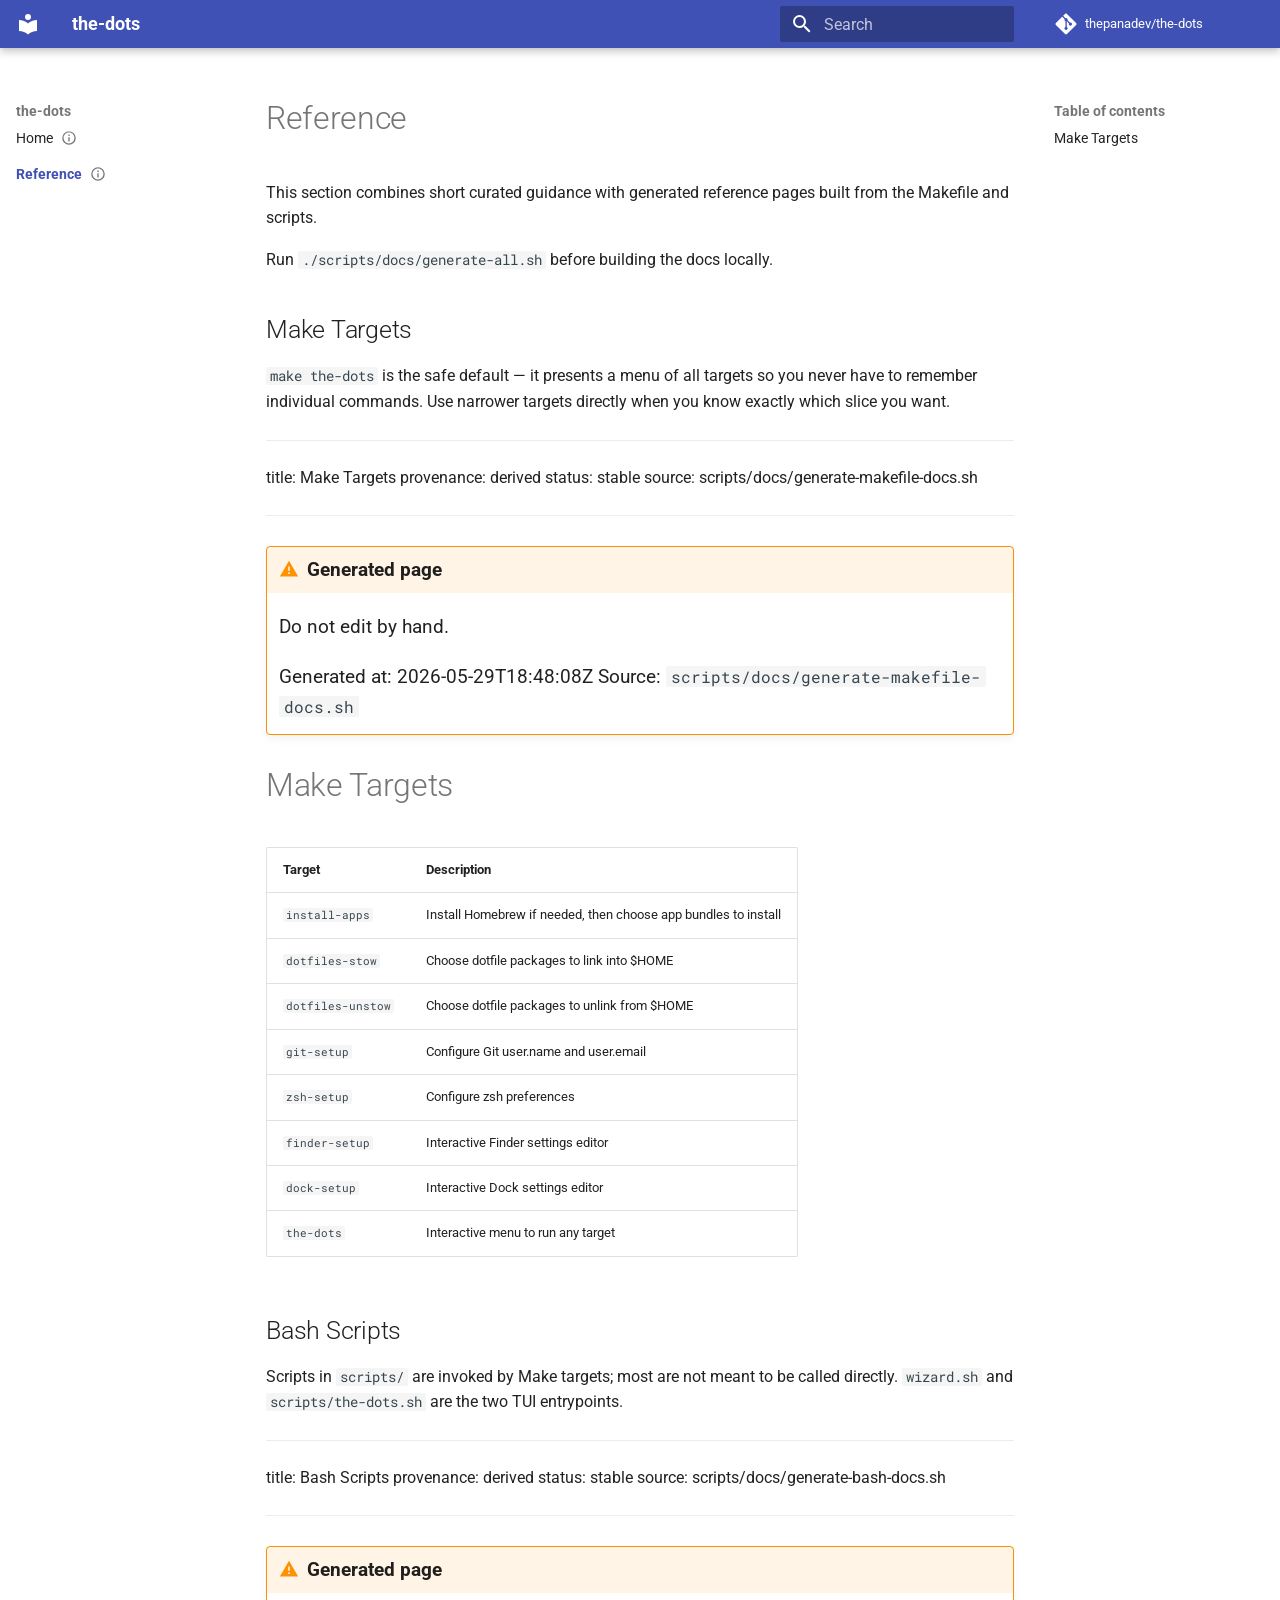
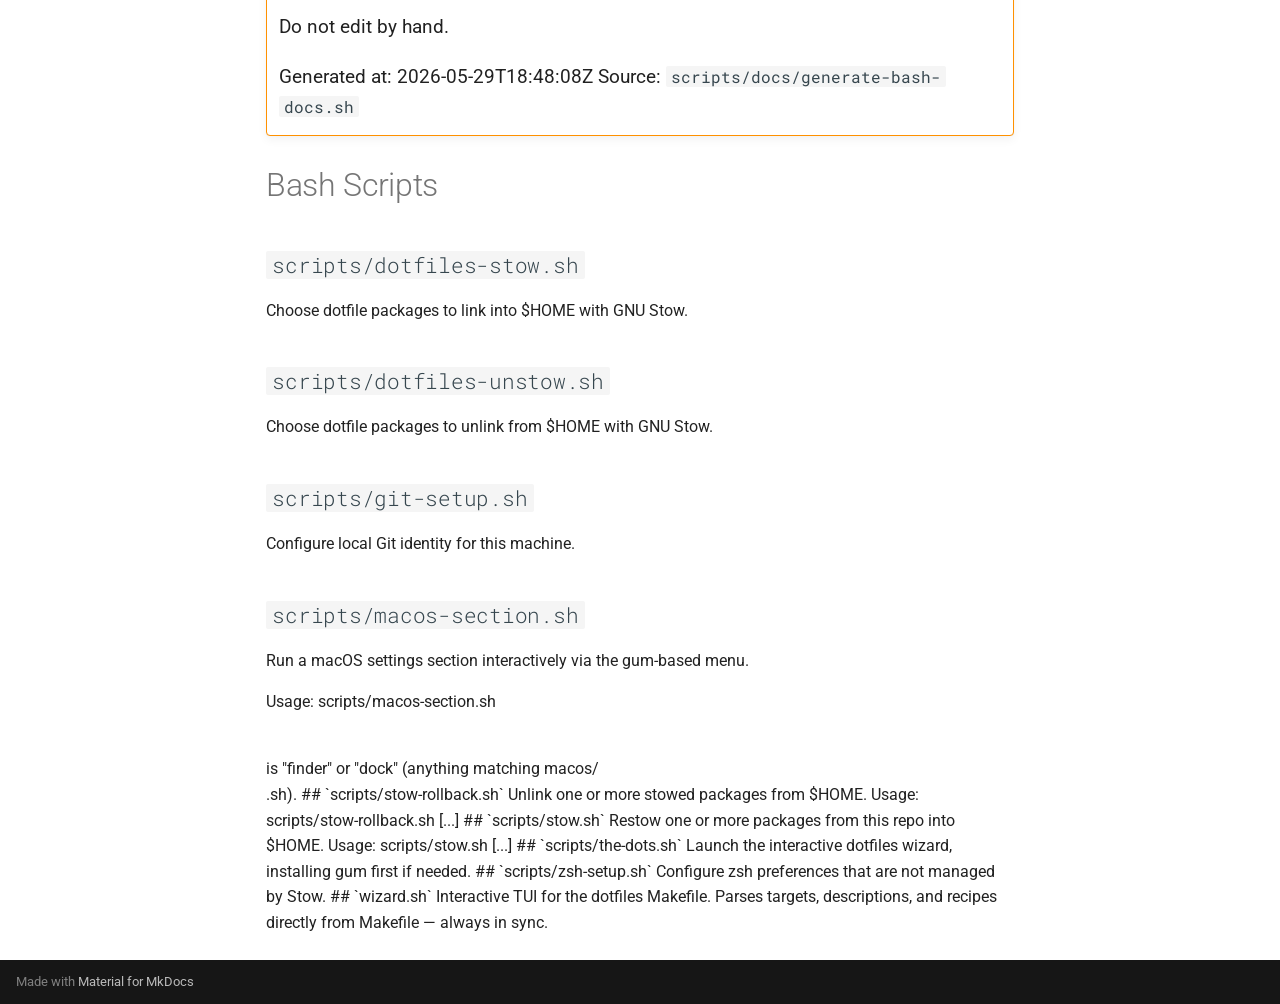
<file: reference/index.html>
<!doctype html>
<html lang="en" class="no-js">
  <head>
    
      <meta charset="utf-8">
      <meta name="viewport" content="width=device-width,initial-scale=1">
      
        <meta name="description" content="Personal macOS dotfiles and environment setup">
      
      
      
        <link rel="canonical" href="https://thepanadev.github.io/the-dots/reference/">
      
      
        <link rel="prev" href="..">
      
      
      
        
      
      
      <link rel="icon" href="../assets/images/favicon.png">
      <meta name="generator" content="mkdocs-1.6.1, mkdocs-material-9.7.6">
    
    
      
        <title>Reference - the-dots</title>
      
    
    
      <link rel="stylesheet" href="../assets/stylesheets/main.484c7ddc.min.css">
      
      


    
    
      
    
    
      
        
        
        <link rel="preconnect" href="https://fonts.gstatic.com" crossorigin>
        <link rel="stylesheet" href="https://fonts.googleapis.com/css?family=Roboto:300,300i,400,400i,700,700i%7CRoboto+Mono:400,400i,700,700i&display=fallback">
        <style>:root{--md-text-font:"Roboto";--md-code-font:"Roboto Mono"}</style>
      
    
    
      <link rel="stylesheet" href="../stylesheets/extra.css">
    
    <script>__md_scope=new URL("..",location),__md_hash=e=>[...e].reduce(((e,_)=>(e<<5)-e+_.charCodeAt(0)),0),__md_get=(e,_=localStorage,t=__md_scope)=>JSON.parse(_.getItem(t.pathname+"."+e)),__md_set=(e,_,t=localStorage,a=__md_scope)=>{try{t.setItem(a.pathname+"."+e,JSON.stringify(_))}catch(e){}}</script>
    
      

    
    
  </head>
  
  
    <body dir="ltr">
  
    
    <input class="md-toggle" data-md-toggle="drawer" type="checkbox" id="__drawer" autocomplete="off">
    <input class="md-toggle" data-md-toggle="search" type="checkbox" id="__search" autocomplete="off">
    <label class="md-overlay" for="__drawer"></label>
    <div data-md-component="skip">
      
        
        <a href="#reference" class="md-skip">
          Skip to content
        </a>
      
    </div>
    <div data-md-component="announce">
      
    </div>
    
    
      

  

<header class="md-header md-header--shadow" data-md-component="header">
  <nav class="md-header__inner md-grid" aria-label="Header">
    <a href=".." title="the-dots" class="md-header__button md-logo" aria-label="the-dots" data-md-component="logo">
      
  
  <svg xmlns="http://www.w3.org/2000/svg" viewBox="0 0 24 24"><path d="M12 8a3 3 0 0 0 3-3 3 3 0 0 0-3-3 3 3 0 0 0-3 3 3 3 0 0 0 3 3m0 3.54C9.64 9.35 6.5 8 3 8v11c3.5 0 6.64 1.35 9 3.54 2.36-2.19 5.5-3.54 9-3.54V8c-3.5 0-6.64 1.35-9 3.54"/></svg>

    </a>
    <label class="md-header__button md-icon" for="__drawer">
      
      <svg xmlns="http://www.w3.org/2000/svg" viewBox="0 0 24 24"><path d="M3 6h18v2H3zm0 5h18v2H3zm0 5h18v2H3z"/></svg>
    </label>
    <div class="md-header__title" data-md-component="header-title">
      <div class="md-header__ellipsis">
        <div class="md-header__topic">
          <span class="md-ellipsis">
            the-dots
          </span>
        </div>
        <div class="md-header__topic" data-md-component="header-topic">
          <span class="md-ellipsis">
            
              Reference
            
          </span>
        </div>
      </div>
    </div>
    
    
      <script>var palette=__md_get("__palette");if(palette&&palette.color){if("(prefers-color-scheme)"===palette.color.media){var media=matchMedia("(prefers-color-scheme: light)"),input=document.querySelector(media.matches?"[data-md-color-media='(prefers-color-scheme: light)']":"[data-md-color-media='(prefers-color-scheme: dark)']");palette.color.media=input.getAttribute("data-md-color-media"),palette.color.scheme=input.getAttribute("data-md-color-scheme"),palette.color.primary=input.getAttribute("data-md-color-primary"),palette.color.accent=input.getAttribute("data-md-color-accent")}for(var[key,value]of Object.entries(palette.color))document.body.setAttribute("data-md-color-"+key,value)}</script>
    
    
    
      
      
        <label class="md-header__button md-icon" for="__search">
          
          <svg xmlns="http://www.w3.org/2000/svg" viewBox="0 0 24 24"><path d="M9.5 3A6.5 6.5 0 0 1 16 9.5c0 1.61-.59 3.09-1.56 4.23l.27.27h.79l5 5-1.5 1.5-5-5v-.79l-.27-.27A6.52 6.52 0 0 1 9.5 16 6.5 6.5 0 0 1 3 9.5 6.5 6.5 0 0 1 9.5 3m0 2C7 5 5 7 5 9.5S7 14 9.5 14 14 12 14 9.5 12 5 9.5 5"/></svg>
        </label>
        <div class="md-search" data-md-component="search" role="dialog">
  <label class="md-search__overlay" for="__search"></label>
  <div class="md-search__inner" role="search">
    <form class="md-search__form" name="search">
      <input type="text" class="md-search__input" name="query" aria-label="Search" placeholder="Search" autocapitalize="off" autocorrect="off" autocomplete="off" spellcheck="false" data-md-component="search-query" required>
      <label class="md-search__icon md-icon" for="__search">
        
        <svg xmlns="http://www.w3.org/2000/svg" viewBox="0 0 24 24"><path d="M9.5 3A6.5 6.5 0 0 1 16 9.5c0 1.61-.59 3.09-1.56 4.23l.27.27h.79l5 5-1.5 1.5-5-5v-.79l-.27-.27A6.52 6.52 0 0 1 9.5 16 6.5 6.5 0 0 1 3 9.5 6.5 6.5 0 0 1 9.5 3m0 2C7 5 5 7 5 9.5S7 14 9.5 14 14 12 14 9.5 12 5 9.5 5"/></svg>
        
        <svg xmlns="http://www.w3.org/2000/svg" viewBox="0 0 24 24"><path d="M20 11v2H8l5.5 5.5-1.42 1.42L4.16 12l7.92-7.92L13.5 5.5 8 11z"/></svg>
      </label>
      <nav class="md-search__options" aria-label="Search">
        
        <button type="reset" class="md-search__icon md-icon" title="Clear" aria-label="Clear" tabindex="-1">
          
          <svg xmlns="http://www.w3.org/2000/svg" viewBox="0 0 24 24"><path d="M19 6.41 17.59 5 12 10.59 6.41 5 5 6.41 10.59 12 5 17.59 6.41 19 12 13.41 17.59 19 19 17.59 13.41 12z"/></svg>
        </button>
      </nav>
      
        <div class="md-search__suggest" data-md-component="search-suggest"></div>
      
    </form>
    <div class="md-search__output">
      <div class="md-search__scrollwrap" tabindex="0" data-md-scrollfix>
        <div class="md-search-result" data-md-component="search-result">
          <div class="md-search-result__meta">
            Initializing search
          </div>
          <ol class="md-search-result__list" role="presentation"></ol>
        </div>
      </div>
    </div>
  </div>
</div>
      
    
    
      <div class="md-header__source">
        <a href="https://github.com/thepanadev/the-dots" title="Go to repository" class="md-source" data-md-component="source">
  <div class="md-source__icon md-icon">
    
    <svg xmlns="http://www.w3.org/2000/svg" viewBox="0 0 448 512"><!--! Font Awesome Free 7.1.0 by @fontawesome - https://fontawesome.com License - https://fontawesome.com/license/free (Icons: CC BY 4.0, Fonts: SIL OFL 1.1, Code: MIT License) Copyright 2025 Fonticons, Inc.--><path d="M439.6 236.1 244 40.5c-5.4-5.5-12.8-8.5-20.4-8.5s-15 3-20.4 8.4L162.5 81l51.5 51.5c27.1-9.1 52.7 16.8 43.4 43.7l49.7 49.7c34.2-11.8 61.2 31 35.5 56.7-26.5 26.5-70.2-2.9-56-37.3L240.3 199v121.9c25.3 12.5 22.3 41.8 9.1 55-6.4 6.4-15.2 10.1-24.3 10.1s-17.8-3.6-24.3-10.1c-17.6-17.6-11.1-46.9 11.2-56v-123c-20.8-8.5-24.6-30.7-18.6-45L142.6 101 8.5 235.1C3 240.6 0 247.9 0 255.5s3 15 8.5 20.4l195.6 195.7c5.4 5.4 12.7 8.4 20.4 8.4s15-3 20.4-8.4l194.7-194.7c5.4-5.4 8.4-12.8 8.4-20.4s-3-15-8.4-20.4"/></svg>
  </div>
  <div class="md-source__repository">
    thepanadev/the-dots
  </div>
</a>
      </div>
    
  </nav>
  
</header>
    
    <div class="md-container" data-md-component="container">
      
      
        
          
        
      
      <main class="md-main" data-md-component="main">
        <div class="md-main__inner md-grid">
          
            
              
              <div class="md-sidebar md-sidebar--primary" data-md-component="sidebar" data-md-type="navigation" >
                <div class="md-sidebar__scrollwrap">
                  <div class="md-sidebar__inner">
                    



<nav class="md-nav md-nav--primary" aria-label="Navigation" data-md-level="0">
  <label class="md-nav__title" for="__drawer">
    <a href=".." title="the-dots" class="md-nav__button md-logo" aria-label="the-dots" data-md-component="logo">
      
  
  <svg xmlns="http://www.w3.org/2000/svg" viewBox="0 0 24 24"><path d="M12 8a3 3 0 0 0 3-3 3 3 0 0 0-3-3 3 3 0 0 0-3 3 3 3 0 0 0 3 3m0 3.54C9.64 9.35 6.5 8 3 8v11c3.5 0 6.64 1.35 9 3.54 2.36-2.19 5.5-3.54 9-3.54V8c-3.5 0-6.64 1.35-9 3.54"/></svg>

    </a>
    the-dots
  </label>
  
    <div class="md-nav__source">
      <a href="https://github.com/thepanadev/the-dots" title="Go to repository" class="md-source" data-md-component="source">
  <div class="md-source__icon md-icon">
    
    <svg xmlns="http://www.w3.org/2000/svg" viewBox="0 0 448 512"><!--! Font Awesome Free 7.1.0 by @fontawesome - https://fontawesome.com License - https://fontawesome.com/license/free (Icons: CC BY 4.0, Fonts: SIL OFL 1.1, Code: MIT License) Copyright 2025 Fonticons, Inc.--><path d="M439.6 236.1 244 40.5c-5.4-5.5-12.8-8.5-20.4-8.5s-15 3-20.4 8.4L162.5 81l51.5 51.5c27.1-9.1 52.7 16.8 43.4 43.7l49.7 49.7c34.2-11.8 61.2 31 35.5 56.7-26.5 26.5-70.2-2.9-56-37.3L240.3 199v121.9c25.3 12.5 22.3 41.8 9.1 55-6.4 6.4-15.2 10.1-24.3 10.1s-17.8-3.6-24.3-10.1c-17.6-17.6-11.1-46.9 11.2-56v-123c-20.8-8.5-24.6-30.7-18.6-45L142.6 101 8.5 235.1C3 240.6 0 247.9 0 255.5s3 15 8.5 20.4l195.6 195.7c5.4 5.4 12.7 8.4 20.4 8.4s15-3 20.4-8.4l194.7-194.7c5.4-5.4 8.4-12.8 8.4-20.4s-3-15-8.4-20.4"/></svg>
  </div>
  <div class="md-source__repository">
    thepanadev/the-dots
  </div>
</a>
    </div>
  
  <ul class="md-nav__list" data-md-scrollfix>
    
      
      
  
  
  
  
    <li class="md-nav__item">
      <a href=".." class="md-nav__link">
        
  
  
  <span class="md-ellipsis">
    
  
    Home
  

    
  </span>
  
  
    
  
  
    <span class="md-status md-status--stable"></span>
  

  

      </a>
    </li>
  

    
      
      
  
  
    
  
  
  
    
    
      
        
          
        
      
    
    
    
      
        
        
      
    
    
    <li class="md-nav__item md-nav__item--active md-nav__item--section md-nav__item--nested">
      
        
        
        <input class="md-nav__toggle md-toggle " type="checkbox" id="__nav_2" checked>
        
          
          <div class="md-nav__link md-nav__container">
            <a href="./" class="md-nav__link md-nav__link--active">
              
  
  
  <span class="md-ellipsis">
    
  
    Reference
  

    
  </span>
  
  
    
  
  
    <span class="md-status md-status--stable"></span>
  

  

            </a>
            
          </div>
        
        <nav class="md-nav" data-md-level="1" aria-labelledby="__nav_2_label" aria-expanded="true">
          <label class="md-nav__title" for="__nav_2">
            <span class="md-nav__icon md-icon"></span>
            
  
    Reference
  

          </label>
          <ul class="md-nav__list" data-md-scrollfix>
            
              
            
          </ul>
        </nav>
      
    </li>
  

    
  </ul>
</nav>
                  </div>
                </div>
              </div>
            
            
              
              <div class="md-sidebar md-sidebar--secondary" data-md-component="sidebar" data-md-type="toc" >
                <div class="md-sidebar__scrollwrap">
                  <div class="md-sidebar__inner">
                    

<nav class="md-nav md-nav--secondary" aria-label="Table of contents">
  
  
  
    
  
  
    <label class="md-nav__title" for="__toc">
      <span class="md-nav__icon md-icon"></span>
      Table of contents
    </label>
    <ul class="md-nav__list" data-md-component="toc" data-md-scrollfix>
      
        <li class="md-nav__item">
  <a href="#make-targets" class="md-nav__link">
    <span class="md-ellipsis">
      
        Make Targets
      
    </span>
  </a>
  
</li>
      
    </ul>
  
</nav>
                  </div>
                </div>
              </div>
            
          
          
            <div class="md-content" data-md-component="content">
              
              <article class="md-content__inner md-typeset">
                
                  


  
  


<h1 id="reference">Reference<a class="headerlink" href="#reference" title="Permanent link">&para;</a></h1>
<p>This section combines short curated guidance with generated reference pages built from the Makefile and scripts.</p>
<p>Run <code>./scripts/docs/generate-all.sh</code> before building the docs locally.</p>
<h2 id="make-targets">Make Targets<a class="headerlink" href="#make-targets" title="Permanent link">&para;</a></h2>
<p><code>make the-dots</code> is the safe default — it presents a menu of all targets so you never have to remember individual commands. Use narrower targets directly when you know exactly which slice you want.</p>
<hr />
<p>title: Make Targets
provenance: derived
status: stable
source: scripts/docs/generate-makefile-docs.sh</p>
<hr />
<div class="admonition warning">
<p class="admonition-title">Generated page</p>
<p>Do not edit by hand.</p>
<p>Generated at: 2026-05-29T18:48:08Z
Source: <code>scripts/docs/generate-makefile-docs.sh</code></p>
</div>
<h1 id="make-targets_1">Make Targets<a class="headerlink" href="#make-targets_1" title="Permanent link">&para;</a></h1>
<table>
<thead>
<tr>
<th>Target</th>
<th>Description</th>
</tr>
</thead>
<tbody>
<tr>
<td><code>install-apps</code></td>
<td>Install Homebrew if needed, then choose app bundles to install</td>
</tr>
<tr>
<td><code>dotfiles-stow</code></td>
<td>Choose dotfile packages to link into $HOME</td>
</tr>
<tr>
<td><code>dotfiles-unstow</code></td>
<td>Choose dotfile packages to unlink from $HOME</td>
</tr>
<tr>
<td><code>git-setup</code></td>
<td>Configure Git user.name and user.email</td>
</tr>
<tr>
<td><code>zsh-setup</code></td>
<td>Configure zsh preferences</td>
</tr>
<tr>
<td><code>finder-setup</code></td>
<td>Interactive Finder settings editor</td>
</tr>
<tr>
<td><code>dock-setup</code></td>
<td>Interactive Dock settings editor</td>
</tr>
<tr>
<td><code>the-dots</code></td>
<td>Interactive menu to run any target</td>
</tr>
</tbody>
</table>
<h2 id="bash-scripts">Bash Scripts<a class="headerlink" href="#bash-scripts" title="Permanent link">&para;</a></h2>
<p>Scripts in <code>scripts/</code> are invoked by Make targets; most are not meant to be called directly. <code>wizard.sh</code> and <code>scripts/the-dots.sh</code> are the two TUI entrypoints.</p>
<hr />
<p>title: Bash Scripts
provenance: derived
status: stable
source: scripts/docs/generate-bash-docs.sh</p>
<hr />
<div class="admonition warning">
<p class="admonition-title">Generated page</p>
<p>Do not edit by hand.</p>
<p>Generated at: 2026-05-29T18:48:08Z
Source: <code>scripts/docs/generate-bash-docs.sh</code></p>
</div>
<h1 id="bash-scripts_1">Bash Scripts<a class="headerlink" href="#bash-scripts_1" title="Permanent link">&para;</a></h1>
<h2 id="scriptsdotfiles-stowsh"><code>scripts/dotfiles-stow.sh</code><a class="headerlink" href="#scriptsdotfiles-stowsh" title="Permanent link">&para;</a></h2>
<p>Choose dotfile packages to link into $HOME with GNU Stow.</p>
<h2 id="scriptsdotfiles-unstowsh"><code>scripts/dotfiles-unstow.sh</code><a class="headerlink" href="#scriptsdotfiles-unstowsh" title="Permanent link">&para;</a></h2>
<p>Choose dotfile packages to unlink from $HOME with GNU Stow.</p>
<h2 id="scriptsgit-setupsh"><code>scripts/git-setup.sh</code><a class="headerlink" href="#scriptsgit-setupsh" title="Permanent link">&para;</a></h2>
<p>Configure local Git identity for this machine.</p>
<h2 id="scriptsmacos-sectionsh"><code>scripts/macos-section.sh</code><a class="headerlink" href="#scriptsmacos-sectionsh" title="Permanent link">&para;</a></h2>
<p>Run a macOS settings section interactively via the gum-based menu.</p>
<p>Usage: scripts/macos-section.sh <section>
<br />
<section> is "finder" or "dock" (anything matching macos/<section>.sh).

## `scripts/stow-rollback.sh`

Unlink one or more stowed packages from $HOME.
Usage: scripts/stow-rollback.sh <pkg> [<pkg>...]

## `scripts/stow.sh`

Restow one or more packages from this repo into $HOME.
Usage: scripts/stow.sh <pkg> [<pkg>...]

## `scripts/the-dots.sh`

Launch the interactive dotfiles wizard, installing gum first if needed.

## `scripts/zsh-setup.sh`

Configure zsh preferences that are not managed by Stow.

## `wizard.sh`

Interactive TUI for the dotfiles Makefile.
Parses targets, descriptions, and recipes directly from Makefile — always in sync.




</p>







  
  






                
              </article>
            </div>
          
          
<script>var target=document.getElementById(location.hash.slice(1));target&&target.name&&(target.checked=target.name.startsWith("__tabbed_"))</script>
        </div>
        
          <button type="button" class="md-top md-icon" data-md-component="top" hidden>
  
  <svg xmlns="http://www.w3.org/2000/svg" viewBox="0 0 24 24"><path d="M13 20h-2V8l-5.5 5.5-1.42-1.42L12 4.16l7.92 7.92-1.42 1.42L13 8z"/></svg>
  Back to top
</button>
        
      </main>
      
        <footer class="md-footer">
  
  <div class="md-footer-meta md-typeset">
    <div class="md-footer-meta__inner md-grid">
      <div class="md-copyright">
  
  
    Made with
    <a href="https://squidfunk.github.io/mkdocs-material/" target="_blank" rel="noopener">
      Material for MkDocs
    </a>
  
</div>
      
    </div>
  </div>
</footer>
      
    </div>
    <div class="md-dialog" data-md-component="dialog">
      <div class="md-dialog__inner md-typeset"></div>
    </div>
    
    
    
      
      
      <script id="__config" type="application/json">{"annotate": null, "base": "..", "features": ["navigation.sections", "navigation.indexes", "navigation.top", "content.code.copy", "search.suggest", "search.highlight"], "search": "../assets/javascripts/workers/search.2c215733.min.js", "tags": null, "translations": {"clipboard.copied": "Copied to clipboard", "clipboard.copy": "Copy to clipboard", "search.result.more.one": "1 more on this page", "search.result.more.other": "# more on this page", "search.result.none": "No matching documents", "search.result.one": "1 matching document", "search.result.other": "# matching documents", "search.result.placeholder": "Type to start searching", "search.result.term.missing": "Missing", "select.version": "Select version"}, "version": null}</script>
    
    
      <script src="../assets/javascripts/bundle.79ae519e.min.js"></script>
      
    
  </body>
</html>
</file>
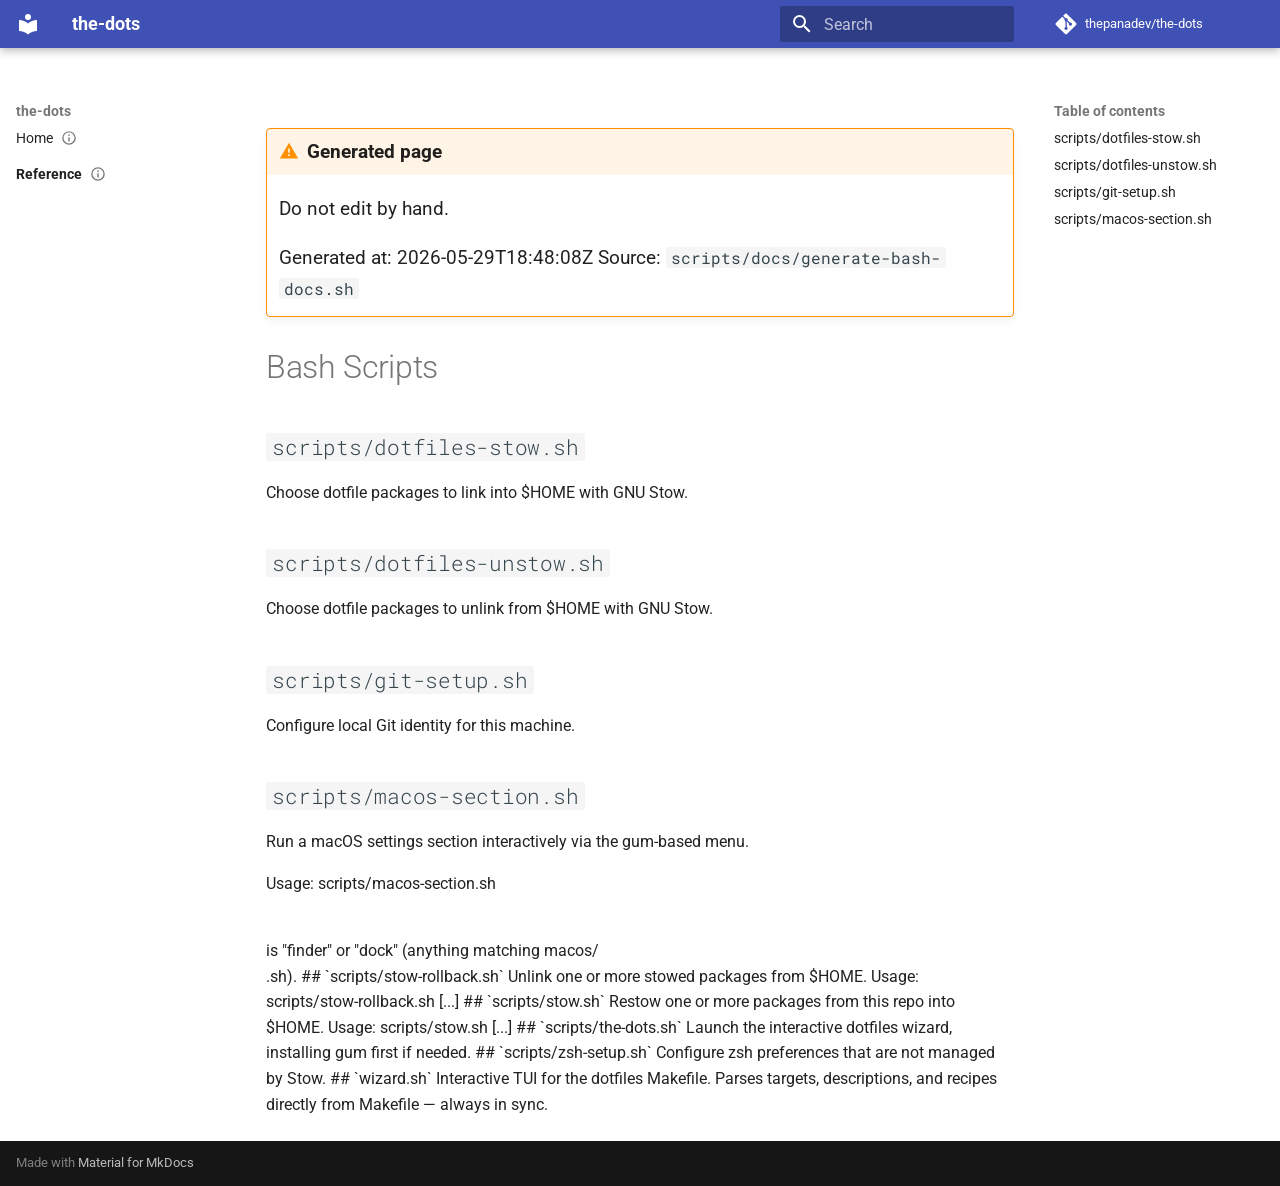
<file: reference/_generated/bash-scripts/index.html>
<!doctype html>
<html lang="en" class="no-js">
  <head>
    
      <meta charset="utf-8">
      <meta name="viewport" content="width=device-width,initial-scale=1">
      
        <meta name="description" content="Personal macOS dotfiles and environment setup">
      
      
      
        <link rel="canonical" href="https://thepanadev.github.io/the-dots/reference/_generated/bash-scripts/">
      
      
      
      
        
      
      
      <link rel="icon" href="../../../assets/images/favicon.png">
      <meta name="generator" content="mkdocs-1.6.1, mkdocs-material-9.7.6">
    
    
      
        <title>Bash Scripts - the-dots</title>
      
    
    
      <link rel="stylesheet" href="../../../assets/stylesheets/main.484c7ddc.min.css">
      
      


    
    
      
    
    
      
        
        
        <link rel="preconnect" href="https://fonts.gstatic.com" crossorigin>
        <link rel="stylesheet" href="https://fonts.googleapis.com/css?family=Roboto:300,300i,400,400i,700,700i%7CRoboto+Mono:400,400i,700,700i&display=fallback">
        <style>:root{--md-text-font:"Roboto";--md-code-font:"Roboto Mono"}</style>
      
    
    
      <link rel="stylesheet" href="../../../stylesheets/extra.css">
    
    <script>__md_scope=new URL("../../..",location),__md_hash=e=>[...e].reduce(((e,_)=>(e<<5)-e+_.charCodeAt(0)),0),__md_get=(e,_=localStorage,t=__md_scope)=>JSON.parse(_.getItem(t.pathname+"."+e)),__md_set=(e,_,t=localStorage,a=__md_scope)=>{try{t.setItem(a.pathname+"."+e,JSON.stringify(_))}catch(e){}}</script>
    
      

    
    
  </head>
  
  
    <body dir="ltr">
  
    
    <input class="md-toggle" data-md-toggle="drawer" type="checkbox" id="__drawer" autocomplete="off">
    <input class="md-toggle" data-md-toggle="search" type="checkbox" id="__search" autocomplete="off">
    <label class="md-overlay" for="__drawer"></label>
    <div data-md-component="skip">
      
        
        <a href="#bash-scripts" class="md-skip">
          Skip to content
        </a>
      
    </div>
    <div data-md-component="announce">
      
    </div>
    
    
      

  

<header class="md-header md-header--shadow" data-md-component="header">
  <nav class="md-header__inner md-grid" aria-label="Header">
    <a href="../../.." title="the-dots" class="md-header__button md-logo" aria-label="the-dots" data-md-component="logo">
      
  
  <svg xmlns="http://www.w3.org/2000/svg" viewBox="0 0 24 24"><path d="M12 8a3 3 0 0 0 3-3 3 3 0 0 0-3-3 3 3 0 0 0-3 3 3 3 0 0 0 3 3m0 3.54C9.64 9.35 6.5 8 3 8v11c3.5 0 6.64 1.35 9 3.54 2.36-2.19 5.5-3.54 9-3.54V8c-3.5 0-6.64 1.35-9 3.54"/></svg>

    </a>
    <label class="md-header__button md-icon" for="__drawer">
      
      <svg xmlns="http://www.w3.org/2000/svg" viewBox="0 0 24 24"><path d="M3 6h18v2H3zm0 5h18v2H3zm0 5h18v2H3z"/></svg>
    </label>
    <div class="md-header__title" data-md-component="header-title">
      <div class="md-header__ellipsis">
        <div class="md-header__topic">
          <span class="md-ellipsis">
            the-dots
          </span>
        </div>
        <div class="md-header__topic" data-md-component="header-topic">
          <span class="md-ellipsis">
            
              Bash Scripts
            
          </span>
        </div>
      </div>
    </div>
    
    
      <script>var palette=__md_get("__palette");if(palette&&palette.color){if("(prefers-color-scheme)"===palette.color.media){var media=matchMedia("(prefers-color-scheme: light)"),input=document.querySelector(media.matches?"[data-md-color-media='(prefers-color-scheme: light)']":"[data-md-color-media='(prefers-color-scheme: dark)']");palette.color.media=input.getAttribute("data-md-color-media"),palette.color.scheme=input.getAttribute("data-md-color-scheme"),palette.color.primary=input.getAttribute("data-md-color-primary"),palette.color.accent=input.getAttribute("data-md-color-accent")}for(var[key,value]of Object.entries(palette.color))document.body.setAttribute("data-md-color-"+key,value)}</script>
    
    
    
      
      
        <label class="md-header__button md-icon" for="__search">
          
          <svg xmlns="http://www.w3.org/2000/svg" viewBox="0 0 24 24"><path d="M9.5 3A6.5 6.5 0 0 1 16 9.5c0 1.61-.59 3.09-1.56 4.23l.27.27h.79l5 5-1.5 1.5-5-5v-.79l-.27-.27A6.52 6.52 0 0 1 9.5 16 6.5 6.5 0 0 1 3 9.5 6.5 6.5 0 0 1 9.5 3m0 2C7 5 5 7 5 9.5S7 14 9.5 14 14 12 14 9.5 12 5 9.5 5"/></svg>
        </label>
        <div class="md-search" data-md-component="search" role="dialog">
  <label class="md-search__overlay" for="__search"></label>
  <div class="md-search__inner" role="search">
    <form class="md-search__form" name="search">
      <input type="text" class="md-search__input" name="query" aria-label="Search" placeholder="Search" autocapitalize="off" autocorrect="off" autocomplete="off" spellcheck="false" data-md-component="search-query" required>
      <label class="md-search__icon md-icon" for="__search">
        
        <svg xmlns="http://www.w3.org/2000/svg" viewBox="0 0 24 24"><path d="M9.5 3A6.5 6.5 0 0 1 16 9.5c0 1.61-.59 3.09-1.56 4.23l.27.27h.79l5 5-1.5 1.5-5-5v-.79l-.27-.27A6.52 6.52 0 0 1 9.5 16 6.5 6.5 0 0 1 3 9.5 6.5 6.5 0 0 1 9.5 3m0 2C7 5 5 7 5 9.5S7 14 9.5 14 14 12 14 9.5 12 5 9.5 5"/></svg>
        
        <svg xmlns="http://www.w3.org/2000/svg" viewBox="0 0 24 24"><path d="M20 11v2H8l5.5 5.5-1.42 1.42L4.16 12l7.92-7.92L13.5 5.5 8 11z"/></svg>
      </label>
      <nav class="md-search__options" aria-label="Search">
        
        <button type="reset" class="md-search__icon md-icon" title="Clear" aria-label="Clear" tabindex="-1">
          
          <svg xmlns="http://www.w3.org/2000/svg" viewBox="0 0 24 24"><path d="M19 6.41 17.59 5 12 10.59 6.41 5 5 6.41 10.59 12 5 17.59 6.41 19 12 13.41 17.59 19 19 17.59 13.41 12z"/></svg>
        </button>
      </nav>
      
        <div class="md-search__suggest" data-md-component="search-suggest"></div>
      
    </form>
    <div class="md-search__output">
      <div class="md-search__scrollwrap" tabindex="0" data-md-scrollfix>
        <div class="md-search-result" data-md-component="search-result">
          <div class="md-search-result__meta">
            Initializing search
          </div>
          <ol class="md-search-result__list" role="presentation"></ol>
        </div>
      </div>
    </div>
  </div>
</div>
      
    
    
      <div class="md-header__source">
        <a href="https://github.com/thepanadev/the-dots" title="Go to repository" class="md-source" data-md-component="source">
  <div class="md-source__icon md-icon">
    
    <svg xmlns="http://www.w3.org/2000/svg" viewBox="0 0 448 512"><!--! Font Awesome Free 7.1.0 by @fontawesome - https://fontawesome.com License - https://fontawesome.com/license/free (Icons: CC BY 4.0, Fonts: SIL OFL 1.1, Code: MIT License) Copyright 2025 Fonticons, Inc.--><path d="M439.6 236.1 244 40.5c-5.4-5.5-12.8-8.5-20.4-8.5s-15 3-20.4 8.4L162.5 81l51.5 51.5c27.1-9.1 52.7 16.8 43.4 43.7l49.7 49.7c34.2-11.8 61.2 31 35.5 56.7-26.5 26.5-70.2-2.9-56-37.3L240.3 199v121.9c25.3 12.5 22.3 41.8 9.1 55-6.4 6.4-15.2 10.1-24.3 10.1s-17.8-3.6-24.3-10.1c-17.6-17.6-11.1-46.9 11.2-56v-123c-20.8-8.5-24.6-30.7-18.6-45L142.6 101 8.5 235.1C3 240.6 0 247.9 0 255.5s3 15 8.5 20.4l195.6 195.7c5.4 5.4 12.7 8.4 20.4 8.4s15-3 20.4-8.4l194.7-194.7c5.4-5.4 8.4-12.8 8.4-20.4s-3-15-8.4-20.4"/></svg>
  </div>
  <div class="md-source__repository">
    thepanadev/the-dots
  </div>
</a>
      </div>
    
  </nav>
  
</header>
    
    <div class="md-container" data-md-component="container">
      
      
        
          
        
      
      <main class="md-main" data-md-component="main">
        <div class="md-main__inner md-grid">
          
            
              
              <div class="md-sidebar md-sidebar--primary" data-md-component="sidebar" data-md-type="navigation" >
                <div class="md-sidebar__scrollwrap">
                  <div class="md-sidebar__inner">
                    



<nav class="md-nav md-nav--primary" aria-label="Navigation" data-md-level="0">
  <label class="md-nav__title" for="__drawer">
    <a href="../../.." title="the-dots" class="md-nav__button md-logo" aria-label="the-dots" data-md-component="logo">
      
  
  <svg xmlns="http://www.w3.org/2000/svg" viewBox="0 0 24 24"><path d="M12 8a3 3 0 0 0 3-3 3 3 0 0 0-3-3 3 3 0 0 0-3 3 3 3 0 0 0 3 3m0 3.54C9.64 9.35 6.5 8 3 8v11c3.5 0 6.64 1.35 9 3.54 2.36-2.19 5.5-3.54 9-3.54V8c-3.5 0-6.64 1.35-9 3.54"/></svg>

    </a>
    the-dots
  </label>
  
    <div class="md-nav__source">
      <a href="https://github.com/thepanadev/the-dots" title="Go to repository" class="md-source" data-md-component="source">
  <div class="md-source__icon md-icon">
    
    <svg xmlns="http://www.w3.org/2000/svg" viewBox="0 0 448 512"><!--! Font Awesome Free 7.1.0 by @fontawesome - https://fontawesome.com License - https://fontawesome.com/license/free (Icons: CC BY 4.0, Fonts: SIL OFL 1.1, Code: MIT License) Copyright 2025 Fonticons, Inc.--><path d="M439.6 236.1 244 40.5c-5.4-5.5-12.8-8.5-20.4-8.5s-15 3-20.4 8.4L162.5 81l51.5 51.5c27.1-9.1 52.7 16.8 43.4 43.7l49.7 49.7c34.2-11.8 61.2 31 35.5 56.7-26.5 26.5-70.2-2.9-56-37.3L240.3 199v121.9c25.3 12.5 22.3 41.8 9.1 55-6.4 6.4-15.2 10.1-24.3 10.1s-17.8-3.6-24.3-10.1c-17.6-17.6-11.1-46.9 11.2-56v-123c-20.8-8.5-24.6-30.7-18.6-45L142.6 101 8.5 235.1C3 240.6 0 247.9 0 255.5s3 15 8.5 20.4l195.6 195.7c5.4 5.4 12.7 8.4 20.4 8.4s15-3 20.4-8.4l194.7-194.7c5.4-5.4 8.4-12.8 8.4-20.4s-3-15-8.4-20.4"/></svg>
  </div>
  <div class="md-source__repository">
    thepanadev/the-dots
  </div>
</a>
    </div>
  
  <ul class="md-nav__list" data-md-scrollfix>
    
      
      
  
  
  
  
    <li class="md-nav__item">
      <a href="../../.." class="md-nav__link">
        
  
  
  <span class="md-ellipsis">
    
  
    Home
  

    
  </span>
  
  
    
  
  
    <span class="md-status md-status--stable"></span>
  

  

      </a>
    </li>
  

    
      
      
  
  
  
  
    
    
      
        
          
        
      
    
    
    
      
        
        
      
    
    
    <li class="md-nav__item md-nav__item--section md-nav__item--nested">
      
        
        
        <input class="md-nav__toggle md-toggle " type="checkbox" id="__nav_2" >
        
          
          <div class="md-nav__link md-nav__container">
            <a href="../../" class="md-nav__link ">
              
  
  
  <span class="md-ellipsis">
    
  
    Reference
  

    
  </span>
  
  
    
  
  
    <span class="md-status md-status--stable"></span>
  

  

            </a>
            
          </div>
        
        <nav class="md-nav" data-md-level="1" aria-labelledby="__nav_2_label" aria-expanded="false">
          <label class="md-nav__title" for="__nav_2">
            <span class="md-nav__icon md-icon"></span>
            
  
    Reference
  

          </label>
          <ul class="md-nav__list" data-md-scrollfix>
            
              
            
          </ul>
        </nav>
      
    </li>
  

    
  </ul>
</nav>
                  </div>
                </div>
              </div>
            
            
              
              <div class="md-sidebar md-sidebar--secondary" data-md-component="sidebar" data-md-type="toc" >
                <div class="md-sidebar__scrollwrap">
                  <div class="md-sidebar__inner">
                    

<nav class="md-nav md-nav--secondary" aria-label="Table of contents">
  
  
  
    
  
  
    <label class="md-nav__title" for="__toc">
      <span class="md-nav__icon md-icon"></span>
      Table of contents
    </label>
    <ul class="md-nav__list" data-md-component="toc" data-md-scrollfix>
      
        <li class="md-nav__item">
  <a href="#scriptsdotfiles-stowsh" class="md-nav__link">
    <span class="md-ellipsis">
      
        scripts/dotfiles-stow.sh
      
    </span>
  </a>
  
</li>
      
        <li class="md-nav__item">
  <a href="#scriptsdotfiles-unstowsh" class="md-nav__link">
    <span class="md-ellipsis">
      
        scripts/dotfiles-unstow.sh
      
    </span>
  </a>
  
</li>
      
        <li class="md-nav__item">
  <a href="#scriptsgit-setupsh" class="md-nav__link">
    <span class="md-ellipsis">
      
        scripts/git-setup.sh
      
    </span>
  </a>
  
</li>
      
        <li class="md-nav__item">
  <a href="#scriptsmacos-sectionsh" class="md-nav__link">
    <span class="md-ellipsis">
      
        scripts/macos-section.sh
      
    </span>
  </a>
  
</li>
      
    </ul>
  
</nav>
                  </div>
                </div>
              </div>
            
          
          
            <div class="md-content" data-md-component="content">
              
              <article class="md-content__inner md-typeset">
                
                  


  
  


<div class="admonition warning">
<p class="admonition-title">Generated page</p>
<p>Do not edit by hand.</p>
<p>Generated at: 2026-05-29T18:48:08Z
Source: <code>scripts/docs/generate-bash-docs.sh</code></p>
</div>
<h1 id="bash-scripts">Bash Scripts<a class="headerlink" href="#bash-scripts" title="Permanent link">&para;</a></h1>
<h2 id="scriptsdotfiles-stowsh"><code>scripts/dotfiles-stow.sh</code><a class="headerlink" href="#scriptsdotfiles-stowsh" title="Permanent link">&para;</a></h2>
<p>Choose dotfile packages to link into $HOME with GNU Stow.</p>
<h2 id="scriptsdotfiles-unstowsh"><code>scripts/dotfiles-unstow.sh</code><a class="headerlink" href="#scriptsdotfiles-unstowsh" title="Permanent link">&para;</a></h2>
<p>Choose dotfile packages to unlink from $HOME with GNU Stow.</p>
<h2 id="scriptsgit-setupsh"><code>scripts/git-setup.sh</code><a class="headerlink" href="#scriptsgit-setupsh" title="Permanent link">&para;</a></h2>
<p>Configure local Git identity for this machine.</p>
<h2 id="scriptsmacos-sectionsh"><code>scripts/macos-section.sh</code><a class="headerlink" href="#scriptsmacos-sectionsh" title="Permanent link">&para;</a></h2>
<p>Run a macOS settings section interactively via the gum-based menu.</p>
<p>Usage: scripts/macos-section.sh <section>
<br />
<section> is "finder" or "dock" (anything matching macos/<section>.sh).

## `scripts/stow-rollback.sh`

Unlink one or more stowed packages from $HOME.
Usage: scripts/stow-rollback.sh <pkg> [<pkg>...]

## `scripts/stow.sh`

Restow one or more packages from this repo into $HOME.
Usage: scripts/stow.sh <pkg> [<pkg>...]

## `scripts/the-dots.sh`

Launch the interactive dotfiles wizard, installing gum first if needed.

## `scripts/zsh-setup.sh`

Configure zsh preferences that are not managed by Stow.

## `wizard.sh`

Interactive TUI for the dotfiles Makefile.
Parses targets, descriptions, and recipes directly from Makefile — always in sync.



</p>







  
  






                
              </article>
            </div>
          
          
<script>var target=document.getElementById(location.hash.slice(1));target&&target.name&&(target.checked=target.name.startsWith("__tabbed_"))</script>
        </div>
        
          <button type="button" class="md-top md-icon" data-md-component="top" hidden>
  
  <svg xmlns="http://www.w3.org/2000/svg" viewBox="0 0 24 24"><path d="M13 20h-2V8l-5.5 5.5-1.42-1.42L12 4.16l7.92 7.92-1.42 1.42L13 8z"/></svg>
  Back to top
</button>
        
      </main>
      
        <footer class="md-footer">
  
  <div class="md-footer-meta md-typeset">
    <div class="md-footer-meta__inner md-grid">
      <div class="md-copyright">
  
  
    Made with
    <a href="https://squidfunk.github.io/mkdocs-material/" target="_blank" rel="noopener">
      Material for MkDocs
    </a>
  
</div>
      
    </div>
  </div>
</footer>
      
    </div>
    <div class="md-dialog" data-md-component="dialog">
      <div class="md-dialog__inner md-typeset"></div>
    </div>
    
    
    
      
      
      <script id="__config" type="application/json">{"annotate": null, "base": "../../..", "features": ["navigation.sections", "navigation.indexes", "navigation.top", "content.code.copy", "search.suggest", "search.highlight"], "search": "../../../assets/javascripts/workers/search.2c215733.min.js", "tags": null, "translations": {"clipboard.copied": "Copied to clipboard", "clipboard.copy": "Copy to clipboard", "search.result.more.one": "1 more on this page", "search.result.more.other": "# more on this page", "search.result.none": "No matching documents", "search.result.one": "1 matching document", "search.result.other": "# matching documents", "search.result.placeholder": "Type to start searching", "search.result.term.missing": "Missing", "select.version": "Select version"}, "version": null}</script>
    
    
      <script src="../../../assets/javascripts/bundle.79ae519e.min.js"></script>
      
    
  </body>
</html>
</file>
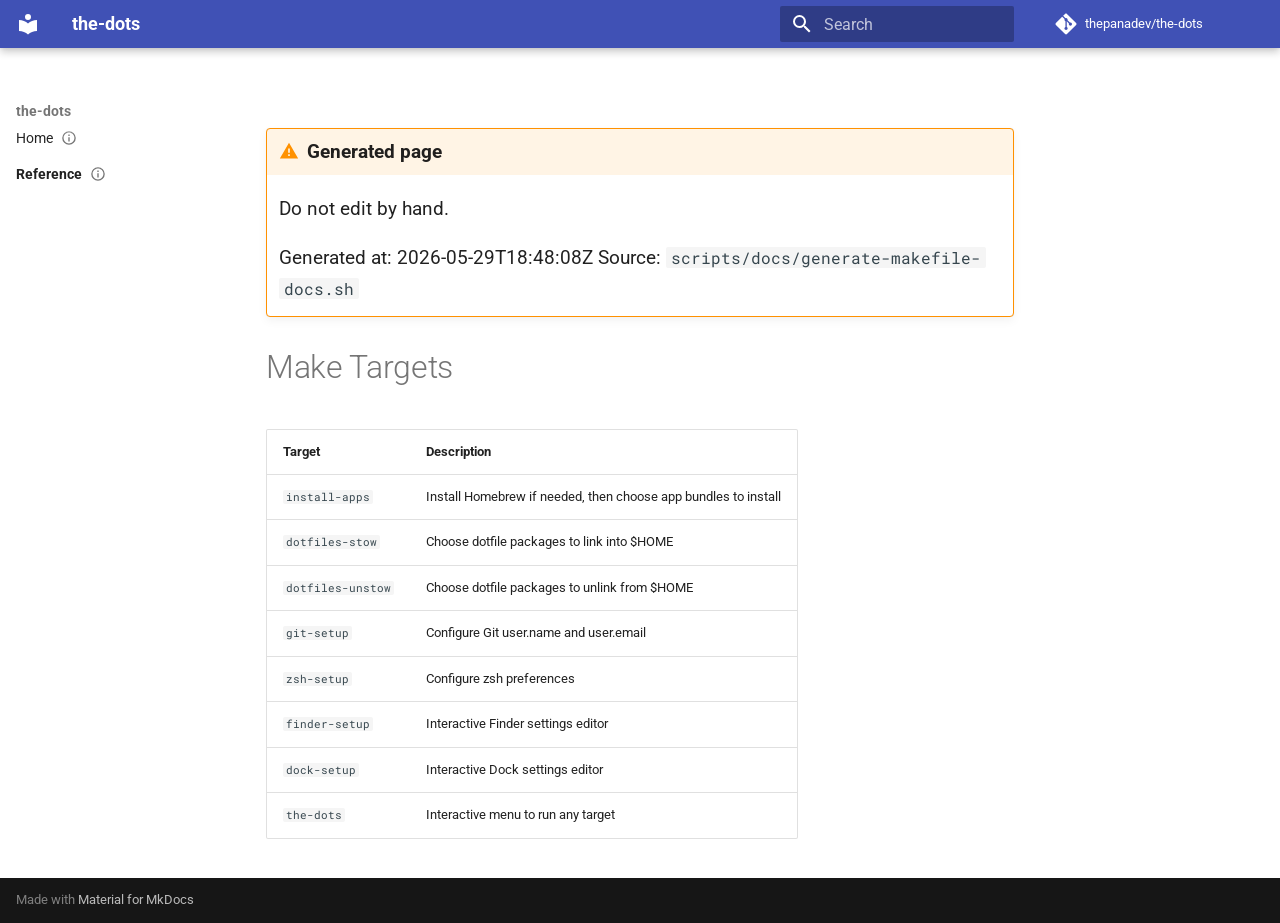
<file: reference/_generated/make-targets/index.html>
<!doctype html>
<html lang="en" class="no-js">
  <head>
    
      <meta charset="utf-8">
      <meta name="viewport" content="width=device-width,initial-scale=1">
      
        <meta name="description" content="Personal macOS dotfiles and environment setup">
      
      
      
        <link rel="canonical" href="https://thepanadev.github.io/the-dots/reference/_generated/make-targets/">
      
      
      
      
        
      
      
      <link rel="icon" href="../../../assets/images/favicon.png">
      <meta name="generator" content="mkdocs-1.6.1, mkdocs-material-9.7.6">
    
    
      
        <title>Make Targets - the-dots</title>
      
    
    
      <link rel="stylesheet" href="../../../assets/stylesheets/main.484c7ddc.min.css">
      
      


    
    
      
    
    
      
        
        
        <link rel="preconnect" href="https://fonts.gstatic.com" crossorigin>
        <link rel="stylesheet" href="https://fonts.googleapis.com/css?family=Roboto:300,300i,400,400i,700,700i%7CRoboto+Mono:400,400i,700,700i&display=fallback">
        <style>:root{--md-text-font:"Roboto";--md-code-font:"Roboto Mono"}</style>
      
    
    
      <link rel="stylesheet" href="../../../stylesheets/extra.css">
    
    <script>__md_scope=new URL("../../..",location),__md_hash=e=>[...e].reduce(((e,_)=>(e<<5)-e+_.charCodeAt(0)),0),__md_get=(e,_=localStorage,t=__md_scope)=>JSON.parse(_.getItem(t.pathname+"."+e)),__md_set=(e,_,t=localStorage,a=__md_scope)=>{try{t.setItem(a.pathname+"."+e,JSON.stringify(_))}catch(e){}}</script>
    
      

    
    
  </head>
  
  
    <body dir="ltr">
  
    
    <input class="md-toggle" data-md-toggle="drawer" type="checkbox" id="__drawer" autocomplete="off">
    <input class="md-toggle" data-md-toggle="search" type="checkbox" id="__search" autocomplete="off">
    <label class="md-overlay" for="__drawer"></label>
    <div data-md-component="skip">
      
        
        <a href="#make-targets" class="md-skip">
          Skip to content
        </a>
      
    </div>
    <div data-md-component="announce">
      
    </div>
    
    
      

  

<header class="md-header md-header--shadow" data-md-component="header">
  <nav class="md-header__inner md-grid" aria-label="Header">
    <a href="../../.." title="the-dots" class="md-header__button md-logo" aria-label="the-dots" data-md-component="logo">
      
  
  <svg xmlns="http://www.w3.org/2000/svg" viewBox="0 0 24 24"><path d="M12 8a3 3 0 0 0 3-3 3 3 0 0 0-3-3 3 3 0 0 0-3 3 3 3 0 0 0 3 3m0 3.54C9.64 9.35 6.5 8 3 8v11c3.5 0 6.64 1.35 9 3.54 2.36-2.19 5.5-3.54 9-3.54V8c-3.5 0-6.64 1.35-9 3.54"/></svg>

    </a>
    <label class="md-header__button md-icon" for="__drawer">
      
      <svg xmlns="http://www.w3.org/2000/svg" viewBox="0 0 24 24"><path d="M3 6h18v2H3zm0 5h18v2H3zm0 5h18v2H3z"/></svg>
    </label>
    <div class="md-header__title" data-md-component="header-title">
      <div class="md-header__ellipsis">
        <div class="md-header__topic">
          <span class="md-ellipsis">
            the-dots
          </span>
        </div>
        <div class="md-header__topic" data-md-component="header-topic">
          <span class="md-ellipsis">
            
              Make Targets
            
          </span>
        </div>
      </div>
    </div>
    
    
      <script>var palette=__md_get("__palette");if(palette&&palette.color){if("(prefers-color-scheme)"===palette.color.media){var media=matchMedia("(prefers-color-scheme: light)"),input=document.querySelector(media.matches?"[data-md-color-media='(prefers-color-scheme: light)']":"[data-md-color-media='(prefers-color-scheme: dark)']");palette.color.media=input.getAttribute("data-md-color-media"),palette.color.scheme=input.getAttribute("data-md-color-scheme"),palette.color.primary=input.getAttribute("data-md-color-primary"),palette.color.accent=input.getAttribute("data-md-color-accent")}for(var[key,value]of Object.entries(palette.color))document.body.setAttribute("data-md-color-"+key,value)}</script>
    
    
    
      
      
        <label class="md-header__button md-icon" for="__search">
          
          <svg xmlns="http://www.w3.org/2000/svg" viewBox="0 0 24 24"><path d="M9.5 3A6.5 6.5 0 0 1 16 9.5c0 1.61-.59 3.09-1.56 4.23l.27.27h.79l5 5-1.5 1.5-5-5v-.79l-.27-.27A6.52 6.52 0 0 1 9.5 16 6.5 6.5 0 0 1 3 9.5 6.5 6.5 0 0 1 9.5 3m0 2C7 5 5 7 5 9.5S7 14 9.5 14 14 12 14 9.5 12 5 9.5 5"/></svg>
        </label>
        <div class="md-search" data-md-component="search" role="dialog">
  <label class="md-search__overlay" for="__search"></label>
  <div class="md-search__inner" role="search">
    <form class="md-search__form" name="search">
      <input type="text" class="md-search__input" name="query" aria-label="Search" placeholder="Search" autocapitalize="off" autocorrect="off" autocomplete="off" spellcheck="false" data-md-component="search-query" required>
      <label class="md-search__icon md-icon" for="__search">
        
        <svg xmlns="http://www.w3.org/2000/svg" viewBox="0 0 24 24"><path d="M9.5 3A6.5 6.5 0 0 1 16 9.5c0 1.61-.59 3.09-1.56 4.23l.27.27h.79l5 5-1.5 1.5-5-5v-.79l-.27-.27A6.52 6.52 0 0 1 9.5 16 6.5 6.5 0 0 1 3 9.5 6.5 6.5 0 0 1 9.5 3m0 2C7 5 5 7 5 9.5S7 14 9.5 14 14 12 14 9.5 12 5 9.5 5"/></svg>
        
        <svg xmlns="http://www.w3.org/2000/svg" viewBox="0 0 24 24"><path d="M20 11v2H8l5.5 5.5-1.42 1.42L4.16 12l7.92-7.92L13.5 5.5 8 11z"/></svg>
      </label>
      <nav class="md-search__options" aria-label="Search">
        
        <button type="reset" class="md-search__icon md-icon" title="Clear" aria-label="Clear" tabindex="-1">
          
          <svg xmlns="http://www.w3.org/2000/svg" viewBox="0 0 24 24"><path d="M19 6.41 17.59 5 12 10.59 6.41 5 5 6.41 10.59 12 5 17.59 6.41 19 12 13.41 17.59 19 19 17.59 13.41 12z"/></svg>
        </button>
      </nav>
      
        <div class="md-search__suggest" data-md-component="search-suggest"></div>
      
    </form>
    <div class="md-search__output">
      <div class="md-search__scrollwrap" tabindex="0" data-md-scrollfix>
        <div class="md-search-result" data-md-component="search-result">
          <div class="md-search-result__meta">
            Initializing search
          </div>
          <ol class="md-search-result__list" role="presentation"></ol>
        </div>
      </div>
    </div>
  </div>
</div>
      
    
    
      <div class="md-header__source">
        <a href="https://github.com/thepanadev/the-dots" title="Go to repository" class="md-source" data-md-component="source">
  <div class="md-source__icon md-icon">
    
    <svg xmlns="http://www.w3.org/2000/svg" viewBox="0 0 448 512"><!--! Font Awesome Free 7.1.0 by @fontawesome - https://fontawesome.com License - https://fontawesome.com/license/free (Icons: CC BY 4.0, Fonts: SIL OFL 1.1, Code: MIT License) Copyright 2025 Fonticons, Inc.--><path d="M439.6 236.1 244 40.5c-5.4-5.5-12.8-8.5-20.4-8.5s-15 3-20.4 8.4L162.5 81l51.5 51.5c27.1-9.1 52.7 16.8 43.4 43.7l49.7 49.7c34.2-11.8 61.2 31 35.5 56.7-26.5 26.5-70.2-2.9-56-37.3L240.3 199v121.9c25.3 12.5 22.3 41.8 9.1 55-6.4 6.4-15.2 10.1-24.3 10.1s-17.8-3.6-24.3-10.1c-17.6-17.6-11.1-46.9 11.2-56v-123c-20.8-8.5-24.6-30.7-18.6-45L142.6 101 8.5 235.1C3 240.6 0 247.9 0 255.5s3 15 8.5 20.4l195.6 195.7c5.4 5.4 12.7 8.4 20.4 8.4s15-3 20.4-8.4l194.7-194.7c5.4-5.4 8.4-12.8 8.4-20.4s-3-15-8.4-20.4"/></svg>
  </div>
  <div class="md-source__repository">
    thepanadev/the-dots
  </div>
</a>
      </div>
    
  </nav>
  
</header>
    
    <div class="md-container" data-md-component="container">
      
      
        
          
        
      
      <main class="md-main" data-md-component="main">
        <div class="md-main__inner md-grid">
          
            
              
              <div class="md-sidebar md-sidebar--primary" data-md-component="sidebar" data-md-type="navigation" >
                <div class="md-sidebar__scrollwrap">
                  <div class="md-sidebar__inner">
                    



<nav class="md-nav md-nav--primary" aria-label="Navigation" data-md-level="0">
  <label class="md-nav__title" for="__drawer">
    <a href="../../.." title="the-dots" class="md-nav__button md-logo" aria-label="the-dots" data-md-component="logo">
      
  
  <svg xmlns="http://www.w3.org/2000/svg" viewBox="0 0 24 24"><path d="M12 8a3 3 0 0 0 3-3 3 3 0 0 0-3-3 3 3 0 0 0-3 3 3 3 0 0 0 3 3m0 3.54C9.64 9.35 6.5 8 3 8v11c3.5 0 6.64 1.35 9 3.54 2.36-2.19 5.5-3.54 9-3.54V8c-3.5 0-6.64 1.35-9 3.54"/></svg>

    </a>
    the-dots
  </label>
  
    <div class="md-nav__source">
      <a href="https://github.com/thepanadev/the-dots" title="Go to repository" class="md-source" data-md-component="source">
  <div class="md-source__icon md-icon">
    
    <svg xmlns="http://www.w3.org/2000/svg" viewBox="0 0 448 512"><!--! Font Awesome Free 7.1.0 by @fontawesome - https://fontawesome.com License - https://fontawesome.com/license/free (Icons: CC BY 4.0, Fonts: SIL OFL 1.1, Code: MIT License) Copyright 2025 Fonticons, Inc.--><path d="M439.6 236.1 244 40.5c-5.4-5.5-12.8-8.5-20.4-8.5s-15 3-20.4 8.4L162.5 81l51.5 51.5c27.1-9.1 52.7 16.8 43.4 43.7l49.7 49.7c34.2-11.8 61.2 31 35.5 56.7-26.5 26.5-70.2-2.9-56-37.3L240.3 199v121.9c25.3 12.5 22.3 41.8 9.1 55-6.4 6.4-15.2 10.1-24.3 10.1s-17.8-3.6-24.3-10.1c-17.6-17.6-11.1-46.9 11.2-56v-123c-20.8-8.5-24.6-30.7-18.6-45L142.6 101 8.5 235.1C3 240.6 0 247.9 0 255.5s3 15 8.5 20.4l195.6 195.7c5.4 5.4 12.7 8.4 20.4 8.4s15-3 20.4-8.4l194.7-194.7c5.4-5.4 8.4-12.8 8.4-20.4s-3-15-8.4-20.4"/></svg>
  </div>
  <div class="md-source__repository">
    thepanadev/the-dots
  </div>
</a>
    </div>
  
  <ul class="md-nav__list" data-md-scrollfix>
    
      
      
  
  
  
  
    <li class="md-nav__item">
      <a href="../../.." class="md-nav__link">
        
  
  
  <span class="md-ellipsis">
    
  
    Home
  

    
  </span>
  
  
    
  
  
    <span class="md-status md-status--stable"></span>
  

  

      </a>
    </li>
  

    
      
      
  
  
  
  
    
    
      
        
          
        
      
    
    
    
      
        
        
      
    
    
    <li class="md-nav__item md-nav__item--section md-nav__item--nested">
      
        
        
        <input class="md-nav__toggle md-toggle " type="checkbox" id="__nav_2" >
        
          
          <div class="md-nav__link md-nav__container">
            <a href="../../" class="md-nav__link ">
              
  
  
  <span class="md-ellipsis">
    
  
    Reference
  

    
  </span>
  
  
    
  
  
    <span class="md-status md-status--stable"></span>
  

  

            </a>
            
          </div>
        
        <nav class="md-nav" data-md-level="1" aria-labelledby="__nav_2_label" aria-expanded="false">
          <label class="md-nav__title" for="__nav_2">
            <span class="md-nav__icon md-icon"></span>
            
  
    Reference
  

          </label>
          <ul class="md-nav__list" data-md-scrollfix>
            
              
            
          </ul>
        </nav>
      
    </li>
  

    
  </ul>
</nav>
                  </div>
                </div>
              </div>
            
            
              
              <div class="md-sidebar md-sidebar--secondary" data-md-component="sidebar" data-md-type="toc" >
                <div class="md-sidebar__scrollwrap">
                  <div class="md-sidebar__inner">
                    

<nav class="md-nav md-nav--secondary" aria-label="Table of contents">
  
  
  
    
  
  
</nav>
                  </div>
                </div>
              </div>
            
          
          
            <div class="md-content" data-md-component="content">
              
              <article class="md-content__inner md-typeset">
                
                  


  
  


<div class="admonition warning">
<p class="admonition-title">Generated page</p>
<p>Do not edit by hand.</p>
<p>Generated at: 2026-05-29T18:48:08Z
Source: <code>scripts/docs/generate-makefile-docs.sh</code></p>
</div>
<h1 id="make-targets">Make Targets<a class="headerlink" href="#make-targets" title="Permanent link">&para;</a></h1>
<table>
<thead>
<tr>
<th>Target</th>
<th>Description</th>
</tr>
</thead>
<tbody>
<tr>
<td><code>install-apps</code></td>
<td>Install Homebrew if needed, then choose app bundles to install</td>
</tr>
<tr>
<td><code>dotfiles-stow</code></td>
<td>Choose dotfile packages to link into $HOME</td>
</tr>
<tr>
<td><code>dotfiles-unstow</code></td>
<td>Choose dotfile packages to unlink from $HOME</td>
</tr>
<tr>
<td><code>git-setup</code></td>
<td>Configure Git user.name and user.email</td>
</tr>
<tr>
<td><code>zsh-setup</code></td>
<td>Configure zsh preferences</td>
</tr>
<tr>
<td><code>finder-setup</code></td>
<td>Interactive Finder settings editor</td>
</tr>
<tr>
<td><code>dock-setup</code></td>
<td>Interactive Dock settings editor</td>
</tr>
<tr>
<td><code>the-dots</code></td>
<td>Interactive menu to run any target</td>
</tr>
</tbody>
</table>







  
  






                
              </article>
            </div>
          
          
<script>var target=document.getElementById(location.hash.slice(1));target&&target.name&&(target.checked=target.name.startsWith("__tabbed_"))</script>
        </div>
        
          <button type="button" class="md-top md-icon" data-md-component="top" hidden>
  
  <svg xmlns="http://www.w3.org/2000/svg" viewBox="0 0 24 24"><path d="M13 20h-2V8l-5.5 5.5-1.42-1.42L12 4.16l7.92 7.92-1.42 1.42L13 8z"/></svg>
  Back to top
</button>
        
      </main>
      
        <footer class="md-footer">
  
  <div class="md-footer-meta md-typeset">
    <div class="md-footer-meta__inner md-grid">
      <div class="md-copyright">
  
  
    Made with
    <a href="https://squidfunk.github.io/mkdocs-material/" target="_blank" rel="noopener">
      Material for MkDocs
    </a>
  
</div>
      
    </div>
  </div>
</footer>
      
    </div>
    <div class="md-dialog" data-md-component="dialog">
      <div class="md-dialog__inner md-typeset"></div>
    </div>
    
    
    
      
      
      <script id="__config" type="application/json">{"annotate": null, "base": "../../..", "features": ["navigation.sections", "navigation.indexes", "navigation.top", "content.code.copy", "search.suggest", "search.highlight"], "search": "../../../assets/javascripts/workers/search.2c215733.min.js", "tags": null, "translations": {"clipboard.copied": "Copied to clipboard", "clipboard.copy": "Copy to clipboard", "search.result.more.one": "1 more on this page", "search.result.more.other": "# more on this page", "search.result.none": "No matching documents", "search.result.one": "1 matching document", "search.result.other": "# matching documents", "search.result.placeholder": "Type to start searching", "search.result.term.missing": "Missing", "select.version": "Select version"}, "version": null}</script>
    
    
      <script src="../../../assets/javascripts/bundle.79ae519e.min.js"></script>
      
    
  </body>
</html>
</file>
<file: stylesheets/extra.css>
:root {
  --docs-max-width: 72rem;
}

.md-grid {
  max-width: var(--docs-max-width);
}

.md-typeset h1,
.md-typeset h2,
.md-typeset h3 {
  letter-spacing: -0.01em;
}

.md-typeset blockquote {
  border-left-width: 0.2rem;
}

.md-typeset .admonition {
  font-size: 0.95rem;
}
</file>
<file: assets/stylesheets/main.484c7ddc.min.css>
@charset "UTF-8";html{-webkit-text-size-adjust:none;-moz-text-size-adjust:none;text-size-adjust:none;box-sizing:border-box}*,:after,:before{box-sizing:inherit}@media (prefers-reduced-motion){*,:after,:before{transition:none!important}}body{margin:0}a,button,input,label{-webkit-tap-highlight-color:transparent}a{color:inherit;text-decoration:none}hr{border:0;box-sizing:initial;display:block;height:.05rem;overflow:visible;padding:0}small{font-size:80%}sub,sup{line-height:1em}img{border-style:none}table{border-collapse:initial;border-spacing:0}td,th{font-weight:400;vertical-align:top}button{background:#0000;border:0;font-family:inherit;font-size:inherit;margin:0;padding:0}input{border:0;outline:none}:root{--md-primary-fg-color:#4051b5;--md-primary-fg-color--light:#5d6cc0;--md-primary-fg-color--dark:#303fa1;--md-primary-bg-color:#fff;--md-primary-bg-color--light:#ffffffb3;--md-accent-fg-color:#526cfe;--md-accent-fg-color--transparent:#526cfe1a;--md-accent-bg-color:#fff;--md-accent-bg-color--light:#ffffffb3}[data-md-color-scheme=default]{color-scheme:light}[data-md-color-scheme=default] img[src$="#gh-dark-mode-only"],[data-md-color-scheme=default] img[src$="#only-dark"]{display:none}:root,[data-md-color-scheme=default]{--md-hue:225deg;--md-default-fg-color:#000000de;--md-default-fg-color--light:#0000008a;--md-default-fg-color--lighter:#00000052;--md-default-fg-color--lightest:#00000012;--md-default-bg-color:#fff;--md-default-bg-color--light:#ffffffb3;--md-default-bg-color--lighter:#ffffff4d;--md-default-bg-color--lightest:#ffffff1f;--md-code-fg-color:#36464e;--md-code-bg-color:#f5f5f5;--md-code-bg-color--light:#f5f5f5b3;--md-code-bg-color--lighter:#f5f5f54d;--md-code-hl-color:#4287ff;--md-code-hl-color--light:#4287ff1a;--md-code-hl-number-color:#d52a2a;--md-code-hl-special-color:#db1457;--md-code-hl-function-color:#a846b9;--md-code-hl-constant-color:#6e59d9;--md-code-hl-keyword-color:#3f6ec6;--md-code-hl-string-color:#1c7d4d;--md-code-hl-name-color:var(--md-code-fg-color);--md-code-hl-operator-color:var(--md-default-fg-color--light);--md-code-hl-punctuation-color:var(--md-default-fg-color--light);--md-code-hl-comment-color:var(--md-default-fg-color--light);--md-code-hl-generic-color:var(--md-default-fg-color--light);--md-code-hl-variable-color:var(--md-default-fg-color--light);--md-typeset-color:var(--md-default-fg-color);--md-typeset-a-color:var(--md-primary-fg-color);--md-typeset-del-color:#f5503d26;--md-typeset-ins-color:#0bd57026;--md-typeset-kbd-color:#fafafa;--md-typeset-kbd-accent-color:#fff;--md-typeset-kbd-border-color:#b8b8b8;--md-typeset-mark-color:#ffff0080;--md-typeset-table-color:#0000001f;--md-typeset-table-color--light:rgba(0,0,0,.035);--md-admonition-fg-color:var(--md-default-fg-color);--md-admonition-bg-color:var(--md-default-bg-color);--md-warning-fg-color:#000000de;--md-warning-bg-color:#ff9;--md-footer-fg-color:#fff;--md-footer-fg-color--light:#ffffffb3;--md-footer-fg-color--lighter:#ffffff73;--md-footer-bg-color:#000000de;--md-footer-bg-color--dark:#00000052;--md-shadow-z1:0 0.2rem 0.5rem #0000000d,0 0 0.05rem #0000001a;--md-shadow-z2:0 0.2rem 0.5rem #0000001a,0 0 0.05rem #00000040;--md-shadow-z3:0 0.2rem 0.5rem #0003,0 0 0.05rem #00000059}.md-icon svg{fill:currentcolor;display:block;height:1.2rem;width:1.2rem}body{-webkit-font-smoothing:antialiased;-moz-osx-font-smoothing:grayscale;--md-text-font-family:var(--md-text-font,_),-apple-system,BlinkMacSystemFont,Helvetica,Arial,sans-serif;--md-code-font-family:var(--md-code-font,_),SFMono-Regular,Consolas,Menlo,monospace}aside,body,input{font-feature-settings:"kern","liga";color:var(--md-typeset-color);font-family:var(--md-text-font-family)}code,kbd,pre{font-feature-settings:"kern";font-family:var(--md-code-font-family)}:root{--md-typeset-table-sort-icon:url('data:image/svg+xml;charset=utf-8,<svg xmlns="http://www.w3.org/2000/svg" viewBox="0 0 24 24"><path d="m18 21-4-4h3V7h-3l4-4 4 4h-3v10h3M2 19v-2h10v2M2 13v-2h7v2M2 7V5h4v2z"/></svg>');--md-typeset-table-sort-icon--asc:url('data:image/svg+xml;charset=utf-8,<svg xmlns="http://www.w3.org/2000/svg" viewBox="0 0 24 24"><path d="M19 17h3l-4 4-4-4h3V3h2M2 17h10v2H2M6 5v2H2V5m0 6h7v2H2z"/></svg>');--md-typeset-table-sort-icon--desc:url('data:image/svg+xml;charset=utf-8,<svg xmlns="http://www.w3.org/2000/svg" viewBox="0 0 24 24"><path d="M19 7h3l-4-4-4 4h3v14h2M2 17h10v2H2M6 5v2H2V5m0 6h7v2H2z"/></svg>')}.md-typeset{-webkit-print-color-adjust:exact;color-adjust:exact;font-size:.8rem;line-height:1.6;overflow-wrap:break-word}@media print{.md-typeset{font-size:.68rem}}.md-typeset blockquote,.md-typeset dl,.md-typeset figure,.md-typeset ol,.md-typeset pre,.md-typeset ul{margin-bottom:1em;margin-top:1em}.md-typeset h1{color:var(--md-default-fg-color--light);font-size:2em;line-height:1.3;margin:0 0 1.25em}.md-typeset h1,.md-typeset h2{font-weight:300;letter-spacing:-.01em}.md-typeset h2{font-size:1.5625em;line-height:1.4;margin:1.6em 0 .64em}.md-typeset h3{font-size:1.25em;font-weight:400;letter-spacing:-.01em;line-height:1.5;margin:1.6em 0 .8em}.md-typeset h2+h3{margin-top:.8em}.md-typeset h4{font-weight:700;letter-spacing:-.01em;margin:1em 0}.md-typeset h5,.md-typeset h6{color:var(--md-default-fg-color--light);font-size:.8em;font-weight:700;letter-spacing:-.01em;margin:1.25em 0}.md-typeset h5{text-transform:uppercase}.md-typeset h5 code{text-transform:none}.md-typeset hr{border-bottom:.05rem solid var(--md-default-fg-color--lightest);display:flow-root;margin:1.5em 0}.md-typeset a{color:var(--md-typeset-a-color);word-break:break-word}.md-typeset a,.md-typeset a:before{transition:color 125ms}.md-typeset a:focus,.md-typeset a:hover{color:var(--md-accent-fg-color)}.md-typeset a:focus code,.md-typeset a:hover code{background-color:var(--md-accent-fg-color--transparent);color:var(--md-accent-fg-color)}.md-typeset a code{color:var(--md-typeset-a-color)}.md-typeset a.focus-visible{outline-color:var(--md-accent-fg-color);outline-offset:.2rem}.md-typeset code,.md-typeset kbd,.md-typeset pre{color:var(--md-code-fg-color);direction:ltr;font-variant-ligatures:none;transition:background-color 125ms}@media print{.md-typeset code,.md-typeset kbd,.md-typeset pre{white-space:pre-wrap}}.md-typeset code{background-color:var(--md-code-bg-color);border-radius:.1rem;-webkit-box-decoration-break:clone;box-decoration-break:clone;font-size:.85em;padding:0 .2941176471em;transition:color 125ms,background-color 125ms;word-break:break-word}.md-typeset code:not(.focus-visible){-webkit-tap-highlight-color:transparent;outline:none}.md-typeset pre{display:flow-root;line-height:1.4;position:relative}.md-typeset pre>code{-webkit-box-decoration-break:slice;box-decoration-break:slice;box-shadow:none;display:block;margin:0;outline-color:var(--md-accent-fg-color);overflow:auto;padding:.7720588235em 1.1764705882em;scrollbar-color:var(--md-default-fg-color--lighter) #0000;scrollbar-width:thin;touch-action:auto;word-break:normal}.md-typeset pre>code:hover{scrollbar-color:var(--md-accent-fg-color) #0000}.md-typeset pre>code::-webkit-scrollbar{height:.2rem;width:.2rem}.md-typeset pre>code::-webkit-scrollbar-thumb{background-color:var(--md-default-fg-color--lighter)}.md-typeset pre>code::-webkit-scrollbar-thumb:hover{background-color:var(--md-accent-fg-color)}.md-typeset kbd{background-color:var(--md-typeset-kbd-color);border-radius:.1rem;box-shadow:0 .1rem 0 .05rem var(--md-typeset-kbd-border-color),0 .1rem 0 var(--md-typeset-kbd-border-color),0 -.1rem .2rem var(--md-typeset-kbd-accent-color) inset;color:var(--md-default-fg-color);display:inline-block;font-size:.75em;padding:0 .6666666667em;vertical-align:text-top;word-break:break-word}.md-typeset mark{background-color:var(--md-typeset-mark-color);-webkit-box-decoration-break:clone;box-decoration-break:clone;color:inherit;word-break:break-word}.md-typeset abbr{cursor:help;text-decoration:none}.md-typeset [data-preview],.md-typeset abbr{border-bottom:.05rem dotted var(--md-default-fg-color--light)}.md-typeset small{opacity:.75}[dir=ltr] .md-typeset sub,[dir=ltr] .md-typeset sup{margin-left:.078125em}[dir=rtl] .md-typeset sub,[dir=rtl] .md-typeset sup{margin-right:.078125em}[dir=ltr] .md-typeset blockquote{padding-left:.6rem}[dir=rtl] .md-typeset blockquote{padding-right:.6rem}[dir=ltr] .md-typeset blockquote{border-left:.2rem solid var(--md-default-fg-color--lighter)}[dir=rtl] .md-typeset blockquote{border-right:.2rem solid var(--md-default-fg-color--lighter)}.md-typeset blockquote{color:var(--md-default-fg-color--light);margin-left:0;margin-right:0}.md-typeset ul{list-style-type:disc}.md-typeset ul[type]{list-style-type:revert-layer}[dir=ltr] .md-typeset ol,[dir=ltr] .md-typeset ul{margin-left:.625em}[dir=rtl] .md-typeset ol,[dir=rtl] .md-typeset ul{margin-right:.625em}.md-typeset ol,.md-typeset ul{padding:0}.md-typeset ol:not([hidden]),.md-typeset ul:not([hidden]){display:flow-root}.md-typeset ol ol,.md-typeset ul ol{list-style-type:lower-alpha}.md-typeset ol ol ol,.md-typeset ul ol ol{list-style-type:lower-roman}.md-typeset ol ol ol ol,.md-typeset ul ol ol ol{list-style-type:upper-alpha}.md-typeset ol ol ol ol ol,.md-typeset ul ol ol ol ol{list-style-type:upper-roman}.md-typeset ol[type],.md-typeset ul[type]{list-style-type:revert-layer}[dir=ltr] .md-typeset ol li,[dir=ltr] .md-typeset ul li{margin-left:1.25em}[dir=rtl] .md-typeset ol li,[dir=rtl] .md-typeset ul li{margin-right:1.25em}.md-typeset ol li,.md-typeset ul li{margin-bottom:.5em}.md-typeset ol li blockquote,.md-typeset ol li p,.md-typeset ul li blockquote,.md-typeset ul li p{margin:.5em 0}.md-typeset ol li:last-child,.md-typeset ul li:last-child{margin-bottom:0}[dir=ltr] .md-typeset ol li ol,[dir=ltr] .md-typeset ol li ul,[dir=ltr] .md-typeset ul li ol,[dir=ltr] .md-typeset ul li ul{margin-left:.625em}[dir=rtl] .md-typeset ol li ol,[dir=rtl] .md-typeset ol li ul,[dir=rtl] .md-typeset ul li ol,[dir=rtl] .md-typeset ul li ul{margin-right:.625em}.md-typeset ol li ol,.md-typeset ol li ul,.md-typeset ul li ol,.md-typeset ul li ul{margin-bottom:.5em;margin-top:.5em}[dir=ltr] .md-typeset dd{margin-left:1.875em}[dir=rtl] .md-typeset dd{margin-right:1.875em}.md-typeset dd{margin-bottom:1.5em;margin-top:1em}.md-typeset img,.md-typeset svg,.md-typeset video{height:auto;max-width:100%}.md-typeset img[align=left]{margin:1em 1em 1em 0}.md-typeset img[align=right]{margin:1em 0 1em 1em}.md-typeset img[align]:only-child{margin-top:0}.md-typeset figure{display:flow-root;margin:1em auto;max-width:100%;text-align:center;width:fit-content}.md-typeset figure img{display:block;margin:0 auto}.md-typeset figcaption{font-style:italic;margin:1em auto;max-width:24rem}.md-typeset iframe{max-width:100%}.md-typeset table:not([class]){background-color:var(--md-default-bg-color);border:.05rem solid var(--md-typeset-table-color);border-radius:.1rem;display:inline-block;font-size:.64rem;max-width:100%;overflow:auto;touch-action:auto}@media print{.md-typeset table:not([class]){display:table}}.md-typeset table:not([class])+*{margin-top:1.5em}.md-typeset table:not([class]) td>:first-child,.md-typeset table:not([class]) th>:first-child{margin-top:0}.md-typeset table:not([class]) td>:last-child,.md-typeset table:not([class]) th>:last-child{margin-bottom:0}.md-typeset table:not([class]) td:not([align]),.md-typeset table:not([class]) th:not([align]){text-align:left}[dir=rtl] .md-typeset table:not([class]) td:not([align]),[dir=rtl] .md-typeset table:not([class]) th:not([align]){text-align:right}.md-typeset table:not([class]) th{font-weight:700;min-width:5rem;padding:.9375em 1.25em;vertical-align:top}.md-typeset table:not([class]) td{border-top:.05rem solid var(--md-typeset-table-color);padding:.9375em 1.25em;vertical-align:top}.md-typeset table:not([class]) tbody tr{transition:background-color 125ms}.md-typeset table:not([class]) tbody tr:hover{background-color:var(--md-typeset-table-color--light);box-shadow:0 .05rem 0 var(--md-default-bg-color) inset}.md-typeset table:not([class]) a{word-break:normal}.md-typeset table th[role=columnheader]{cursor:pointer}[dir=ltr] .md-typeset table th[role=columnheader]:after{margin-left:.5em}[dir=rtl] .md-typeset table th[role=columnheader]:after{margin-right:.5em}.md-typeset table th[role=columnheader]:after{content:"";display:inline-block;height:1.2em;-webkit-mask-image:var(--md-typeset-table-sort-icon);mask-image:var(--md-typeset-table-sort-icon);-webkit-mask-repeat:no-repeat;mask-repeat:no-repeat;-webkit-mask-size:contain;mask-size:contain;transition:background-color 125ms;vertical-align:text-bottom;width:1.2em}.md-typeset table th[role=columnheader]:hover:after{background-color:var(--md-default-fg-color--lighter)}.md-typeset table th[role=columnheader][aria-sort=ascending]:after{background-color:var(--md-default-fg-color--light);-webkit-mask-image:var(--md-typeset-table-sort-icon--asc);mask-image:var(--md-typeset-table-sort-icon--asc)}.md-typeset table th[role=columnheader][aria-sort=descending]:after{background-color:var(--md-default-fg-color--light);-webkit-mask-image:var(--md-typeset-table-sort-icon--desc);mask-image:var(--md-typeset-table-sort-icon--desc)}.md-typeset__scrollwrap{margin:1em -.8rem;overflow-x:auto;touch-action:auto}.md-typeset__table{display:inline-block;margin-bottom:.5em;padding:0 .8rem}@media print{.md-typeset__table{display:block}}html .md-typeset__table table{display:table;margin:0;overflow:hidden;width:100%}@media screen and (max-width:44.984375em){.md-content__inner>pre{margin:1em -.8rem}.md-content__inner>pre code{border-radius:0}}.md-typeset .md-author{border-radius:100%;display:block;flex-shrink:0;height:1.6rem;overflow:hidden;position:relative;transition:color 125ms,transform 125ms;width:1.6rem}.md-typeset .md-author img{display:block}.md-typeset .md-author--more{background:var(--md-default-fg-color--lightest);color:var(--md-default-fg-color--lighter);font-size:.6rem;font-weight:700;line-height:1.6rem;text-align:center}.md-typeset .md-author--long{height:2.4rem;width:2.4rem}.md-typeset a.md-author{transform:scale(1)}.md-typeset a.md-author img{border-radius:100%;filter:grayscale(100%) opacity(75%);transition:filter 125ms}.md-typeset a.md-author:focus,.md-typeset a.md-author:hover{transform:scale(1.1);z-index:1}.md-typeset a.md-author:focus img,.md-typeset a.md-author:hover img{filter:grayscale(0)}.md-banner{background-color:var(--md-footer-bg-color);color:var(--md-footer-fg-color);overflow:auto}@media print{.md-banner{display:none}}.md-banner--warning{background-color:var(--md-warning-bg-color);color:var(--md-warning-fg-color)}.md-banner__inner{font-size:.7rem;margin:.6rem auto;padding:0 .8rem}[dir=ltr] .md-banner__button{float:right}[dir=rtl] .md-banner__button{float:left}.md-banner__button{color:inherit;cursor:pointer;transition:opacity .25s}.no-js .md-banner__button{display:none}.md-banner__button:hover{opacity:.7}html{font-size:125%;height:100%;overflow-x:hidden}@media screen and (min-width:100em){html{font-size:137.5%}}@media screen and (min-width:125em){html{font-size:150%}}body{background-color:var(--md-default-bg-color);display:flex;flex-direction:column;font-size:.5rem;min-height:100%;position:relative;width:100%}@media print{body{display:block}}@media screen and (max-width:59.984375em){body[data-md-scrolllock]{position:fixed}}.md-grid{margin-left:auto;margin-right:auto;max-width:61rem}.md-container{display:flex;flex-direction:column;flex-grow:1}@media print{.md-container{display:block}}.md-main{flex-grow:1}.md-main__inner{display:flex;height:100%;margin-top:1.5rem}.md-ellipsis{overflow:hidden;text-overflow:ellipsis}.md-toggle{display:none}.md-option{height:0;opacity:0;position:absolute;width:0}.md-option:checked+label:not([hidden]){display:block}.md-option.focus-visible+label{outline-color:var(--md-accent-fg-color);outline-style:auto}.md-skip{background-color:var(--md-default-fg-color);border-radius:.1rem;color:var(--md-default-bg-color);font-size:.64rem;margin:.5rem;opacity:0;outline-color:var(--md-accent-fg-color);padding:.3rem .5rem;position:fixed;transform:translateY(.4rem);z-index:-1}.md-skip:focus{opacity:1;transform:translateY(0);transition:transform .25s cubic-bezier(.4,0,.2,1),opacity 175ms 75ms;z-index:10}@page{margin:25mm}:root{--md-clipboard-icon:url('data:image/svg+xml;charset=utf-8,<svg xmlns="http://www.w3.org/2000/svg" viewBox="0 0 24 24"><path d="M19 21H8V7h11m0-2H8a2 2 0 0 0-2 2v14a2 2 0 0 0 2 2h11a2 2 0 0 0 2-2V7a2 2 0 0 0-2-2m-3-4H4a2 2 0 0 0-2 2v14h2V3h12z"/></svg>')}.md-clipboard{border-radius:.1rem;color:var(--md-default-fg-color--lightest);cursor:pointer;height:1.5em;outline-color:var(--md-accent-fg-color);outline-offset:.1rem;transition:color .25s;width:1.5em;z-index:1}@media print{.md-clipboard{display:none}}.md-clipboard:not(.focus-visible){-webkit-tap-highlight-color:transparent;outline:none}:hover>.md-clipboard{color:var(--md-default-fg-color--light)}.md-clipboard:focus,.md-clipboard:hover{color:var(--md-accent-fg-color)}.md-clipboard:after{background-color:currentcolor;content:"";display:block;height:1.125em;margin:0 auto;-webkit-mask-image:var(--md-clipboard-icon);mask-image:var(--md-clipboard-icon);-webkit-mask-position:center;mask-position:center;-webkit-mask-repeat:no-repeat;mask-repeat:no-repeat;-webkit-mask-size:contain;mask-size:contain;width:1.125em}.md-clipboard--inline{cursor:pointer}.md-clipboard--inline code{transition:color .25s,background-color .25s}.md-clipboard--inline:focus code,.md-clipboard--inline:hover code{background-color:var(--md-accent-fg-color--transparent);color:var(--md-accent-fg-color)}:root{--md-code-select-icon:url('data:image/svg+xml;charset=utf-8,<svg xmlns="http://www.w3.org/2000/svg" viewBox="0 0 24 24"><path d="M19 19h-4v2h4c1.1 0 2-.9 2-2v-4h-2m0-12h-4v2h4v4h2V5c0-1.1-.9-2-2-2M5 5h4V3H5c-1.1 0-2 .9-2 2v4h2m0 6H3v4c0 1.1.9 2 2 2h4v-2H5zm2-4h2v2H7zm4 0h2v2h-2zm4 0h2v2h-2zM7 7h2v2H7zm4 0h2v2h-2zm4 0h2v2h-2zm-8 8h2v2H7zm4 0h2v2h-2zm4 0h2v2h-2z"/></svg>');--md-code-copy-icon:url('data:image/svg+xml;charset=utf-8,<svg xmlns="http://www.w3.org/2000/svg" viewBox="0 0 24 24"><path d="M19 21H8V7h11m0-2H8a2 2 0 0 0-2 2v14a2 2 0 0 0 2 2h11a2 2 0 0 0 2-2V7a2 2 0 0 0-2-2m-3-4H4a2 2 0 0 0-2 2v14h2V3h12z"/></svg>')}.md-typeset .md-code__content{display:grid}.md-code__nav{background-color:var(--md-code-bg-color--lighter);border-radius:.1rem;display:flex;gap:.2rem;padding:.2rem;position:absolute;right:.25em;top:.25em;transition:background-color .25s;z-index:1}:hover>.md-code__nav{background-color:var(--md-code-bg-color--light)}.md-code__button{color:var(--md-default-fg-color--lightest);cursor:pointer;display:block;height:1.5em;outline-color:var(--md-accent-fg-color);outline-offset:.1rem;transition:color .25s;width:1.5em}:hover>*>.md-code__button{color:var(--md-default-fg-color--light)}.md-code__button.focus-visible,.md-code__button:hover{color:var(--md-accent-fg-color)}.md-code__button--active{color:var(--md-default-fg-color)!important}.md-code__button:after{background-color:currentcolor;content:"";display:block;height:1.125em;margin:0 auto;-webkit-mask-position:center;mask-position:center;-webkit-mask-repeat:no-repeat;mask-repeat:no-repeat;-webkit-mask-size:contain;mask-size:contain;width:1.125em}.md-code__button[data-md-type=select]:after{-webkit-mask-image:var(--md-code-select-icon);mask-image:var(--md-code-select-icon)}.md-code__button[data-md-type=copy]:after{-webkit-mask-image:var(--md-code-copy-icon);mask-image:var(--md-code-copy-icon)}@keyframes consent{0%{opacity:0;transform:translateY(100%)}to{opacity:1;transform:translateY(0)}}@keyframes overlay{0%{opacity:0}to{opacity:1}}.md-consent__overlay{animation:overlay .25s both;-webkit-backdrop-filter:blur(.1rem);backdrop-filter:blur(.1rem);background-color:#0000008a;height:100%;opacity:1;position:fixed;top:0;width:100%;z-index:5}.md-consent__inner{animation:consent .5s cubic-bezier(.1,.7,.1,1) both;background-color:var(--md-default-bg-color);border:0;border-radius:.1rem;bottom:0;box-shadow:0 0 .2rem #0000001a,0 .2rem .4rem #0003;max-height:100%;overflow:auto;padding:0;position:fixed;width:100%;z-index:5}.md-consent__form{padding:.8rem}.md-consent__settings{display:none;margin:1em 0}input:checked+.md-consent__settings{display:block}.md-consent__controls{margin-bottom:.8rem}.md-typeset .md-consent__controls .md-button{display:inline}@media screen and (max-width:44.984375em){.md-typeset .md-consent__controls .md-button{display:block;margin-top:.4rem;text-align:center;width:100%}}.md-consent label{cursor:pointer}.md-content{flex-grow:1;min-width:0}.md-content__inner{margin:0 .8rem 1.2rem;padding-top:.6rem}@media screen and (min-width:76.25em){[dir=ltr] .md-sidebar--primary:not([hidden])~.md-content>.md-content__inner{margin-left:1.2rem}[dir=ltr] .md-sidebar--secondary:not([hidden])~.md-content>.md-content__inner,[dir=rtl] .md-sidebar--primary:not([hidden])~.md-content>.md-content__inner{margin-right:1.2rem}[dir=rtl] .md-sidebar--secondary:not([hidden])~.md-content>.md-content__inner{margin-left:1.2rem}}.md-content__inner:before{content:"";display:block;height:.4rem}.md-content__inner>:last-child{margin-bottom:0}[dir=ltr] .md-content__button{float:right}[dir=rtl] .md-content__button{float:left}[dir=ltr] .md-content__button{margin-left:.4rem}[dir=rtl] .md-content__button{margin-right:.4rem}.md-content__button{margin:.4rem 0;padding:0}@media print{.md-content__button{display:none}}.md-typeset .md-content__button{color:var(--md-default-fg-color--lighter)}.md-content__button svg{display:inline;vertical-align:top}[dir=rtl] .md-content__button svg{transform:scaleX(-1)}[dir=ltr] .md-dialog{right:.8rem}[dir=rtl] .md-dialog{left:.8rem}.md-dialog{background-color:var(--md-default-fg-color);border-radius:.1rem;bottom:.8rem;box-shadow:var(--md-shadow-z3);min-width:11.1rem;opacity:0;padding:.4rem .6rem;pointer-events:none;position:fixed;transform:translateY(100%);transition:transform 0ms .4s,opacity .4s;z-index:4}@media print{.md-dialog{display:none}}.md-dialog--active{opacity:1;pointer-events:auto;transform:translateY(0);transition:transform .4s cubic-bezier(.075,.85,.175,1),opacity .4s}.md-dialog__inner{color:var(--md-default-bg-color);font-size:.7rem}.md-feedback{margin:2em 0 1em;text-align:center}.md-feedback fieldset{border:none;margin:0;padding:0}.md-feedback__title{font-weight:700;margin:1em auto}.md-feedback__inner{position:relative}.md-feedback__list{display:flex;flex-wrap:wrap;place-content:baseline center;position:relative}.md-feedback__list:hover .md-icon:not(:disabled){color:var(--md-default-fg-color--lighter)}:disabled .md-feedback__list{min-height:1.8rem}.md-feedback__icon{color:var(--md-default-fg-color--light);cursor:pointer;flex-shrink:0;margin:0 .1rem;transition:color 125ms}.md-feedback__icon:not(:disabled).md-icon:hover{color:var(--md-accent-fg-color)}.md-feedback__icon:disabled{color:var(--md-default-fg-color--lightest);pointer-events:none}.md-feedback__note{opacity:0;position:relative;transform:translateY(.4rem);transition:transform .4s cubic-bezier(.1,.7,.1,1),opacity .15s}.md-feedback__note>*{margin:0 auto;max-width:16rem}:disabled .md-feedback__note{opacity:1;transform:translateY(0)}@media print{.md-feedback{display:none}}.md-footer{background-color:var(--md-footer-bg-color);color:var(--md-footer-fg-color)}@media print{.md-footer{display:none}}.md-footer__inner{justify-content:space-between;overflow:auto;padding:.2rem}.md-footer__inner:not([hidden]){display:flex}.md-footer__link{align-items:end;display:flex;flex-grow:0.01;margin-bottom:.4rem;margin-top:1rem;max-width:100%;outline-color:var(--md-accent-fg-color);overflow:hidden;transition:opacity .25s}.md-footer__link:focus,.md-footer__link:hover{opacity:.7}[dir=rtl] .md-footer__link svg{transform:scaleX(-1)}@media screen and (max-width:44.984375em){.md-footer__link--prev{flex-shrink:0}.md-footer__link--prev .md-footer__title{display:none}}[dir=ltr] .md-footer__link--next{margin-left:auto}[dir=rtl] .md-footer__link--next{margin-right:auto}.md-footer__link--next{text-align:right}[dir=rtl] .md-footer__link--next{text-align:left}.md-footer__title{flex-grow:1;font-size:.9rem;margin-bottom:.7rem;max-width:calc(100% - 2.4rem);padding:0 1rem;white-space:nowrap}.md-footer__button{margin:.2rem;padding:.4rem}.md-footer__direction{font-size:.64rem;opacity:.7}.md-footer-meta{background-color:var(--md-footer-bg-color--dark)}.md-footer-meta__inner{display:flex;flex-wrap:wrap;justify-content:space-between;padding:.2rem}html .md-footer-meta.md-typeset a{color:var(--md-footer-fg-color--light)}html .md-footer-meta.md-typeset a:focus,html .md-footer-meta.md-typeset a:hover{color:var(--md-footer-fg-color)}.md-copyright{color:var(--md-footer-fg-color--lighter);font-size:.64rem;margin:auto .6rem;padding:.4rem 0;width:100%}@media screen and (min-width:45em){.md-copyright{width:auto}}.md-copyright__highlight{color:var(--md-footer-fg-color--light)}.md-social{display:inline-flex;gap:.2rem;margin:0 .4rem;padding:.2rem 0 .6rem}@media screen and (min-width:45em){.md-social{padding:.6rem 0}}.md-social__link{display:inline-block;height:1.6rem;text-align:center;width:1.6rem}.md-social__link:before{line-height:1.9}.md-social__link svg{fill:currentcolor;max-height:.8rem;vertical-align:-25%}.md-typeset .md-button{border:.1rem solid;border-radius:.1rem;color:var(--md-primary-fg-color);cursor:pointer;display:inline-block;font-weight:700;padding:.625em 2em;transition:color 125ms,background-color 125ms,border-color 125ms}.md-typeset .md-button--primary{background-color:var(--md-primary-fg-color);border-color:var(--md-primary-fg-color);color:var(--md-primary-bg-color)}.md-typeset .md-button:focus,.md-typeset .md-button:hover{background-color:var(--md-accent-fg-color);border-color:var(--md-accent-fg-color);color:var(--md-accent-bg-color)}[dir=ltr] .md-typeset .md-input{border-top-left-radius:.1rem}[dir=ltr] .md-typeset .md-input,[dir=rtl] .md-typeset .md-input{border-top-right-radius:.1rem}[dir=rtl] .md-typeset .md-input{border-top-left-radius:.1rem}.md-typeset .md-input{border-bottom:.1rem solid var(--md-default-fg-color--lighter);box-shadow:var(--md-shadow-z1);font-size:.8rem;height:1.8rem;padding:0 .6rem;transition:border .25s,box-shadow .25s}.md-typeset .md-input:focus,.md-typeset .md-input:hover{border-bottom-color:var(--md-accent-fg-color);box-shadow:var(--md-shadow-z2)}.md-typeset .md-input--stretch{width:100%}.md-header{background-color:var(--md-primary-fg-color);box-shadow:0 0 .2rem #0000,0 .2rem .4rem #0000;color:var(--md-primary-bg-color);display:block;left:0;position:sticky;right:0;top:0;z-index:4}@media print{.md-header{display:none}}.md-header[hidden]{transform:translateY(-100%);transition:transform .25s cubic-bezier(.8,0,.6,1),box-shadow .25s}.md-header--shadow{box-shadow:0 0 .2rem #0000001a,0 .2rem .4rem #0003;transition:transform .25s cubic-bezier(.1,.7,.1,1),box-shadow .25s}.md-header__inner{align-items:center;display:flex;padding:0 .2rem}.md-header__button{color:currentcolor;cursor:pointer;margin:.2rem;outline-color:var(--md-accent-fg-color);padding:.4rem;position:relative;transition:opacity .25s;vertical-align:middle;z-index:1}.md-header__button:hover{opacity:.7}.md-header__button:not([hidden]){display:inline-block}.md-header__button:not(.focus-visible){-webkit-tap-highlight-color:transparent;outline:none}.md-header__button.md-logo{margin:.2rem;padding:.4rem}@media screen and (max-width:76.234375em){.md-header__button.md-logo{display:none}}.md-header__button.md-logo img,.md-header__button.md-logo svg{fill:currentcolor;display:block;height:1.2rem;width:auto}@media screen and (min-width:60em){.md-header__button[for=__search]{display:none}}.no-js .md-header__button[for=__search]{display:none}[dir=rtl] .md-header__button[for=__search] svg{transform:scaleX(-1)}@media screen and (min-width:76.25em){.md-header__button[for=__drawer]{display:none}}.md-header__topic{display:flex;max-width:100%;position:absolute;transition:transform .4s cubic-bezier(.1,.7,.1,1),opacity .15s;white-space:nowrap}.md-header__topic+.md-header__topic{opacity:0;pointer-events:none;transform:translateX(1.25rem);transition:transform .4s cubic-bezier(1,.7,.1,.1),opacity .15s;z-index:-1}[dir=rtl] .md-header__topic+.md-header__topic{transform:translateX(-1.25rem)}.md-header__topic:first-child{font-weight:700}[dir=ltr] .md-header__title{margin-left:1rem;margin-right:.4rem}[dir=rtl] .md-header__title{margin-left:.4rem;margin-right:1rem}.md-header__title{flex-grow:1;font-size:.9rem;height:2.4rem;line-height:2.4rem}.md-header__title--active .md-header__topic{opacity:0;pointer-events:none;transform:translateX(-1.25rem);transition:transform .4s cubic-bezier(1,.7,.1,.1),opacity .15s;z-index:-1}[dir=rtl] .md-header__title--active .md-header__topic{transform:translateX(1.25rem)}.md-header__title--active .md-header__topic+.md-header__topic{opacity:1;pointer-events:auto;transform:translateX(0);transition:transform .4s cubic-bezier(.1,.7,.1,1),opacity .15s;z-index:0}.md-header__title>.md-header__ellipsis{height:100%;position:relative;width:100%}.md-header__option{display:flex;flex-shrink:0;max-width:100%;transition:max-width 0ms .25s,opacity .25s .25s;white-space:nowrap}[data-md-toggle=search]:checked~.md-header .md-header__option{max-width:0;opacity:0;transition:max-width 0ms,opacity 0ms}.md-header__option>input{bottom:0}.md-header__source{display:none}@media screen and (min-width:60em){[dir=ltr] .md-header__source{margin-left:1rem}[dir=rtl] .md-header__source{margin-right:1rem}.md-header__source{display:block;max-width:11.7rem;width:11.7rem}}@media screen and (min-width:76.25em){[dir=ltr] .md-header__source{margin-left:1.4rem}[dir=rtl] .md-header__source{margin-right:1.4rem}}.md-meta{color:var(--md-default-fg-color--light);font-size:.7rem;line-height:1.3}.md-meta__list{display:inline-flex;flex-wrap:wrap;list-style:none;margin:0;padding:0}.md-meta__item:not(:last-child):after{content:"·";margin-left:.2rem;margin-right:.2rem}.md-meta__link{color:var(--md-typeset-a-color)}.md-meta__link:focus,.md-meta__link:hover{color:var(--md-accent-fg-color)}.md-draft{background-color:#ff1744;border-radius:.125em;color:#fff;display:inline-block;font-weight:700;padding-left:.5714285714em;padding-right:.5714285714em}:root{--md-nav-icon--prev:url('data:image/svg+xml;charset=utf-8,<svg xmlns="http://www.w3.org/2000/svg" viewBox="0 0 24 24"><path d="M20 11v2H8l5.5 5.5-1.42 1.42L4.16 12l7.92-7.92L13.5 5.5 8 11z"/></svg>');--md-nav-icon--next:url('data:image/svg+xml;charset=utf-8,<svg xmlns="http://www.w3.org/2000/svg" viewBox="0 0 24 24"><path d="M8.59 16.58 13.17 12 8.59 7.41 10 6l6 6-6 6z"/></svg>');--md-toc-icon:url('data:image/svg+xml;charset=utf-8,<svg xmlns="http://www.w3.org/2000/svg" viewBox="0 0 24 24"><path d="M3 9h14V7H3zm0 4h14v-2H3zm0 4h14v-2H3zm16 0h2v-2h-2zm0-10v2h2V7zm0 6h2v-2h-2z"/></svg>')}.md-nav{font-size:.7rem;line-height:1.3}.md-nav__title{color:var(--md-default-fg-color--light);display:block;font-weight:700;overflow:hidden;padding:0 .6rem;text-overflow:ellipsis}.md-nav__title .md-nav__button{display:none}.md-nav__title .md-nav__button img{height:100%;width:auto}.md-nav__title .md-nav__button.md-logo img,.md-nav__title .md-nav__button.md-logo svg{fill:currentcolor;display:block;height:2.4rem;max-width:100%;object-fit:contain;width:auto}.md-nav__list{list-style:none;margin:0;padding:0}.md-nav__link{align-items:flex-start;display:flex;gap:.4rem;margin-top:.625em;scroll-snap-align:start;transition:color 125ms}.md-nav__link--passed,.md-nav__link--passed code{color:var(--md-default-fg-color--light)}.md-nav__item .md-nav__link--active,.md-nav__item .md-nav__link--active code{color:var(--md-typeset-a-color)}.md-nav__link .md-ellipsis{position:relative}.md-nav__link .md-ellipsis code{word-break:normal}[dir=ltr] .md-nav__link .md-icon:last-child{margin-left:auto}[dir=rtl] .md-nav__link .md-icon:last-child{margin-right:auto}.md-nav__link .md-typeset{font-size:.7rem;line-height:1.3}.md-nav__link svg{fill:currentcolor;flex-shrink:0;height:1.3em;position:relative}.md-nav__link[for]:focus,.md-nav__link[for]:hover,.md-nav__link[href]:focus,.md-nav__link[href]:hover{color:var(--md-accent-fg-color);cursor:pointer}.md-nav__link[for]:focus code,.md-nav__link[for]:hover code,.md-nav__link[href]:focus code,.md-nav__link[href]:hover code{background-color:var(--md-accent-fg-color--transparent);color:var(--md-accent-fg-color)}.md-nav__link.focus-visible{outline-color:var(--md-accent-fg-color);outline-offset:.2rem}.md-nav--primary .md-nav__link[for=__toc]{display:none}.md-nav--primary .md-nav__link[for=__toc] .md-icon:after{background-color:currentcolor;display:block;height:100%;-webkit-mask-image:var(--md-toc-icon);mask-image:var(--md-toc-icon);width:100%}.md-nav--primary .md-nav__link[for=__toc]~.md-nav{display:none}.md-nav__container>.md-nav__link{margin-top:0}.md-nav__container>.md-nav__link:first-child{flex-grow:1;min-width:0}.md-nav__icon{flex-shrink:0}.md-nav__source{display:none}@media screen and (max-width:76.234375em){.md-nav--primary,.md-nav--primary .md-nav{background-color:var(--md-default-bg-color);display:flex;flex-direction:column;height:100%;left:0;position:absolute;right:0;top:0;z-index:1}.md-nav--primary .md-nav__item,.md-nav--primary .md-nav__title{font-size:.8rem;line-height:1.5}.md-nav--primary .md-nav__title{background-color:var(--md-default-fg-color--lightest);color:var(--md-default-fg-color--light);cursor:pointer;height:5.6rem;line-height:2.4rem;padding:3rem .8rem .2rem;position:relative;white-space:nowrap}[dir=ltr] .md-nav--primary .md-nav__title .md-nav__icon{left:.4rem}[dir=rtl] .md-nav--primary .md-nav__title .md-nav__icon{right:.4rem}.md-nav--primary .md-nav__title .md-nav__icon{display:block;height:1.2rem;margin:.2rem;position:absolute;top:.4rem;width:1.2rem}.md-nav--primary .md-nav__title .md-nav__icon:after{background-color:currentcolor;content:"";display:block;height:100%;-webkit-mask-image:var(--md-nav-icon--prev);mask-image:var(--md-nav-icon--prev);-webkit-mask-position:center;mask-position:center;-webkit-mask-repeat:no-repeat;mask-repeat:no-repeat;-webkit-mask-size:contain;mask-size:contain;width:100%}.md-nav--primary .md-nav__title~.md-nav__list{background-color:var(--md-default-bg-color);box-shadow:0 .05rem 0 var(--md-default-fg-color--lightest) inset;overflow-y:auto;scroll-snap-type:y mandatory;touch-action:pan-y}.md-nav--primary .md-nav__title~.md-nav__list>:first-child{border-top:0}.md-nav--primary .md-nav__title[for=__drawer]{background-color:var(--md-primary-fg-color);color:var(--md-primary-bg-color);font-weight:700}.md-nav--primary .md-nav__title .md-logo{display:block;left:.2rem;margin:.2rem;padding:.4rem;position:absolute;right:.2rem;top:.2rem}.md-nav--primary .md-nav__list{flex:1}.md-nav--primary .md-nav__item{border-top:.05rem solid var(--md-default-fg-color--lightest)}.md-nav--primary .md-nav__item--active>.md-nav__link{color:var(--md-typeset-a-color)}.md-nav--primary .md-nav__item--active>.md-nav__link:focus,.md-nav--primary .md-nav__item--active>.md-nav__link:hover{color:var(--md-accent-fg-color)}.md-nav--primary .md-nav__link{margin-top:0;padding:.6rem .8rem}.md-nav--primary .md-nav__link svg{margin-top:.1em}.md-nav--primary .md-nav__link>.md-nav__link{padding:0}[dir=ltr] .md-nav--primary .md-nav__link .md-nav__icon{margin-right:-.2rem}[dir=rtl] .md-nav--primary .md-nav__link .md-nav__icon{margin-left:-.2rem}.md-nav--primary .md-nav__link .md-nav__icon{font-size:1.2rem;height:1.2rem;width:1.2rem}.md-nav--primary .md-nav__link .md-nav__icon:after{background-color:currentcolor;content:"";display:block;height:100%;-webkit-mask-image:var(--md-nav-icon--next);mask-image:var(--md-nav-icon--next);-webkit-mask-position:center;mask-position:center;-webkit-mask-repeat:no-repeat;mask-repeat:no-repeat;-webkit-mask-size:contain;mask-size:contain;width:100%}[dir=rtl] .md-nav--primary .md-nav__icon:after{transform:scale(-1)}.md-nav--primary .md-nav--secondary .md-nav{background-color:initial;position:static}[dir=ltr] .md-nav--primary .md-nav--secondary .md-nav .md-nav__link{padding-left:1.4rem}[dir=rtl] .md-nav--primary .md-nav--secondary .md-nav .md-nav__link{padding-right:1.4rem}[dir=ltr] .md-nav--primary .md-nav--secondary .md-nav .md-nav .md-nav__link{padding-left:2rem}[dir=rtl] .md-nav--primary .md-nav--secondary .md-nav .md-nav .md-nav__link{padding-right:2rem}[dir=ltr] .md-nav--primary .md-nav--secondary .md-nav .md-nav .md-nav .md-nav__link{padding-left:2.6rem}[dir=rtl] .md-nav--primary .md-nav--secondary .md-nav .md-nav .md-nav .md-nav__link{padding-right:2.6rem}[dir=ltr] .md-nav--primary .md-nav--secondary .md-nav .md-nav .md-nav .md-nav .md-nav__link{padding-left:3.2rem}[dir=rtl] .md-nav--primary .md-nav--secondary .md-nav .md-nav .md-nav .md-nav .md-nav__link{padding-right:3.2rem}.md-nav--secondary{background-color:initial}.md-nav__toggle~.md-nav{display:flex;opacity:0;transform:translateX(100%);transition:transform .25s cubic-bezier(.8,0,.6,1),opacity 125ms 50ms}[dir=rtl] .md-nav__toggle~.md-nav{transform:translateX(-100%)}.md-nav__toggle:checked~.md-nav{opacity:1;transform:translateX(0);transition:transform .25s cubic-bezier(.4,0,.2,1),opacity 125ms 125ms}.md-nav__toggle:checked~.md-nav>.md-nav__list{backface-visibility:hidden}}@media screen and (max-width:59.984375em){.md-nav--primary .md-nav__link[for=__toc]{display:flex}.md-nav--primary .md-nav__link[for=__toc] .md-icon:after{content:""}.md-nav--primary .md-nav__link[for=__toc]+.md-nav__link{display:none}.md-nav--primary .md-nav__link[for=__toc]~.md-nav{display:flex}.md-nav__source{background-color:var(--md-primary-fg-color--dark);color:var(--md-primary-bg-color);display:block;padding:0 .2rem}}@media screen and (min-width:60em) and (max-width:76.234375em){.md-nav--integrated .md-nav__link[for=__toc]{display:flex}.md-nav--integrated .md-nav__link[for=__toc] .md-icon:after{content:""}.md-nav--integrated .md-nav__link[for=__toc]+.md-nav__link{display:none}.md-nav--integrated .md-nav__link[for=__toc]~.md-nav{display:flex}}@media screen and (min-width:60em){.md-nav{margin-bottom:-.4rem}.md-nav--secondary .md-nav__title{background:var(--md-default-bg-color);box-shadow:0 0 .4rem .4rem var(--md-default-bg-color);position:sticky;top:0;z-index:1}.md-nav--secondary .md-nav__title[for=__toc]{scroll-snap-align:start}.md-nav--secondary .md-nav__title .md-nav__icon{display:none}[dir=ltr] .md-nav--secondary .md-nav__list{padding-left:.6rem}[dir=rtl] .md-nav--secondary .md-nav__list{padding-right:.6rem}.md-nav--secondary .md-nav__list{padding-bottom:.4rem}[dir=ltr] .md-nav--secondary .md-nav__item>.md-nav__link{margin-right:.4rem}[dir=rtl] .md-nav--secondary .md-nav__item>.md-nav__link{margin-left:.4rem}}@media screen and (min-width:76.25em){.md-nav{margin-bottom:-.4rem;transition:max-height .25s cubic-bezier(.86,0,.07,1)}.md-nav--primary .md-nav__title{background:var(--md-default-bg-color);box-shadow:0 0 .4rem .4rem var(--md-default-bg-color);position:sticky;top:0;z-index:1}.md-nav--primary .md-nav__title[for=__drawer]{scroll-snap-align:start}.md-nav--primary .md-nav__title .md-nav__icon{display:none}[dir=ltr] .md-nav--primary .md-nav__list{padding-left:.6rem}[dir=rtl] .md-nav--primary .md-nav__list{padding-right:.6rem}.md-nav--primary .md-nav__list{padding-bottom:.4rem}[dir=ltr] .md-nav--primary .md-nav__item>.md-nav__link{margin-right:.4rem}[dir=rtl] .md-nav--primary .md-nav__item>.md-nav__link{margin-left:.4rem}.md-nav__toggle~.md-nav{display:grid;grid-template-rows:minmax(.4rem,0fr);opacity:0;transition:grid-template-rows .25s cubic-bezier(.86,0,.07,1),opacity .25s,visibility 0ms .25s;visibility:collapse}.md-nav__toggle~.md-nav>.md-nav__list{overflow:hidden}.md-nav__toggle.md-toggle--indeterminate~.md-nav,.md-nav__toggle:checked~.md-nav{grid-template-rows:minmax(.4rem,1fr);opacity:1;transition:grid-template-rows .25s cubic-bezier(.86,0,.07,1),opacity .15s .1s,visibility 0ms;visibility:visible}.md-nav__toggle.md-toggle--indeterminate~.md-nav{transition:none}.md-nav__item--nested>.md-nav>.md-nav__title{display:none}.md-nav__item--section{display:block;margin:1.25em 0}.md-nav__item--section:last-child{margin-bottom:0}.md-nav__item--section>.md-nav__link{font-weight:700}.md-nav__item--section>.md-nav__link[for]{color:var(--md-default-fg-color--light)}.md-nav__item--section>.md-nav__link:not(.md-nav__container){pointer-events:none}.md-nav__item--section>.md-nav__link .md-icon,.md-nav__item--section>.md-nav__link>[for]{display:none}[dir=ltr] .md-nav__item--section>.md-nav{margin-left:-.6rem}[dir=rtl] .md-nav__item--section>.md-nav{margin-right:-.6rem}.md-nav__item--section>.md-nav{display:block;opacity:1;visibility:visible}.md-nav__item--section>.md-nav>.md-nav__list>.md-nav__item{padding:0}.md-nav__icon{border-radius:100%;height:.9rem;transition:background-color .25s;width:.9rem}.md-nav__icon:hover{background-color:var(--md-accent-fg-color--transparent)}.md-nav__icon:after{background-color:currentcolor;border-radius:100%;content:"";display:inline-block;height:100%;-webkit-mask-image:var(--md-nav-icon--next);mask-image:var(--md-nav-icon--next);-webkit-mask-position:center;mask-position:center;-webkit-mask-repeat:no-repeat;mask-repeat:no-repeat;-webkit-mask-size:contain;mask-size:contain;transition:transform .25s;vertical-align:-.1rem;width:100%}[dir=rtl] .md-nav__icon:after{transform:rotate(180deg)}.md-nav__item--nested .md-nav__toggle:checked~.md-nav__link .md-nav__icon:after,.md-nav__item--nested .md-toggle--indeterminate~.md-nav__link .md-nav__icon:after{transform:rotate(90deg)}.md-nav--lifted>.md-nav__list>.md-nav__item,.md-nav--lifted>.md-nav__title{display:none}.md-nav--lifted>.md-nav__list>.md-nav__item--active{display:block}.md-nav--lifted>.md-nav__list>.md-nav__item--active>.md-nav__link{background:var(--md-default-bg-color);box-shadow:0 0 .4rem .4rem var(--md-default-bg-color);margin-top:0;position:sticky;top:0;z-index:1}.md-nav--lifted>.md-nav__list>.md-nav__item--active>.md-nav__link:not(.md-nav__container){pointer-events:none}.md-nav--lifted>.md-nav__list>.md-nav__item--active.md-nav__item--section{margin:0}[dir=ltr] .md-nav--lifted>.md-nav__list>.md-nav__item>.md-nav:not(.md-nav--secondary){margin-left:-.6rem}[dir=rtl] .md-nav--lifted>.md-nav__list>.md-nav__item>.md-nav:not(.md-nav--secondary){margin-right:-.6rem}.md-nav--lifted>.md-nav__list>.md-nav__item>[for]{color:var(--md-default-fg-color--light)}.md-nav--lifted .md-nav[data-md-level="1"]{grid-template-rows:minmax(.4rem,1fr);opacity:1;visibility:visible}[dir=ltr] .md-nav--integrated>.md-nav__list>.md-nav__item--active .md-nav--secondary{border-left:.05rem solid var(--md-primary-fg-color)}[dir=rtl] .md-nav--integrated>.md-nav__list>.md-nav__item--active .md-nav--secondary{border-right:.05rem solid var(--md-primary-fg-color)}.md-nav--integrated>.md-nav__list>.md-nav__item--active .md-nav--secondary{display:block;margin-bottom:1.25em;opacity:1;visibility:visible}.md-nav--integrated>.md-nav__list>.md-nav__item--active .md-nav--secondary>.md-nav__list{overflow:visible;padding-bottom:0}.md-nav--integrated>.md-nav__list>.md-nav__item--active .md-nav--secondary>.md-nav__title{display:none}}.md-pagination{font-size:.8rem;font-weight:700;gap:.4rem}.md-pagination,.md-pagination>*{align-items:center;display:flex;justify-content:center}.md-pagination>*{border-radius:.2rem;height:1.8rem;min-width:1.8rem;text-align:center}.md-pagination__current{background-color:var(--md-default-fg-color--lightest);color:var(--md-default-fg-color--light)}.md-pagination__link{transition:color 125ms,background-color 125ms}.md-pagination__link:focus,.md-pagination__link:hover{background-color:var(--md-accent-fg-color--transparent);color:var(--md-accent-fg-color)}.md-pagination__link:focus svg,.md-pagination__link:hover svg{color:var(--md-accent-fg-color)}.md-pagination__link.focus-visible{outline-color:var(--md-accent-fg-color);outline-offset:.2rem}.md-pagination__link svg{fill:currentcolor;color:var(--md-default-fg-color--lighter);display:block;max-height:100%;width:1.2rem}:root{--md-path-icon:url('data:image/svg+xml;charset=utf-8,<svg xmlns="http://www.w3.org/2000/svg" viewBox="0 0 24 24"><path d="M8.59 16.58 13.17 12 8.59 7.41 10 6l6 6-6 6z"/></svg>')}.md-path{font-size:.7rem;margin:0 .8rem;overflow:auto;padding-top:1.2rem}.md-path:not([hidden]){display:block}@media screen and (min-width:76.25em){.md-path{margin:0 1.2rem}}.md-path__list{align-items:center;display:flex;gap:.2rem;list-style:none;margin:0;padding:0}.md-path__item:not(:first-child){display:inline-flex;gap:.2rem;white-space:nowrap}.md-path__item:not(:first-child):before{background-color:var(--md-default-fg-color--lighter);content:"";display:inline;height:.8rem;-webkit-mask-image:var(--md-path-icon);mask-image:var(--md-path-icon);width:.8rem}.md-path__link{align-items:center;color:var(--md-default-fg-color--light);display:flex}.md-path__link:focus,.md-path__link:hover{color:var(--md-accent-fg-color)}:root{--md-post-pin-icon:url('data:image/svg+xml;charset=utf-8,<svg xmlns="http://www.w3.org/2000/svg" viewBox="0 0 24 24"><path d="M16 12V4h1V2H7v2h1v8l-2 2v2h5.2v6h1.6v-6H18v-2z"/></svg>')}.md-post__back{border-bottom:.05rem solid var(--md-default-fg-color--lightest);margin-bottom:1.2rem;padding-bottom:1.2rem}@media screen and (max-width:76.234375em){.md-post__back{display:none}}[dir=rtl] .md-post__back svg{transform:scaleX(-1)}.md-post__authors{display:flex;flex-direction:column;gap:.6rem;margin:0 .6rem 1.2rem}.md-post .md-post__meta a{transition:color 125ms}.md-post .md-post__meta a:focus,.md-post .md-post__meta a:hover{color:var(--md-accent-fg-color)}.md-post__title{color:var(--md-default-fg-color--light);font-weight:700}.md-post--excerpt{margin-bottom:3.2rem}.md-post--excerpt .md-post__header{align-items:center;display:flex;gap:.6rem;min-height:1.6rem}.md-post--excerpt .md-post__authors{align-items:center;display:inline-flex;flex-direction:row;gap:.2rem;margin:0;min-height:2.4rem}[dir=ltr] .md-post--excerpt .md-post__meta .md-meta__list{margin-right:.4rem}[dir=rtl] .md-post--excerpt .md-post__meta .md-meta__list{margin-left:.4rem}.md-post--excerpt .md-post__content>:first-child{--md-scroll-margin:6rem;margin-top:0}.md-post>.md-nav--secondary{margin:1em 0}.md-pin{background:var(--md-default-fg-color--lightest);border-radius:1rem;margin-top:-.05rem;padding:.2rem}.md-pin:after{background-color:currentcolor;content:"";display:block;height:.6rem;margin:0 auto;-webkit-mask-image:var(--md-post-pin-icon);mask-image:var(--md-post-pin-icon);-webkit-mask-position:center;mask-position:center;-webkit-mask-repeat:no-repeat;mask-repeat:no-repeat;-webkit-mask-size:contain;mask-size:contain;width:.6rem}.md-profile{align-items:center;display:flex;font-size:.7rem;gap:.6rem;line-height:1.4;width:100%}.md-profile__description{flex-grow:1}.md-content--post{display:flex}@media screen and (max-width:76.234375em){.md-content--post{flex-flow:column-reverse}}.md-content--post>.md-content__inner{flex-grow:1;min-width:0}@media screen and (min-width:76.25em){[dir=ltr] .md-content--post>.md-content__inner{margin-left:1.2rem}[dir=rtl] .md-content--post>.md-content__inner{margin-right:1.2rem}}@media screen and (max-width:76.234375em){.md-sidebar.md-sidebar--post{padding:0;position:static;width:100%}.md-sidebar.md-sidebar--post .md-sidebar__scrollwrap{overflow:visible}.md-sidebar.md-sidebar--post .md-sidebar__inner{padding:0}.md-sidebar.md-sidebar--post .md-post__meta{margin-left:.6rem;margin-right:.6rem}.md-sidebar.md-sidebar--post .md-nav__item{border:none;display:inline}.md-sidebar.md-sidebar--post .md-nav__list{display:inline-flex;flex-wrap:wrap;gap:.6rem;padding-bottom:.6rem;padding-top:.6rem}.md-sidebar.md-sidebar--post .md-nav__link{padding:0}.md-sidebar.md-sidebar--post .md-nav{height:auto;margin-bottom:0;position:static}}:root{--md-progress-value:0;--md-progress-delay:400ms}.md-progress{background:var(--md-primary-bg-color);height:.075rem;opacity:min(clamp(0,var(--md-progress-value),1),clamp(0,100 - var(--md-progress-value),1));position:fixed;top:0;transform:scaleX(calc(var(--md-progress-value)*1%));transform-origin:left;transition:transform .5s cubic-bezier(.19,1,.22,1),opacity .25s var(--md-progress-delay);width:100%;z-index:4}:root{--md-search-result-icon:url('data:image/svg+xml;charset=utf-8,<svg xmlns="http://www.w3.org/2000/svg" viewBox="0 0 24 24"><path d="M14 2H6a2 2 0 0 0-2 2v16a2 2 0 0 0 2 2h7c-.41-.25-.8-.56-1.14-.9-.33-.33-.61-.7-.86-1.1H6V4h7v5h5v1.18c.71.16 1.39.43 2 .82V8zm6.31 16.9c1.33-2.11.69-4.9-1.4-6.22-2.11-1.33-4.91-.68-6.22 1.4-1.34 2.11-.69 4.89 1.4 6.22 1.46.93 3.32.93 4.79.02L22 23.39 23.39 22zm-3.81.1a2.5 2.5 0 0 1-2.5-2.5 2.5 2.5 0 0 1 2.5-2.5 2.5 2.5 0 0 1 2.5 2.5 2.5 2.5 0 0 1-2.5 2.5"/></svg>')}.md-search{position:relative}@media screen and (min-width:60em){.md-search{padding:.2rem 0}}.no-js .md-search{display:none}.md-search__overlay{opacity:0;z-index:1}@media screen and (max-width:59.984375em){[dir=ltr] .md-search__overlay{left:-2.2rem}[dir=rtl] .md-search__overlay{right:-2.2rem}.md-search__overlay{background-color:var(--md-default-bg-color);border-radius:1rem;height:2rem;overflow:hidden;pointer-events:none;position:absolute;top:-1rem;transform-origin:center;transition:transform .3s .1s,opacity .2s .2s;width:2rem}[data-md-toggle=search]:checked~.md-header .md-search__overlay{opacity:1;transition:transform .4s,opacity .1s}}@media screen and (min-width:60em){[dir=ltr] .md-search__overlay{left:0}[dir=rtl] .md-search__overlay{right:0}.md-search__overlay{background-color:#0000008a;cursor:pointer;height:0;position:fixed;top:0;transition:width 0ms .25s,height 0ms .25s,opacity .25s;width:0}[data-md-toggle=search]:checked~.md-header .md-search__overlay{height:200vh;opacity:1;transition:width 0ms,height 0ms,opacity .25s;width:100%}}@media screen and (max-width:29.984375em){[data-md-toggle=search]:checked~.md-header .md-search__overlay{transform:scale(45)}}@media screen and (min-width:30em) and (max-width:44.984375em){[data-md-toggle=search]:checked~.md-header .md-search__overlay{transform:scale(60)}}@media screen and (min-width:45em) and (max-width:59.984375em){[data-md-toggle=search]:checked~.md-header .md-search__overlay{transform:scale(75)}}.md-search__inner{backface-visibility:hidden}@media screen and (max-width:59.984375em){[dir=ltr] .md-search__inner{left:0}[dir=rtl] .md-search__inner{right:0}.md-search__inner{height:0;opacity:0;overflow:hidden;position:fixed;top:0;transform:translateX(5%);transition:width 0ms .3s,height 0ms .3s,transform .15s cubic-bezier(.4,0,.2,1) .15s,opacity .15s .15s;width:0;z-index:2}[dir=rtl] .md-search__inner{transform:translateX(-5%)}[data-md-toggle=search]:checked~.md-header .md-search__inner{height:100%;opacity:1;transform:translateX(0);transition:width 0ms 0ms,height 0ms 0ms,transform .15s cubic-bezier(.1,.7,.1,1) .15s,opacity .15s .15s;width:100%}}@media screen and (min-width:60em){[dir=ltr] .md-search__inner{float:right}[dir=rtl] .md-search__inner{float:left}.md-search__inner{padding:.1rem 0;position:relative;transition:width .25s cubic-bezier(.1,.7,.1,1);width:11.7rem}}@media screen and (min-width:60em) and (max-width:76.234375em){[data-md-toggle=search]:checked~.md-header .md-search__inner{width:23.4rem}}@media screen and (min-width:76.25em){[data-md-toggle=search]:checked~.md-header .md-search__inner{width:34.4rem}}.md-search__form{background-color:var(--md-default-bg-color);box-shadow:0 0 .6rem #0000;height:2.4rem;position:relative;transition:color .25s,background-color .25s;z-index:2}@media screen and (min-width:60em){.md-search__form{background-color:#00000042;border-radius:.1rem;height:1.8rem}.md-search__form:hover{background-color:#ffffff1f}}[data-md-toggle=search]:checked~.md-header .md-search__form{background-color:var(--md-default-bg-color);border-radius:.1rem .1rem 0 0;box-shadow:0 0 .6rem #00000012;color:var(--md-default-fg-color)}[dir=ltr] .md-search__input{padding-left:3.6rem;padding-right:2.2rem}[dir=rtl] .md-search__input{padding-left:2.2rem;padding-right:3.6rem}.md-search__input{background:#0000;font-size:.9rem;height:100%;position:relative;text-overflow:ellipsis;width:100%;z-index:2}.md-search__input::placeholder{transition:color .25s}.md-search__input::placeholder,.md-search__input~.md-search__icon{color:var(--md-default-fg-color--light)}.md-search__input::-ms-clear{display:none}@media screen and (max-width:59.984375em){.md-search__input{font-size:.9rem;height:2.4rem;width:100%}}@media screen and (min-width:60em){[dir=ltr] .md-search__input{padding-left:2.2rem}[dir=rtl] .md-search__input{padding-right:2.2rem}.md-search__input{color:inherit;font-size:.8rem}.md-search__input::placeholder{color:var(--md-primary-bg-color--light)}.md-search__input+.md-search__icon{color:var(--md-primary-bg-color)}[data-md-toggle=search]:checked~.md-header .md-search__input{text-overflow:clip}[data-md-toggle=search]:checked~.md-header .md-search__input+.md-search__icon{color:var(--md-default-fg-color--light)}[data-md-toggle=search]:checked~.md-header .md-search__input::placeholder{color:#0000}}.md-search__icon{cursor:pointer;display:inline-block;height:1.2rem;transition:color .25s,opacity .25s;width:1.2rem}.md-search__icon:hover{opacity:.7}[dir=ltr] .md-search__icon[for=__search]{left:.5rem}[dir=rtl] .md-search__icon[for=__search]{right:.5rem}.md-search__icon[for=__search]{position:absolute;top:.3rem;z-index:2}[dir=rtl] .md-search__icon[for=__search] svg{transform:scaleX(-1)}@media screen and (max-width:59.984375em){[dir=ltr] .md-search__icon[for=__search]{left:.8rem}[dir=rtl] .md-search__icon[for=__search]{right:.8rem}.md-search__icon[for=__search]{top:.6rem}.md-search__icon[for=__search] svg:first-child{display:none}}@media screen and (min-width:60em){.md-search__icon[for=__search]{pointer-events:none}.md-search__icon[for=__search] svg:last-child{display:none}}[dir=ltr] .md-search__options{right:.5rem}[dir=rtl] .md-search__options{left:.5rem}.md-search__options{pointer-events:none;position:absolute;top:.3rem;z-index:2}@media screen and (max-width:59.984375em){[dir=ltr] .md-search__options{right:.8rem}[dir=rtl] .md-search__options{left:.8rem}.md-search__options{top:.6rem}}[dir=ltr] .md-search__options>.md-icon{margin-left:.2rem}[dir=rtl] .md-search__options>.md-icon{margin-right:.2rem}.md-search__options>.md-icon{color:var(--md-default-fg-color--light);opacity:0;transform:scale(.75);transition:transform .15s cubic-bezier(.1,.7,.1,1),opacity .15s}.md-search__options>.md-icon:not(.focus-visible){-webkit-tap-highlight-color:transparent;outline:none}[data-md-toggle=search]:checked~.md-header .md-search__input:valid~.md-search__options>.md-icon{opacity:1;pointer-events:auto;transform:scale(1)}[data-md-toggle=search]:checked~.md-header .md-search__input:valid~.md-search__options>.md-icon:hover{opacity:.7}[dir=ltr] .md-search__suggest{padding-left:3.6rem;padding-right:2.2rem}[dir=rtl] .md-search__suggest{padding-left:2.2rem;padding-right:3.6rem}.md-search__suggest{align-items:center;color:var(--md-default-fg-color--lighter);display:flex;font-size:.9rem;height:100%;opacity:0;position:absolute;top:0;transition:opacity 50ms;white-space:nowrap;width:100%}@media screen and (min-width:60em){[dir=ltr] .md-search__suggest{padding-left:2.2rem}[dir=rtl] .md-search__suggest{padding-right:2.2rem}.md-search__suggest{font-size:.8rem}}[data-md-toggle=search]:checked~.md-header .md-search__suggest{opacity:1;transition:opacity .3s .1s}[dir=ltr] .md-search__output{border-bottom-left-radius:.1rem}[dir=ltr] .md-search__output,[dir=rtl] .md-search__output{border-bottom-right-radius:.1rem}[dir=rtl] .md-search__output{border-bottom-left-radius:.1rem}.md-search__output{overflow:hidden;position:absolute;width:100%;z-index:1}@media screen and (max-width:59.984375em){.md-search__output{bottom:0;top:2.4rem}}@media screen and (min-width:60em){.md-search__output{opacity:0;top:1.9rem;transition:opacity .4s}[data-md-toggle=search]:checked~.md-header .md-search__output{box-shadow:var(--md-shadow-z3);opacity:1}}.md-search__scrollwrap{backface-visibility:hidden;background-color:var(--md-default-bg-color);height:100%;overflow-y:auto;touch-action:pan-y}@media (-webkit-max-device-pixel-ratio:1),(max-resolution:1dppx){.md-search__scrollwrap{transform:translateZ(0)}}@media screen and (min-width:60em) and (max-width:76.234375em){.md-search__scrollwrap{width:23.4rem}}@media screen and (min-width:76.25em){.md-search__scrollwrap{width:34.4rem}}@media screen and (min-width:60em){.md-search__scrollwrap{max-height:0;scrollbar-color:var(--md-default-fg-color--lighter) #0000;scrollbar-width:thin}[data-md-toggle=search]:checked~.md-header .md-search__scrollwrap{max-height:75vh}.md-search__scrollwrap:hover{scrollbar-color:var(--md-accent-fg-color) #0000}.md-search__scrollwrap::-webkit-scrollbar{height:.2rem;width:.2rem}.md-search__scrollwrap::-webkit-scrollbar-thumb{background-color:var(--md-default-fg-color--lighter)}.md-search__scrollwrap::-webkit-scrollbar-thumb:hover{background-color:var(--md-accent-fg-color)}}.md-search-result{color:var(--md-default-fg-color);word-break:break-word}.md-search-result__meta{background-color:var(--md-default-fg-color--lightest);color:var(--md-default-fg-color--light);font-size:.64rem;line-height:1.8rem;padding:0 .8rem;scroll-snap-align:start}@media screen and (min-width:60em){[dir=ltr] .md-search-result__meta{padding-left:2.2rem}[dir=rtl] .md-search-result__meta{padding-right:2.2rem}}.md-search-result__list{list-style:none;margin:0;padding:0;-webkit-user-select:none;user-select:none}.md-search-result__item{box-shadow:0 -.05rem var(--md-default-fg-color--lightest)}.md-search-result__item:first-child{box-shadow:none}.md-search-result__link{display:block;outline:none;scroll-snap-align:start;transition:background-color .25s}.md-search-result__link:focus,.md-search-result__link:hover{background-color:var(--md-accent-fg-color--transparent)}.md-search-result__link:last-child p:last-child{margin-bottom:.6rem}.md-search-result__more>summary{cursor:pointer;display:block;outline:none;position:sticky;scroll-snap-align:start;top:0;z-index:1}.md-search-result__more>summary::marker{display:none}.md-search-result__more>summary::-webkit-details-marker{display:none}.md-search-result__more>summary>div{color:var(--md-typeset-a-color);font-size:.64rem;padding:.75em .8rem;transition:color .25s,background-color .25s}@media screen and (min-width:60em){[dir=ltr] .md-search-result__more>summary>div{padding-left:2.2rem}[dir=rtl] .md-search-result__more>summary>div{padding-right:2.2rem}}.md-search-result__more>summary:focus>div,.md-search-result__more>summary:hover>div{background-color:var(--md-accent-fg-color--transparent);color:var(--md-accent-fg-color)}.md-search-result__more[open]>summary{background-color:var(--md-default-bg-color)}.md-search-result__article{overflow:hidden;padding:0 .8rem;position:relative}@media screen and (min-width:60em){[dir=ltr] .md-search-result__article{padding-left:2.2rem}[dir=rtl] .md-search-result__article{padding-right:2.2rem}}[dir=ltr] .md-search-result__icon{left:0}[dir=rtl] .md-search-result__icon{right:0}.md-search-result__icon{color:var(--md-default-fg-color--light);height:1.2rem;margin:.5rem;position:absolute;width:1.2rem}@media screen and (max-width:59.984375em){.md-search-result__icon{display:none}}.md-search-result__icon:after{background-color:currentcolor;content:"";display:inline-block;height:100%;-webkit-mask-image:var(--md-search-result-icon);mask-image:var(--md-search-result-icon);-webkit-mask-position:center;mask-position:center;-webkit-mask-repeat:no-repeat;mask-repeat:no-repeat;-webkit-mask-size:contain;mask-size:contain;width:100%}[dir=rtl] .md-search-result__icon:after{transform:scaleX(-1)}.md-search-result .md-typeset{color:var(--md-default-fg-color--light);font-size:.64rem;line-height:1.6}.md-search-result .md-typeset h1{color:var(--md-default-fg-color);font-size:.8rem;font-weight:400;line-height:1.4;margin:.55rem 0}.md-search-result .md-typeset h1 mark{text-decoration:none}.md-search-result .md-typeset h2{color:var(--md-default-fg-color);font-size:.64rem;font-weight:700;line-height:1.6;margin:.5em 0}.md-search-result .md-typeset h2 mark{text-decoration:none}.md-search-result__terms{color:var(--md-default-fg-color);display:block;font-size:.64rem;font-style:italic;margin:.5em 0}.md-search-result mark{background-color:initial;color:var(--md-accent-fg-color);text-decoration:underline}.md-select{position:relative;z-index:1}.md-select__inner{background-color:var(--md-default-bg-color);border-radius:.1rem;box-shadow:var(--md-shadow-z2);color:var(--md-default-fg-color);left:50%;margin-top:.2rem;max-height:0;opacity:0;position:absolute;top:calc(100% - .2rem);transform:translate3d(-50%,.3rem,0);transition:transform .25s 375ms,opacity .25s .25s,max-height 0ms .5s}.md-select:focus-within .md-select__inner,.md-select:hover .md-select__inner{max-height:10rem;opacity:1;transform:translate3d(-50%,0,0);transition:transform .25s cubic-bezier(.1,.7,.1,1),opacity .25s,max-height 0ms}.md-select__inner:after{border-bottom:.2rem solid #0000;border-bottom-color:var(--md-default-bg-color);border-left:.2rem solid #0000;border-right:.2rem solid #0000;border-top:0;content:"";height:0;left:50%;margin-left:-.2rem;margin-top:-.2rem;position:absolute;top:0;width:0}.md-select__list{border-radius:.1rem;font-size:.8rem;list-style-type:none;margin:0;max-height:inherit;overflow:auto;padding:0}.md-select__item{line-height:1.8rem}[dir=ltr] .md-select__link{padding-left:.6rem;padding-right:1.2rem}[dir=rtl] .md-select__link{padding-left:1.2rem;padding-right:.6rem}.md-select__link{cursor:pointer;display:block;outline:none;scroll-snap-align:start;transition:background-color .25s,color .25s;width:100%}.md-select__link:focus,.md-select__link:hover{color:var(--md-accent-fg-color)}.md-select__link:focus{background-color:var(--md-default-fg-color--lightest)}.md-sidebar{align-self:flex-start;flex-shrink:0;padding:1.2rem 0;position:sticky;top:2.4rem;width:12.1rem}@media print{.md-sidebar{display:none}}@media screen and (max-width:76.234375em){[dir=ltr] .md-sidebar--primary{left:-12.1rem}[dir=rtl] .md-sidebar--primary{right:-12.1rem}.md-sidebar--primary{background-color:var(--md-default-bg-color);display:block;height:100%;position:fixed;top:0;transform:translateX(0);transition:transform .25s cubic-bezier(.4,0,.2,1),box-shadow .25s;width:12.1rem;z-index:5}[data-md-toggle=drawer]:checked~.md-container .md-sidebar--primary{box-shadow:var(--md-shadow-z3);transform:translateX(12.1rem)}[dir=rtl] [data-md-toggle=drawer]:checked~.md-container .md-sidebar--primary{transform:translateX(-12.1rem)}.md-sidebar--primary .md-sidebar__scrollwrap{bottom:0;left:0;margin:0;overflow:hidden;position:absolute;right:0;scroll-snap-type:none;top:0}}@media screen and (min-width:76.25em){.md-sidebar{height:0}.no-js .md-sidebar{height:auto}.md-header--lifted~.md-container .md-sidebar{top:4.8rem}}.md-sidebar--secondary{display:none;order:2}@media screen and (min-width:60em){.md-sidebar--secondary{height:0}.no-js .md-sidebar--secondary{height:auto}.md-sidebar--secondary:not([hidden]){display:block}.md-sidebar--secondary .md-sidebar__scrollwrap{touch-action:pan-y}}.md-sidebar__scrollwrap{backface-visibility:hidden;margin:0 .2rem;overflow-y:auto;scrollbar-color:var(--md-default-fg-color--lighter) #0000}@media screen and (min-width:60em){.md-sidebar__scrollwrap{scrollbar-gutter:stable;scrollbar-width:thin}}.md-sidebar__scrollwrap::-webkit-scrollbar{height:.2rem;width:.2rem}.md-sidebar__scrollwrap:focus-within,.md-sidebar__scrollwrap:hover{scrollbar-color:var(--md-accent-fg-color) #0000}.md-sidebar__scrollwrap:focus-within::-webkit-scrollbar-thumb,.md-sidebar__scrollwrap:hover::-webkit-scrollbar-thumb{background-color:var(--md-default-fg-color--lighter)}.md-sidebar__scrollwrap:focus-within::-webkit-scrollbar-thumb:hover,.md-sidebar__scrollwrap:hover::-webkit-scrollbar-thumb:hover{background-color:var(--md-accent-fg-color)}@supports selector(::-webkit-scrollbar){.md-sidebar__scrollwrap{scrollbar-gutter:auto}[dir=ltr] .md-sidebar__inner{padding-right:calc(100% - 11.5rem)}[dir=rtl] .md-sidebar__inner{padding-left:calc(100% - 11.5rem)}}@media screen and (max-width:76.234375em){.md-overlay{background-color:#0000008a;height:0;opacity:0;position:fixed;top:0;transition:width 0ms .25s,height 0ms .25s,opacity .25s;width:0;z-index:5}[data-md-toggle=drawer]:checked~.md-overlay{height:100%;opacity:1;transition:width 0ms,height 0ms,opacity .25s;width:100%}}@keyframes facts{0%{height:0}to{height:.65rem}}@keyframes fact{0%{opacity:0;transform:translateY(100%)}50%{opacity:0}to{opacity:1;transform:translateY(0)}}:root{--md-source-forks-icon:url('data:image/svg+xml;charset=utf-8,<svg xmlns="http://www.w3.org/2000/svg" viewBox="0 0 16 16"><path d="M5 5.372v.878c0 .414.336.75.75.75h4.5a.75.75 0 0 0 .75-.75v-.878a2.25 2.25 0 1 1 1.5 0v.878a2.25 2.25 0 0 1-2.25 2.25h-1.5v2.128a2.251 2.251 0 1 1-1.5 0V8.5h-1.5A2.25 2.25 0 0 1 3.5 6.25v-.878a2.25 2.25 0 1 1 1.5 0M5 3.25a.75.75 0 1 0-1.5 0 .75.75 0 0 0 1.5 0m6.75.75a.75.75 0 1 0 0-1.5.75.75 0 0 0 0 1.5m-3 8.75a.75.75 0 1 0-1.5 0 .75.75 0 0 0 1.5 0"/></svg>');--md-source-repositories-icon:url('data:image/svg+xml;charset=utf-8,<svg xmlns="http://www.w3.org/2000/svg" viewBox="0 0 16 16"><path d="M2 2.5A2.5 2.5 0 0 1 4.5 0h8.75a.75.75 0 0 1 .75.75v12.5a.75.75 0 0 1-.75.75h-2.5a.75.75 0 0 1 0-1.5h1.75v-2h-8a1 1 0 0 0-.714 1.7.75.75 0 1 1-1.072 1.05A2.5 2.5 0 0 1 2 11.5Zm10.5-1h-8a1 1 0 0 0-1 1v6.708A2.5 2.5 0 0 1 4.5 9h8ZM5 12.25a.25.25 0 0 1 .25-.25h3.5a.25.25 0 0 1 .25.25v3.25a.25.25 0 0 1-.4.2l-1.45-1.087a.25.25 0 0 0-.3 0L5.4 15.7a.25.25 0 0 1-.4-.2Z"/></svg>');--md-source-stars-icon:url('data:image/svg+xml;charset=utf-8,<svg xmlns="http://www.w3.org/2000/svg" viewBox="0 0 16 16"><path d="M8 .25a.75.75 0 0 1 .673.418l1.882 3.815 4.21.612a.75.75 0 0 1 .416 1.279l-3.046 2.97.719 4.192a.751.751 0 0 1-1.088.791L8 12.347l-3.766 1.98a.75.75 0 0 1-1.088-.79l.72-4.194L.818 6.374a.75.75 0 0 1 .416-1.28l4.21-.611L7.327.668A.75.75 0 0 1 8 .25m0 2.445L6.615 5.5a.75.75 0 0 1-.564.41l-3.097.45 2.24 2.184a.75.75 0 0 1 .216.664l-.528 3.084 2.769-1.456a.75.75 0 0 1 .698 0l2.77 1.456-.53-3.084a.75.75 0 0 1 .216-.664l2.24-2.183-3.096-.45a.75.75 0 0 1-.564-.41z"/></svg>');--md-source-version-icon:url('data:image/svg+xml;charset=utf-8,<svg xmlns="http://www.w3.org/2000/svg" viewBox="0 0 16 16"><path d="M1 7.775V2.75C1 1.784 1.784 1 2.75 1h5.025c.464 0 .91.184 1.238.513l6.25 6.25a1.75 1.75 0 0 1 0 2.474l-5.026 5.026a1.75 1.75 0 0 1-2.474 0l-6.25-6.25A1.75 1.75 0 0 1 1 7.775m1.5 0c0 .066.026.13.073.177l6.25 6.25a.25.25 0 0 0 .354 0l5.025-5.025a.25.25 0 0 0 0-.354l-6.25-6.25a.25.25 0 0 0-.177-.073H2.75a.25.25 0 0 0-.25.25ZM6 5a1 1 0 1 1 0 2 1 1 0 0 1 0-2"/></svg>')}.md-source{backface-visibility:hidden;display:block;font-size:.65rem;line-height:1.2;outline-color:var(--md-accent-fg-color);transition:opacity .25s;white-space:nowrap}.md-source:hover{opacity:.7}.md-source__icon{display:inline-block;height:2.4rem;vertical-align:middle;width:2rem}[dir=ltr] .md-source__icon svg{margin-left:.6rem}[dir=rtl] .md-source__icon svg{margin-right:.6rem}.md-source__icon svg{margin-top:.6rem}[dir=ltr] .md-source__icon+.md-source__repository{padding-left:2rem}[dir=rtl] .md-source__icon+.md-source__repository{padding-right:2rem}[dir=ltr] .md-source__icon+.md-source__repository{margin-left:-2rem}[dir=rtl] .md-source__icon+.md-source__repository{margin-right:-2rem}[dir=ltr] .md-source__repository{margin-left:.6rem}[dir=rtl] .md-source__repository{margin-right:.6rem}.md-source__repository{display:inline-block;max-width:calc(100% - 1.2rem);overflow:hidden;text-overflow:ellipsis;vertical-align:middle}.md-source__facts{display:flex;font-size:.55rem;gap:.4rem;list-style-type:none;margin:.1rem 0 0;opacity:.75;overflow:hidden;padding:0;width:100%}.md-source__repository--active .md-source__facts{animation:facts .25s ease-in}.md-source__fact{overflow:hidden;text-overflow:ellipsis}.md-source__repository--active .md-source__fact{animation:fact .4s ease-out}[dir=ltr] .md-source__fact:before{margin-right:.1rem}[dir=rtl] .md-source__fact:before{margin-left:.1rem}.md-source__fact:before{background-color:currentcolor;content:"";display:inline-block;height:.6rem;-webkit-mask-position:center;mask-position:center;-webkit-mask-repeat:no-repeat;mask-repeat:no-repeat;-webkit-mask-size:contain;mask-size:contain;vertical-align:text-top;width:.6rem}.md-source__fact:nth-child(1n+2){flex-shrink:0}.md-source__fact--version:before{-webkit-mask-image:var(--md-source-version-icon);mask-image:var(--md-source-version-icon)}.md-source__fact--stars:before{-webkit-mask-image:var(--md-source-stars-icon);mask-image:var(--md-source-stars-icon)}.md-source__fact--forks:before{-webkit-mask-image:var(--md-source-forks-icon);mask-image:var(--md-source-forks-icon)}.md-source__fact--repositories:before{-webkit-mask-image:var(--md-source-repositories-icon);mask-image:var(--md-source-repositories-icon)}.md-source-file{margin:1em 0}[dir=ltr] .md-source-file__fact{margin-right:.6rem}[dir=rtl] .md-source-file__fact{margin-left:.6rem}.md-source-file__fact{align-items:center;color:var(--md-default-fg-color--light);display:inline-flex;font-size:.68rem;gap:.3rem}.md-source-file__fact .md-icon{flex-shrink:0;margin-bottom:.05rem}[dir=ltr] .md-source-file__fact .md-author{float:left}[dir=rtl] .md-source-file__fact .md-author{float:right}.md-source-file__fact .md-author{margin-right:.2rem}.md-source-file__fact svg{width:.9rem}:root{--md-status:url('data:image/svg+xml;charset=utf-8,<svg xmlns="http://www.w3.org/2000/svg" viewBox="0 0 24 24"><path d="M11 9h2V7h-2m1 13c-4.41 0-8-3.59-8-8s3.59-8 8-8 8 3.59 8 8-3.59 8-8 8m0-18A10 10 0 0 0 2 12a10 10 0 0 0 10 10 10 10 0 0 0 10-10A10 10 0 0 0 12 2m-1 15h2v-6h-2z"/></svg>');--md-status--new:url('data:image/svg+xml;charset=utf-8,<svg xmlns="http://www.w3.org/2000/svg" viewBox="0 0 24 24"><path d="m23 12-2.44-2.78.34-3.68-3.61-.82-1.89-3.18L12 3 8.6 1.54 6.71 4.72l-3.61.81.34 3.68L1 12l2.44 2.78-.34 3.69 3.61.82 1.89 3.18L12 21l3.4 1.46 1.89-3.18 3.61-.82-.34-3.68zm-10 5h-2v-2h2zm0-4h-2V7h2z"/></svg>');--md-status--deprecated:url('data:image/svg+xml;charset=utf-8,<svg xmlns="http://www.w3.org/2000/svg" viewBox="0 0 24 24"><path d="M9 3v1H4v2h1v13a2 2 0 0 0 2 2h10a2 2 0 0 0 2-2V6h1V4h-5V3zm0 5h2v9H9zm4 0h2v9h-2z"/></svg>');--md-status--encrypted:url('data:image/svg+xml;charset=utf-8,<svg xmlns="http://www.w3.org/2000/svg" viewBox="0 0 24 24"><path d="M12 1 3 5v6c0 5.55 3.84 10.74 9 12 5.16-1.26 9-6.45 9-12V5zm0 6c1.4 0 2.8 1.1 2.8 2.5V11c.6 0 1.2.6 1.2 1.3v3.5c0 .6-.6 1.2-1.3 1.2H9.2c-.6 0-1.2-.6-1.2-1.3v-3.5c0-.6.6-1.2 1.2-1.2V9.5C9.2 8.1 10.6 7 12 7m0 1.2c-.8 0-1.5.5-1.5 1.3V11h3V9.5c0-.8-.7-1.3-1.5-1.3"/></svg>')}.md-status:after{background-color:var(--md-default-fg-color--light);content:"";display:inline-block;height:1.125em;-webkit-mask-image:var(--md-status);mask-image:var(--md-status);-webkit-mask-position:center;mask-position:center;-webkit-mask-repeat:no-repeat;mask-repeat:no-repeat;-webkit-mask-size:contain;mask-size:contain;vertical-align:text-bottom;width:1.125em}.md-status:hover:after{background-color:currentcolor}.md-status--new:after{-webkit-mask-image:var(--md-status--new);mask-image:var(--md-status--new)}.md-status--deprecated:after{-webkit-mask-image:var(--md-status--deprecated);mask-image:var(--md-status--deprecated)}.md-status--encrypted:after{-webkit-mask-image:var(--md-status--encrypted);mask-image:var(--md-status--encrypted)}.md-tabs{background-color:var(--md-primary-fg-color);color:var(--md-primary-bg-color);display:block;line-height:1.3;overflow:auto;width:100%;z-index:3}@media print{.md-tabs{display:none}}@media screen and (max-width:76.234375em){.md-tabs{display:none}}.md-tabs[hidden]{pointer-events:none}[dir=ltr] .md-tabs__list{margin-left:.2rem}[dir=rtl] .md-tabs__list{margin-right:.2rem}.md-tabs__list{contain:content;display:flex;list-style:none;margin:0;overflow:auto;padding:0;scrollbar-width:none;white-space:nowrap}.md-tabs__list::-webkit-scrollbar{display:none}.md-tabs__item{height:2.4rem;padding-left:.6rem;padding-right:.6rem}.md-tabs__item--active .md-tabs__link{color:inherit;opacity:1}.md-tabs__link{backface-visibility:hidden;display:flex;font-size:.7rem;margin-top:.8rem;opacity:.7;outline-color:var(--md-accent-fg-color);outline-offset:.2rem;transition:transform .4s cubic-bezier(.1,.7,.1,1),opacity .25s}.md-tabs__link:focus,.md-tabs__link:hover{color:inherit;opacity:1}[dir=ltr] .md-tabs__link svg{margin-right:.4rem}[dir=rtl] .md-tabs__link svg{margin-left:.4rem}.md-tabs__link svg{fill:currentcolor;height:1.3em}.md-tabs__item:nth-child(2) .md-tabs__link{transition-delay:20ms}.md-tabs__item:nth-child(3) .md-tabs__link{transition-delay:40ms}.md-tabs__item:nth-child(4) .md-tabs__link{transition-delay:60ms}.md-tabs__item:nth-child(5) .md-tabs__link{transition-delay:80ms}.md-tabs__item:nth-child(6) .md-tabs__link{transition-delay:.1s}.md-tabs__item:nth-child(7) .md-tabs__link{transition-delay:.12s}.md-tabs__item:nth-child(8) .md-tabs__link{transition-delay:.14s}.md-tabs__item:nth-child(9) .md-tabs__link{transition-delay:.16s}.md-tabs__item:nth-child(10) .md-tabs__link{transition-delay:.18s}.md-tabs__item:nth-child(11) .md-tabs__link{transition-delay:.2s}.md-tabs__item:nth-child(12) .md-tabs__link{transition-delay:.22s}.md-tabs__item:nth-child(13) .md-tabs__link{transition-delay:.24s}.md-tabs__item:nth-child(14) .md-tabs__link{transition-delay:.26s}.md-tabs__item:nth-child(15) .md-tabs__link{transition-delay:.28s}.md-tabs__item:nth-child(16) .md-tabs__link{transition-delay:.3s}.md-tabs[hidden] .md-tabs__link{opacity:0;transform:translateY(50%);transition:transform 0ms .1s,opacity .1s}:root{--md-tag-icon:url('data:image/svg+xml;charset=utf-8,<svg xmlns="http://www.w3.org/2000/svg" viewBox="0 0 24 24"><path d="m5.41 21 .71-4h-4l.35-2h4l1.06-6h-4l.35-2h4l.71-4h2l-.71 4h6l.71-4h2l-.71 4h4l-.35 2h-4l-1.06 6h4l-.35 2h-4l-.71 4h-2l.71-4h-6l-.71 4zM9.53 9l-1.06 6h6l1.06-6z"/></svg>')}.md-typeset .md-tags:not([hidden]){display:inline-flex;flex-wrap:wrap;gap:.5em;margin-bottom:.75em;margin-top:-.125em}.md-typeset .md-tag{align-items:center;background:var(--md-default-fg-color--lightest);border-radius:2.4rem;display:inline-flex;font-size:.64rem;font-size:min(.8em,.64rem);font-weight:700;gap:.5em;letter-spacing:normal;line-height:1.6;padding:.3125em .78125em}.md-typeset .md-tag[href]{-webkit-tap-highlight-color:transparent;color:inherit;outline:none;transition:color 125ms,background-color 125ms}.md-typeset .md-tag[href]:focus,.md-typeset .md-tag[href]:hover{background-color:var(--md-accent-fg-color);color:var(--md-accent-bg-color)}[id]>.md-typeset .md-tag{vertical-align:text-top}.md-typeset .md-tag-shadow{opacity:.5}.md-typeset .md-tag-icon:before{background-color:var(--md-default-fg-color--lighter);content:"";display:inline-block;height:1.2em;-webkit-mask-image:var(--md-tag-icon);mask-image:var(--md-tag-icon);-webkit-mask-position:center;mask-position:center;-webkit-mask-repeat:no-repeat;mask-repeat:no-repeat;-webkit-mask-size:contain;mask-size:contain;transition:background-color 125ms;vertical-align:text-bottom;width:1.2em}.md-typeset .md-tag-icon[href]:focus:before,.md-typeset .md-tag-icon[href]:hover:before{background-color:var(--md-accent-bg-color)}@keyframes pulse{0%{transform:scale(.95)}75%{transform:scale(1)}to{transform:scale(.95)}}:root{--md-annotation-bg-icon:url('data:image/svg+xml;charset=utf-8,<svg xmlns="http://www.w3.org/2000/svg" viewBox="0 0 24 24"><path d="M12 2A10 10 0 0 0 2 12a10 10 0 0 0 10 10 10 10 0 0 0 10-10A10 10 0 0 0 12 2"/></svg>');--md-annotation-icon:url('data:image/svg+xml;charset=utf-8,<svg xmlns="http://www.w3.org/2000/svg" viewBox="0 0 24 24"><path d="M17 13h-4v4h-2v-4H7v-2h4V7h2v4h4m-5-9A10 10 0 0 0 2 12a10 10 0 0 0 10 10 10 10 0 0 0 10-10A10 10 0 0 0 12 2"/></svg>')}.md-tooltip{backface-visibility:hidden;background-color:var(--md-default-bg-color);border-radius:.1rem;box-shadow:var(--md-shadow-z2);color:var(--md-default-fg-color);font-family:var(--md-text-font-family);left:clamp(var(--md-tooltip-0,0rem) + .8rem,var(--md-tooltip-x),100vw + var(--md-tooltip-0,0rem) + .8rem - var(--md-tooltip-width) - 2 * .8rem);max-width:calc(100vw - 1.6rem);opacity:0;position:absolute;top:var(--md-tooltip-y);transform:translateY(-.4rem);transition:transform 0ms .25s,opacity .25s,z-index .25s;width:var(--md-tooltip-width);z-index:0}.md-tooltip--active{opacity:1;transform:translateY(0);transition:transform .25s cubic-bezier(.1,.7,.1,1),opacity .25s,z-index 0ms;z-index:2}.md-tooltip--inline{font-weight:700;-webkit-user-select:none;user-select:none;width:auto}.md-tooltip--inline:not(.md-tooltip--active){transform:translateY(.2rem) scale(.9)}.md-tooltip--inline .md-tooltip__inner{font-size:.5rem;padding:.2rem .4rem}[hidden]+.md-tooltip--inline{display:none}.focus-visible>.md-tooltip,.md-tooltip:target{outline:var(--md-accent-fg-color) auto}.md-tooltip__inner{font-size:.64rem;padding:.8rem}.md-tooltip__inner.md-typeset>:first-child{margin-top:0}.md-tooltip__inner.md-typeset>:last-child{margin-bottom:0}.md-annotation{font-style:normal;font-weight:400;outline:none;text-align:initial;vertical-align:text-bottom;white-space:normal}[dir=rtl] .md-annotation{direction:rtl}code .md-annotation{font-family:var(--md-code-font-family);font-size:inherit}.md-annotation:not([hidden]){display:inline-block;line-height:1.25}.md-annotation__index{border-radius:.01px;cursor:pointer;display:inline-block;margin-left:.4ch;margin-right:.4ch;outline:none;overflow:hidden;position:relative;-webkit-user-select:none;user-select:none;vertical-align:text-top;z-index:0}.md-annotation .md-annotation__index{transition:z-index .25s}@media screen{.md-annotation__index{width:2.2ch}[data-md-visible]>.md-annotation__index{animation:pulse 2s infinite}.md-annotation__index:before{background:var(--md-default-bg-color);-webkit-mask-image:var(--md-annotation-bg-icon);mask-image:var(--md-annotation-bg-icon)}.md-annotation__index:after,.md-annotation__index:before{content:"";height:2.2ch;-webkit-mask-position:center;mask-position:center;-webkit-mask-repeat:no-repeat;mask-repeat:no-repeat;-webkit-mask-size:contain;mask-size:contain;position:absolute;top:-.1ch;width:2.2ch;z-index:-1}.md-annotation__index:after{background-color:var(--md-default-fg-color--lighter);-webkit-mask-image:var(--md-annotation-icon);mask-image:var(--md-annotation-icon);transform:scale(1.0001);transition:background-color .25s,transform .25s}.md-tooltip--active+.md-annotation__index:after{transform:rotate(45deg)}.md-tooltip--active+.md-annotation__index:after,:hover>.md-annotation__index:after{background-color:var(--md-accent-fg-color)}}.md-tooltip--active+.md-annotation__index{animation-play-state:paused;transition-duration:0ms;z-index:2}.md-annotation__index [data-md-annotation-id]{display:inline-block}@media print{.md-annotation__index [data-md-annotation-id]{background:var(--md-default-fg-color--lighter);border-radius:2ch;color:var(--md-default-bg-color);font-weight:700;padding:0 .6ch;white-space:nowrap}.md-annotation__index [data-md-annotation-id]:after{content:attr(data-md-annotation-id)}}.md-typeset .md-annotation-list{counter-reset:annotation;list-style:none!important}.md-typeset .md-annotation-list li{position:relative}[dir=ltr] .md-typeset .md-annotation-list li:before{left:-2.125em}[dir=rtl] .md-typeset .md-annotation-list li:before{right:-2.125em}.md-typeset .md-annotation-list li:before{background:var(--md-default-fg-color--lighter);border-radius:2ch;color:var(--md-default-bg-color);content:counter(annotation);counter-increment:annotation;font-size:.8875em;font-weight:700;height:2ch;line-height:1.25;min-width:2ch;padding:0 .6ch;position:absolute;text-align:center;top:.25em}:root{--md-tooltip-width:20rem;--md-tooltip-tail:0.3rem}.md-tooltip2{backface-visibility:hidden;color:var(--md-default-fg-color);font-family:var(--md-text-font-family);opacity:0;pointer-events:none;position:absolute;top:calc(var(--md-tooltip-host-y) + var(--md-tooltip-y));transform:translateY(-.4rem);transform-origin:calc(var(--md-tooltip-host-x) + var(--md-tooltip-x)) 0;transition:transform 0ms .25s,opacity .25s,z-index .25s;width:100%;z-index:0}.md-tooltip2:before{border-left:var(--md-tooltip-tail) solid #0000;border-right:var(--md-tooltip-tail) solid #0000;content:"";display:block;left:clamp(1.5 * .8rem,var(--md-tooltip-host-x) + var(--md-tooltip-x) - var(--md-tooltip-tail),100vw - 2 * var(--md-tooltip-tail) - 1.5 * .8rem);position:absolute;z-index:1}.md-tooltip2--top:before{border-top:var(--md-tooltip-tail) solid var(--md-default-bg-color);bottom:calc(var(--md-tooltip-tail)*-1 + .025rem);filter:drop-shadow(0 1px 0 hsla(0,0%,0%,.05))}.md-tooltip2--bottom:before{border-bottom:var(--md-tooltip-tail) solid var(--md-default-bg-color);filter:drop-shadow(0 -1px 0 hsla(0,0%,0%,.05));top:calc(var(--md-tooltip-tail)*-1 + .025rem)}.md-tooltip2--active{opacity:1;transform:translateY(0);transition:transform .4s cubic-bezier(0,1,.5,1),opacity .25s,z-index 0ms;z-index:2}.md-tooltip2__inner{scrollbar-gutter:stable;background-color:var(--md-default-bg-color);border-radius:.1rem;box-shadow:var(--md-shadow-z2);left:clamp(.8rem,var(--md-tooltip-host-x) - .8rem,100vw - var(--md-tooltip-width) - .8rem);max-height:40vh;max-width:calc(100vw - 1.6rem);position:relative;scrollbar-width:thin}.md-tooltip2__inner::-webkit-scrollbar{height:.2rem;width:.2rem}.md-tooltip2__inner::-webkit-scrollbar-thumb{background-color:var(--md-default-fg-color--lighter)}.md-tooltip2__inner::-webkit-scrollbar-thumb:hover{background-color:var(--md-accent-fg-color)}[role=dialog]>.md-tooltip2__inner{font-size:.64rem;overflow:auto;padding:0 .8rem;pointer-events:auto;width:var(--md-tooltip-width)}[role=dialog]>.md-tooltip2__inner:after,[role=dialog]>.md-tooltip2__inner:before{content:"";display:block;height:.8rem;position:sticky;width:100%;z-index:10}[role=dialog]>.md-tooltip2__inner:before{background:linear-gradient(var(--md-default-bg-color),#0000 75%);top:0}[role=dialog]>.md-tooltip2__inner:after{background:linear-gradient(#0000,var(--md-default-bg-color) 75%);bottom:0}[role=tooltip]>.md-tooltip2__inner{font-size:.5rem;font-weight:700;left:clamp(.8rem,var(--md-tooltip-host-x) + var(--md-tooltip-x) - var(--md-tooltip-width)/2,100vw - var(--md-tooltip-width) - .8rem);max-width:min(100vw - 2 * .8rem,400px);padding:.2rem .4rem;-webkit-user-select:none;user-select:none;width:fit-content}.md-tooltip2__inner.md-typeset>:first-child{margin-top:0}.md-tooltip2__inner.md-typeset>:last-child{margin-bottom:0}[dir=ltr] .md-top{margin-left:50%}[dir=rtl] .md-top{margin-right:50%}.md-top{background-color:var(--md-default-bg-color);border-radius:1.6rem;box-shadow:var(--md-shadow-z2);color:var(--md-default-fg-color--light);cursor:pointer;display:block;font-size:.7rem;outline:none;padding:.4rem .8rem;position:fixed;top:3.2rem;transform:translate(-50%);transition:color 125ms,background-color 125ms,transform 125ms cubic-bezier(.4,0,.2,1),opacity 125ms;z-index:2}@media print{.md-top{display:none}}[dir=rtl] .md-top{transform:translate(50%)}.md-top[hidden]{opacity:0;pointer-events:none;transform:translate(-50%,.2rem);transition-duration:0ms}[dir=rtl] .md-top[hidden]{transform:translate(50%,.2rem)}.md-top:focus,.md-top:hover{background-color:var(--md-accent-fg-color);color:var(--md-accent-bg-color)}.md-top svg{display:inline-block;vertical-align:-.5em}@keyframes hoverfix{0%{pointer-events:none}}:root{--md-version-icon:url('data:image/svg+xml;charset=utf-8,<svg xmlns="http://www.w3.org/2000/svg" viewBox="0 0 320 512"><!--! Font Awesome Free 7.1.0 by @fontawesome - https://fontawesome.com License - https://fontawesome.com/license/free (Icons: CC BY 4.0, Fonts: SIL OFL 1.1, Code: MIT License) Copyright 2025 Fonticons, Inc.--><path d="M140.3 376.8c12.6 10.2 31.1 9.5 42.8-2.2l128-128c9.2-9.2 11.9-22.9 6.9-34.9S301.4 192 288.5 192h-256c-12.9 0-24.6 7.8-29.6 19.8s-2.2 25.7 7 34.8l128 128z"/></svg>')}.md-version{flex-shrink:0;font-size:.8rem;height:2.4rem}[dir=ltr] .md-version__current{margin-left:1.4rem;margin-right:.4rem}[dir=rtl] .md-version__current{margin-left:.4rem;margin-right:1.4rem}.md-version__current{color:inherit;cursor:pointer;outline:none;position:relative;top:.05rem}[dir=ltr] .md-version__current:after{margin-left:.4rem}[dir=rtl] .md-version__current:after{margin-right:.4rem}.md-version__current:after{background-color:currentcolor;content:"";display:inline-block;height:.6rem;-webkit-mask-image:var(--md-version-icon);mask-image:var(--md-version-icon);-webkit-mask-position:center;mask-position:center;-webkit-mask-repeat:no-repeat;mask-repeat:no-repeat;-webkit-mask-size:contain;mask-size:contain;width:.4rem}.md-version__alias{margin-left:.3rem;opacity:.7}.md-version__list{background-color:var(--md-default-bg-color);border-radius:.1rem;box-shadow:var(--md-shadow-z2);color:var(--md-default-fg-color);list-style-type:none;margin:.2rem .8rem;max-height:0;opacity:0;overflow:auto;padding:0;position:absolute;scroll-snap-type:y mandatory;top:.15rem;transition:max-height 0ms .5s,opacity .25s .25s;z-index:3}.md-version:focus-within .md-version__list,.md-version:hover .md-version__list{max-height:10rem;opacity:1;transition:max-height 0ms,opacity .25s}@media (hover:none),(pointer:coarse){.md-version:hover .md-version__list{animation:hoverfix .25s forwards}.md-version:focus-within .md-version__list{animation:none}}.md-version__item{line-height:1.8rem}[dir=ltr] .md-version__link{padding-left:.6rem;padding-right:1.2rem}[dir=rtl] .md-version__link{padding-left:1.2rem;padding-right:.6rem}.md-version__link{cursor:pointer;display:block;outline:none;scroll-snap-align:start;transition:color .25s,background-color .25s;white-space:nowrap;width:100%}.md-version__link:focus,.md-version__link:hover{color:var(--md-accent-fg-color)}.md-version__link:focus{background-color:var(--md-default-fg-color--lightest)}:root{--md-admonition-icon--note:url('data:image/svg+xml;charset=utf-8,<svg xmlns="http://www.w3.org/2000/svg" viewBox="0 0 24 24"><path d="M12 2C6.47 2 2 6.47 2 12s4.47 10 10 10 10-4.47 10-10S17.53 2 12 2m3.1 5.07c.14 0 .28.05.4.16l1.27 1.27c.23.22.23.57 0 .78l-1 1-2.05-2.05 1-1c.1-.11.24-.16.38-.16m-1.97 1.74 2.06 2.06-6.06 6.06H7.07v-2.06z"/></svg>');--md-admonition-icon--abstract:url('data:image/svg+xml;charset=utf-8,<svg xmlns="http://www.w3.org/2000/svg" viewBox="0 0 24 24"><path d="M17 9H7V7h10m0 6H7v-2h10m-3 6H7v-2h7M12 3a1 1 0 0 1 1 1 1 1 0 0 1-1 1 1 1 0 0 1-1-1 1 1 0 0 1 1-1m7 0h-4.18C14.4 1.84 13.3 1 12 1s-2.4.84-2.82 2H5a2 2 0 0 0-2 2v14a2 2 0 0 0 2 2h14a2 2 0 0 0 2-2V5a2 2 0 0 0-2-2"/></svg>');--md-admonition-icon--info:url('data:image/svg+xml;charset=utf-8,<svg xmlns="http://www.w3.org/2000/svg" viewBox="0 0 24 24"><path d="M13 9h-2V7h2m0 10h-2v-6h2m-1-9A10 10 0 0 0 2 12a10 10 0 0 0 10 10 10 10 0 0 0 10-10A10 10 0 0 0 12 2"/></svg>');--md-admonition-icon--tip:url('data:image/svg+xml;charset=utf-8,<svg xmlns="http://www.w3.org/2000/svg" viewBox="0 0 24 24"><path d="M17.66 11.2c-.23-.3-.51-.56-.77-.82-.67-.6-1.43-1.03-2.07-1.66C13.33 7.26 13 4.85 13.95 3c-.95.23-1.78.75-2.49 1.32-2.59 2.08-3.61 5.75-2.39 8.9.04.1.08.2.08.33 0 .22-.15.42-.35.5-.23.1-.47.04-.66-.12a.6.6 0 0 1-.14-.17c-1.13-1.43-1.31-3.48-.55-5.12C5.78 10 4.87 12.3 5 14.47c.06.5.12 1 .29 1.5.14.6.41 1.2.71 1.73 1.08 1.73 2.95 2.97 4.96 3.22 2.14.27 4.43-.12 6.07-1.6 1.83-1.66 2.47-4.32 1.53-6.6l-.13-.26c-.21-.46-.77-1.26-.77-1.26m-3.16 6.3c-.28.24-.74.5-1.1.6-1.12.4-2.24-.16-2.9-.82 1.19-.28 1.9-1.16 2.11-2.05.17-.8-.15-1.46-.28-2.23-.12-.74-.1-1.37.17-2.06.19.38.39.76.63 1.06.77 1 1.98 1.44 2.24 2.8.04.14.06.28.06.43.03.82-.33 1.72-.93 2.27"/></svg>');--md-admonition-icon--success:url('data:image/svg+xml;charset=utf-8,<svg xmlns="http://www.w3.org/2000/svg" viewBox="0 0 24 24"><path d="M21 7 9 19l-5.5-5.5 1.41-1.41L9 16.17 19.59 5.59z"/></svg>');--md-admonition-icon--question:url('data:image/svg+xml;charset=utf-8,<svg xmlns="http://www.w3.org/2000/svg" viewBox="0 0 24 24"><path d="m15.07 11.25-.9.92C13.45 12.89 13 13.5 13 15h-2v-.5c0-1.11.45-2.11 1.17-2.83l1.24-1.26c.37-.36.59-.86.59-1.41a2 2 0 0 0-2-2 2 2 0 0 0-2 2H8a4 4 0 0 1 4-4 4 4 0 0 1 4 4 3.2 3.2 0 0 1-.93 2.25M13 19h-2v-2h2M12 2A10 10 0 0 0 2 12a10 10 0 0 0 10 10 10 10 0 0 0 10-10c0-5.53-4.5-10-10-10"/></svg>');--md-admonition-icon--warning:url('data:image/svg+xml;charset=utf-8,<svg xmlns="http://www.w3.org/2000/svg" viewBox="0 0 24 24"><path d="M13 14h-2V9h2m0 9h-2v-2h2M1 21h22L12 2z"/></svg>');--md-admonition-icon--failure:url('data:image/svg+xml;charset=utf-8,<svg xmlns="http://www.w3.org/2000/svg" viewBox="0 0 24 24"><path d="M19 6.41 17.59 5 12 10.59 6.41 5 5 6.41 10.59 12 5 17.59 6.41 19 12 13.41 17.59 19 19 17.59 13.41 12z"/></svg>');--md-admonition-icon--danger:url('data:image/svg+xml;charset=utf-8,<svg xmlns="http://www.w3.org/2000/svg" viewBox="0 0 24 24"><path d="m11.5 20 4.86-9.73H13V4l-5 9.73h3.5zM12 2c2.75 0 5.1 1 7.05 2.95S22 9.25 22 12s-1 5.1-2.95 7.05S14.75 22 12 22s-5.1-1-7.05-2.95S2 14.75 2 12s1-5.1 2.95-7.05S9.25 2 12 2"/></svg>');--md-admonition-icon--bug:url('data:image/svg+xml;charset=utf-8,<svg xmlns="http://www.w3.org/2000/svg" viewBox="0 0 24 24"><path d="M11 13h2v1h-2zm10-8v6c0 5.5-3.8 10.7-9 12-5.2-1.3-9-6.5-9-12V5l9-4zm-4 5h-2.2c-.2-.6-.6-1.1-1.1-1.5l1.2-1.2-.7-.7L12.8 8H12c-.2 0-.5 0-.7.1L9.9 6.6l-.8.8 1.2 1.2c-.5.3-.9.8-1.1 1.4H7v1h2v1H7v1h2v1H7v1h2.2c.4 1.2 1.5 2 2.8 2s2.4-.8 2.8-2H17v-1h-2v-1h2v-1h-2v-1h2zm-6 2h2v-1h-2z"/></svg>');--md-admonition-icon--example:url('data:image/svg+xml;charset=utf-8,<svg xmlns="http://www.w3.org/2000/svg" viewBox="0 0 24 24"><path d="M7 2v2h1v14a4 4 0 0 0 4 4 4 4 0 0 0 4-4V4h1V2zm4 14c-.6 0-1-.4-1-1s.4-1 1-1 1 .4 1 1-.4 1-1 1m2-4c-.6 0-1-.4-1-1s.4-1 1-1 1 .4 1 1-.4 1-1 1m1-5h-4V4h4z"/></svg>');--md-admonition-icon--quote:url('data:image/svg+xml;charset=utf-8,<svg xmlns="http://www.w3.org/2000/svg" viewBox="0 0 24 24"><path d="M14 17h3l2-4V7h-6v6h3M6 17h3l2-4V7H5v6h3z"/></svg>')}.md-typeset .admonition,.md-typeset details{background-color:var(--md-admonition-bg-color);border:.075rem solid #448aff;border-radius:.2rem;box-shadow:var(--md-shadow-z1);color:var(--md-admonition-fg-color);display:flow-root;font-size:.64rem;margin:1.5625em 0;padding:0 .6rem;page-break-inside:avoid;transition:box-shadow 125ms}@media print{.md-typeset .admonition,.md-typeset details{box-shadow:none}}.md-typeset .admonition:focus-within,.md-typeset details:focus-within{box-shadow:0 0 0 .2rem #448aff1a}.md-typeset .admonition>*,.md-typeset details>*{box-sizing:border-box}.md-typeset .admonition .admonition,.md-typeset .admonition details,.md-typeset details .admonition,.md-typeset details details{margin-bottom:1em;margin-top:1em}.md-typeset .admonition .md-typeset__scrollwrap,.md-typeset details .md-typeset__scrollwrap{margin:1em -.6rem}.md-typeset .admonition .md-typeset__table,.md-typeset details .md-typeset__table{padding:0 .6rem}.md-typeset .admonition>.tabbed-set:only-child,.md-typeset details>.tabbed-set:only-child{margin-top:0}html .md-typeset .admonition>:last-child,html .md-typeset details>:last-child{margin-bottom:.6rem}[dir=ltr] .md-typeset .admonition-title,[dir=ltr] .md-typeset summary{padding-left:2rem;padding-right:.6rem}[dir=rtl] .md-typeset .admonition-title,[dir=rtl] .md-typeset summary{padding-left:.6rem;padding-right:2rem}[dir=ltr] .md-typeset .admonition-title,[dir=ltr] .md-typeset summary{border-left-width:.2rem}[dir=rtl] .md-typeset .admonition-title,[dir=rtl] .md-typeset summary{border-right-width:.2rem}[dir=ltr] .md-typeset .admonition-title,[dir=ltr] .md-typeset summary{border-top-left-radius:.1rem}[dir=ltr] .md-typeset .admonition-title,[dir=ltr] .md-typeset summary,[dir=rtl] .md-typeset .admonition-title,[dir=rtl] .md-typeset summary{border-top-right-radius:.1rem}[dir=rtl] .md-typeset .admonition-title,[dir=rtl] .md-typeset summary{border-top-left-radius:.1rem}.md-typeset .admonition-title,.md-typeset summary{background-color:#448aff1a;border:none;font-weight:700;margin:0 -.6rem;padding-bottom:.4rem;padding-top:.4rem;position:relative}html .md-typeset .admonition-title:last-child,html .md-typeset summary:last-child{margin-bottom:0}[dir=ltr] .md-typeset .admonition-title:before,[dir=ltr] .md-typeset summary:before{left:.6rem}[dir=rtl] .md-typeset .admonition-title:before,[dir=rtl] .md-typeset summary:before{right:.6rem}.md-typeset .admonition-title:before,.md-typeset summary:before{background-color:#448aff;content:"";height:1rem;-webkit-mask-image:var(--md-admonition-icon--note);mask-image:var(--md-admonition-icon--note);-webkit-mask-position:center;mask-position:center;-webkit-mask-repeat:no-repeat;mask-repeat:no-repeat;-webkit-mask-size:contain;mask-size:contain;position:absolute;top:.625em;width:1rem}.md-typeset .admonition-title code,.md-typeset summary code{box-shadow:0 0 0 .05rem var(--md-default-fg-color--lightest)}.md-typeset .admonition.note,.md-typeset details.note{border-color:#448aff}.md-typeset .admonition.note:focus-within,.md-typeset details.note:focus-within{box-shadow:0 0 0 .2rem #448aff1a}.md-typeset .note>.admonition-title,.md-typeset .note>summary{background-color:#448aff1a}.md-typeset .note>.admonition-title:before,.md-typeset .note>summary:before{background-color:#448aff;-webkit-mask-image:var(--md-admonition-icon--note);mask-image:var(--md-admonition-icon--note)}.md-typeset .note>.admonition-title:after,.md-typeset .note>summary:after{color:#448aff}.md-typeset .admonition.abstract,.md-typeset details.abstract{border-color:#00b0ff}.md-typeset .admonition.abstract:focus-within,.md-typeset details.abstract:focus-within{box-shadow:0 0 0 .2rem #00b0ff1a}.md-typeset .abstract>.admonition-title,.md-typeset .abstract>summary{background-color:#00b0ff1a}.md-typeset .abstract>.admonition-title:before,.md-typeset .abstract>summary:before{background-color:#00b0ff;-webkit-mask-image:var(--md-admonition-icon--abstract);mask-image:var(--md-admonition-icon--abstract)}.md-typeset .abstract>.admonition-title:after,.md-typeset .abstract>summary:after{color:#00b0ff}.md-typeset .admonition.info,.md-typeset details.info{border-color:#00b8d4}.md-typeset .admonition.info:focus-within,.md-typeset details.info:focus-within{box-shadow:0 0 0 .2rem #00b8d41a}.md-typeset .info>.admonition-title,.md-typeset .info>summary{background-color:#00b8d41a}.md-typeset .info>.admonition-title:before,.md-typeset .info>summary:before{background-color:#00b8d4;-webkit-mask-image:var(--md-admonition-icon--info);mask-image:var(--md-admonition-icon--info)}.md-typeset .info>.admonition-title:after,.md-typeset .info>summary:after{color:#00b8d4}.md-typeset .admonition.tip,.md-typeset details.tip{border-color:#00bfa5}.md-typeset .admonition.tip:focus-within,.md-typeset details.tip:focus-within{box-shadow:0 0 0 .2rem #00bfa51a}.md-typeset .tip>.admonition-title,.md-typeset .tip>summary{background-color:#00bfa51a}.md-typeset .tip>.admonition-title:before,.md-typeset .tip>summary:before{background-color:#00bfa5;-webkit-mask-image:var(--md-admonition-icon--tip);mask-image:var(--md-admonition-icon--tip)}.md-typeset .tip>.admonition-title:after,.md-typeset .tip>summary:after{color:#00bfa5}.md-typeset .admonition.success,.md-typeset details.success{border-color:#00c853}.md-typeset .admonition.success:focus-within,.md-typeset details.success:focus-within{box-shadow:0 0 0 .2rem #00c8531a}.md-typeset .success>.admonition-title,.md-typeset .success>summary{background-color:#00c8531a}.md-typeset .success>.admonition-title:before,.md-typeset .success>summary:before{background-color:#00c853;-webkit-mask-image:var(--md-admonition-icon--success);mask-image:var(--md-admonition-icon--success)}.md-typeset .success>.admonition-title:after,.md-typeset .success>summary:after{color:#00c853}.md-typeset .admonition.question,.md-typeset details.question{border-color:#64dd17}.md-typeset .admonition.question:focus-within,.md-typeset details.question:focus-within{box-shadow:0 0 0 .2rem #64dd171a}.md-typeset .question>.admonition-title,.md-typeset .question>summary{background-color:#64dd171a}.md-typeset .question>.admonition-title:before,.md-typeset .question>summary:before{background-color:#64dd17;-webkit-mask-image:var(--md-admonition-icon--question);mask-image:var(--md-admonition-icon--question)}.md-typeset .question>.admonition-title:after,.md-typeset .question>summary:after{color:#64dd17}.md-typeset .admonition.warning,.md-typeset details.warning{border-color:#ff9100}.md-typeset .admonition.warning:focus-within,.md-typeset details.warning:focus-within{box-shadow:0 0 0 .2rem #ff91001a}.md-typeset .warning>.admonition-title,.md-typeset .warning>summary{background-color:#ff91001a}.md-typeset .warning>.admonition-title:before,.md-typeset .warning>summary:before{background-color:#ff9100;-webkit-mask-image:var(--md-admonition-icon--warning);mask-image:var(--md-admonition-icon--warning)}.md-typeset .warning>.admonition-title:after,.md-typeset .warning>summary:after{color:#ff9100}.md-typeset .admonition.failure,.md-typeset details.failure{border-color:#ff5252}.md-typeset .admonition.failure:focus-within,.md-typeset details.failure:focus-within{box-shadow:0 0 0 .2rem #ff52521a}.md-typeset .failure>.admonition-title,.md-typeset .failure>summary{background-color:#ff52521a}.md-typeset .failure>.admonition-title:before,.md-typeset .failure>summary:before{background-color:#ff5252;-webkit-mask-image:var(--md-admonition-icon--failure);mask-image:var(--md-admonition-icon--failure)}.md-typeset .failure>.admonition-title:after,.md-typeset .failure>summary:after{color:#ff5252}.md-typeset .admonition.danger,.md-typeset details.danger{border-color:#ff1744}.md-typeset .admonition.danger:focus-within,.md-typeset details.danger:focus-within{box-shadow:0 0 0 .2rem #ff17441a}.md-typeset .danger>.admonition-title,.md-typeset .danger>summary{background-color:#ff17441a}.md-typeset .danger>.admonition-title:before,.md-typeset .danger>summary:before{background-color:#ff1744;-webkit-mask-image:var(--md-admonition-icon--danger);mask-image:var(--md-admonition-icon--danger)}.md-typeset .danger>.admonition-title:after,.md-typeset .danger>summary:after{color:#ff1744}.md-typeset .admonition.bug,.md-typeset details.bug{border-color:#f50057}.md-typeset .admonition.bug:focus-within,.md-typeset details.bug:focus-within{box-shadow:0 0 0 .2rem #f500571a}.md-typeset .bug>.admonition-title,.md-typeset .bug>summary{background-color:#f500571a}.md-typeset .bug>.admonition-title:before,.md-typeset .bug>summary:before{background-color:#f50057;-webkit-mask-image:var(--md-admonition-icon--bug);mask-image:var(--md-admonition-icon--bug)}.md-typeset .bug>.admonition-title:after,.md-typeset .bug>summary:after{color:#f50057}.md-typeset .admonition.example,.md-typeset details.example{border-color:#7c4dff}.md-typeset .admonition.example:focus-within,.md-typeset details.example:focus-within{box-shadow:0 0 0 .2rem #7c4dff1a}.md-typeset .example>.admonition-title,.md-typeset .example>summary{background-color:#7c4dff1a}.md-typeset .example>.admonition-title:before,.md-typeset .example>summary:before{background-color:#7c4dff;-webkit-mask-image:var(--md-admonition-icon--example);mask-image:var(--md-admonition-icon--example)}.md-typeset .example>.admonition-title:after,.md-typeset .example>summary:after{color:#7c4dff}.md-typeset .admonition.quote,.md-typeset details.quote{border-color:#9e9e9e}.md-typeset .admonition.quote:focus-within,.md-typeset details.quote:focus-within{box-shadow:0 0 0 .2rem #9e9e9e1a}.md-typeset .quote>.admonition-title,.md-typeset .quote>summary{background-color:#9e9e9e1a}.md-typeset .quote>.admonition-title:before,.md-typeset .quote>summary:before{background-color:#9e9e9e;-webkit-mask-image:var(--md-admonition-icon--quote);mask-image:var(--md-admonition-icon--quote)}.md-typeset .quote>.admonition-title:after,.md-typeset .quote>summary:after{color:#9e9e9e}:root{--md-footnotes-icon:url('data:image/svg+xml;charset=utf-8,<svg xmlns="http://www.w3.org/2000/svg" viewBox="0 0 24 24"><path d="M19 7v4H5.83l3.58-3.59L8 6l-6 6 6 6 1.41-1.42L5.83 13H21V7z"/></svg>')}.md-typeset .footnote{color:var(--md-default-fg-color--light);font-size:.64rem}[dir=ltr] .md-typeset .footnote>ol{margin-left:0}[dir=rtl] .md-typeset .footnote>ol{margin-right:0}.md-typeset .footnote>ol>li{transition:color 125ms}.md-typeset .footnote>ol>li:target{color:var(--md-default-fg-color)}.md-typeset .footnote>ol>li:focus-within .footnote-backref{opacity:1;transform:translateX(0);transition:none}.md-typeset .footnote>ol>li:hover .footnote-backref,.md-typeset .footnote>ol>li:target .footnote-backref{opacity:1;transform:translateX(0)}.md-typeset .footnote>ol>li>:first-child{margin-top:0}.md-typeset .footnote-ref{font-size:.75em;font-weight:700}html .md-typeset .footnote-ref{outline-offset:.1rem}.md-typeset [id^="fnref:"]:target>.footnote-ref{outline:auto}.md-typeset .footnote-backref{color:var(--md-typeset-a-color);display:inline-block;font-size:0;opacity:0;transform:translateX(.25rem);transition:color .25s,transform .25s .25s,opacity 125ms .25s;vertical-align:text-bottom}@media print{.md-typeset .footnote-backref{color:var(--md-typeset-a-color);opacity:1;transform:translateX(0)}}[dir=rtl] .md-typeset .footnote-backref{transform:translateX(-.25rem)}.md-typeset .footnote-backref:hover{color:var(--md-accent-fg-color)}.md-typeset .footnote-backref:before{background-color:currentcolor;content:"";display:inline-block;height:.8rem;-webkit-mask-image:var(--md-footnotes-icon);mask-image:var(--md-footnotes-icon);-webkit-mask-position:center;mask-position:center;-webkit-mask-repeat:no-repeat;mask-repeat:no-repeat;-webkit-mask-size:contain;mask-size:contain;width:.8rem}[dir=rtl] .md-typeset .footnote-backref:before{transform:scaleX(-1)}[dir=ltr] .md-typeset .headerlink{margin-left:.5rem}[dir=rtl] .md-typeset .headerlink{margin-right:.5rem}.md-typeset .headerlink{color:var(--md-default-fg-color--lighter);display:inline-block;opacity:0;transition:color .25s,opacity 125ms}@media print{.md-typeset .headerlink{display:none}}.md-typeset .headerlink:focus,.md-typeset :hover>.headerlink,.md-typeset :target>.headerlink{opacity:1;transition:color .25s,opacity 125ms}.md-typeset .headerlink:focus,.md-typeset .headerlink:hover,.md-typeset :target>.headerlink{color:var(--md-accent-fg-color)}.md-typeset :target{--md-scroll-margin:3.6rem;--md-scroll-offset:0rem;scroll-margin-top:calc(var(--md-scroll-margin) - var(--md-scroll-offset))}@media screen and (min-width:76.25em){.md-header--lifted~.md-container .md-typeset :target{--md-scroll-margin:6rem}}.md-typeset h1:target,.md-typeset h2:target,.md-typeset h3:target{--md-scroll-offset:0.2rem}.md-typeset h4:target{--md-scroll-offset:0.15rem}.md-typeset div.arithmatex{overflow:auto}@media screen and (max-width:44.984375em){.md-typeset div.arithmatex{margin:0 -.8rem}.md-typeset div.arithmatex>*{width:min-content}}.md-typeset div.arithmatex>*{margin-left:auto!important;margin-right:auto!important;padding:0 .8rem;touch-action:auto}.md-typeset div.arithmatex>* mjx-container{margin:0!important}.md-typeset div.arithmatex mjx-assistive-mml{height:0}.md-typeset .katex-html svg{max-width:revert}.md-typeset del.critic{background-color:var(--md-typeset-del-color)}.md-typeset del.critic,.md-typeset ins.critic{-webkit-box-decoration-break:clone;box-decoration-break:clone}.md-typeset ins.critic{background-color:var(--md-typeset-ins-color)}.md-typeset .critic.comment{-webkit-box-decoration-break:clone;box-decoration-break:clone;color:var(--md-code-hl-comment-color)}.md-typeset .critic.comment:before{content:"/* "}.md-typeset .critic.comment:after{content:" */"}.md-typeset .critic.block{box-shadow:none;display:block;margin:1em 0;overflow:auto;padding-left:.8rem;padding-right:.8rem}.md-typeset .critic.block>:first-child{margin-top:.5em}.md-typeset .critic.block>:last-child{margin-bottom:.5em}:root{--md-details-icon:url('data:image/svg+xml;charset=utf-8,<svg xmlns="http://www.w3.org/2000/svg" viewBox="0 0 24 24"><path d="M8.59 16.58 13.17 12 8.59 7.41 10 6l6 6-6 6z"/></svg>')}.md-typeset details{display:flow-root;overflow:visible;padding-top:0}.md-typeset details[open]>summary:after{transform:rotate(90deg)}.md-typeset details:not([open]){box-shadow:none;padding-bottom:0}.md-typeset details:not([open])>summary{border-radius:.1rem}[dir=ltr] .md-typeset summary{padding-right:1.8rem}[dir=rtl] .md-typeset summary{padding-left:1.8rem}[dir=ltr] .md-typeset summary{border-top-left-radius:.1rem}[dir=ltr] .md-typeset summary,[dir=rtl] .md-typeset summary{border-top-right-radius:.1rem}[dir=rtl] .md-typeset summary{border-top-left-radius:.1rem}.md-typeset summary{cursor:pointer;display:block;min-height:1rem;overflow:hidden}.md-typeset summary.focus-visible{outline-color:var(--md-accent-fg-color);outline-offset:.2rem}.md-typeset summary:not(.focus-visible){-webkit-tap-highlight-color:transparent;outline:none}[dir=ltr] .md-typeset summary:after{right:.4rem}[dir=rtl] .md-typeset summary:after{left:.4rem}.md-typeset summary:after{background-color:currentcolor;content:"";height:1rem;-webkit-mask-image:var(--md-details-icon);mask-image:var(--md-details-icon);-webkit-mask-position:center;mask-position:center;-webkit-mask-repeat:no-repeat;mask-repeat:no-repeat;-webkit-mask-size:contain;mask-size:contain;position:absolute;top:.625em;transform:rotate(0deg);transition:transform .25s;width:1rem}[dir=rtl] .md-typeset summary:after{transform:rotate(180deg)}.md-typeset summary::marker{display:none}.md-typeset summary::-webkit-details-marker{display:none}.md-typeset .emojione,.md-typeset .gemoji,.md-typeset .twemoji{--md-icon-size:1.125em;display:inline-flex;height:var(--md-icon-size);vertical-align:text-top}.md-typeset .emojione svg,.md-typeset .gemoji svg,.md-typeset .twemoji svg{fill:currentcolor;max-height:100%;width:var(--md-icon-size)}.md-typeset .lg,.md-typeset .xl,.md-typeset .xxl,.md-typeset .xxxl{vertical-align:text-bottom}.md-typeset .middle{vertical-align:middle}.md-typeset .lg{--md-icon-size:1.5em}.md-typeset .xl{--md-icon-size:2.25em}.md-typeset .xxl{--md-icon-size:3em}.md-typeset .xxxl{--md-icon-size:4em}.highlight .o,.highlight .ow{color:var(--md-code-hl-operator-color)}.highlight .p{color:var(--md-code-hl-punctuation-color)}.highlight .cpf,.highlight .l,.highlight .s,.highlight .s1,.highlight .s2,.highlight .sb,.highlight .sc,.highlight .si,.highlight .ss{color:var(--md-code-hl-string-color)}.highlight .cp,.highlight .se,.highlight .sh,.highlight .sr,.highlight .sx{color:var(--md-code-hl-special-color)}.highlight .il,.highlight .m,.highlight .mb,.highlight .mf,.highlight .mh,.highlight .mi,.highlight .mo{color:var(--md-code-hl-number-color)}.highlight .k,.highlight .kd,.highlight .kn,.highlight .kp,.highlight .kr,.highlight .kt{color:var(--md-code-hl-keyword-color)}.highlight .kc,.highlight .n{color:var(--md-code-hl-name-color)}.highlight .bp,.highlight .nb,.highlight .no{color:var(--md-code-hl-constant-color)}.highlight .nc,.highlight .ne,.highlight .nf,.highlight .nn{color:var(--md-code-hl-function-color)}.highlight .nd,.highlight .ni,.highlight .nl,.highlight .nt{color:var(--md-code-hl-keyword-color)}.highlight .c,.highlight .c1,.highlight .ch,.highlight .cm,.highlight .cs,.highlight .sd{color:var(--md-code-hl-comment-color)}.highlight .na,.highlight .nv,.highlight .vc,.highlight .vg,.highlight .vi{color:var(--md-code-hl-variable-color)}.highlight .ge,.highlight .gh,.highlight .go,.highlight .gp,.highlight .gr,.highlight .gs,.highlight .gt,.highlight .gu{color:var(--md-code-hl-generic-color)}.highlight .gd,.highlight .gi{border-radius:.1rem;margin:0 -.125em;padding:0 .125em}.highlight .gd{background-color:var(--md-typeset-del-color)}.highlight .gi{background-color:var(--md-typeset-ins-color)}.highlight .hll{background-color:var(--md-code-hl-color--light);box-shadow:2px 0 0 0 var(--md-code-hl-color) inset;display:block;margin:0 -1.1764705882em;padding:0 1.1764705882em}.highlight span.filename{background-color:var(--md-code-bg-color);border-bottom:.05rem solid var(--md-default-fg-color--lightest);border-top-left-radius:.1rem;border-top-right-radius:.1rem;display:flow-root;font-size:.85em;font-weight:700;margin-top:1em;padding:.6617647059em 1.1764705882em;position:relative}.highlight span.filename+pre{margin-top:0}.highlight span.filename+pre>code{border-top-left-radius:0;border-top-right-radius:0}.highlight [data-linenos]:before{background-color:var(--md-code-bg-color);box-shadow:-.05rem 0 var(--md-default-fg-color--lightest) inset;color:var(--md-default-fg-color--light);content:attr(data-linenos);float:left;left:-1.1764705882em;margin-left:-1.1764705882em;margin-right:1.1764705882em;padding-left:1.1764705882em;position:sticky;-webkit-user-select:none;user-select:none;z-index:3}.highlight code a[id]{position:absolute;visibility:hidden}.highlight code[data-md-copying]{display:initial}.highlight code[data-md-copying] .hll{display:contents}.highlight code[data-md-copying] .md-annotation{display:none}.highlighttable{display:flow-root}.highlighttable tbody,.highlighttable td{display:block;padding:0}.highlighttable tr{display:flex}.highlighttable pre{margin:0}.highlighttable th.filename{flex-grow:1;padding:0;text-align:left}.highlighttable th.filename span.filename{margin-top:0}.highlighttable .linenos{background-color:var(--md-code-bg-color);border-bottom-left-radius:.1rem;border-top-left-radius:.1rem;font-size:.85em;padding:.7720588235em 0 .7720588235em 1.1764705882em;-webkit-user-select:none;user-select:none}.highlighttable .linenodiv{box-shadow:-.05rem 0 var(--md-default-fg-color--lightest) inset}.highlighttable .linenodiv pre{color:var(--md-default-fg-color--light);text-align:right}.highlighttable .linenodiv span[class]{padding-right:.5882352941em}.highlighttable .code{flex:1;min-width:0}.linenodiv a{color:inherit}.md-typeset .highlighttable{direction:ltr;margin:1em 0}.md-typeset .highlighttable>tbody>tr>.code>div>pre>code{border-bottom-left-radius:0;border-top-left-radius:0}.md-typeset .highlight+.result{border:.05rem solid var(--md-code-bg-color);border-bottom-left-radius:.1rem;border-bottom-right-radius:.1rem;border-top-width:.1rem;margin-top:-1.125em;overflow:visible;padding:0 1em}.md-typeset .highlight+.result:after{clear:both;content:"";display:block}@media screen and (max-width:44.984375em){.md-content__inner>.highlight{margin:1em -.8rem}.md-content__inner>.highlight>.filename,.md-content__inner>.highlight>.highlighttable>tbody>tr>.code>div>pre>code,.md-content__inner>.highlight>.highlighttable>tbody>tr>.filename span.filename,.md-content__inner>.highlight>.highlighttable>tbody>tr>.linenos,.md-content__inner>.highlight>pre>code{border-radius:0}.md-content__inner>.highlight+.result{border-left-width:0;border-radius:0;border-right-width:0;margin-left:-.8rem;margin-right:-.8rem}}.md-typeset .keys kbd:after,.md-typeset .keys kbd:before{-moz-osx-font-smoothing:initial;-webkit-font-smoothing:initial;color:inherit;margin:0;position:relative}.md-typeset .keys span{color:var(--md-default-fg-color--light);padding:0 .2em}.md-typeset .keys .key-alt:before,.md-typeset .keys .key-left-alt:before,.md-typeset .keys .key-right-alt:before{content:"⎇";padding-right:.4em}.md-typeset .keys .key-command:before,.md-typeset .keys .key-left-command:before,.md-typeset .keys .key-right-command:before{content:"⌘";padding-right:.4em}.md-typeset .keys .key-control:before,.md-typeset .keys .key-left-control:before,.md-typeset .keys .key-right-control:before{content:"⌃";padding-right:.4em}.md-typeset .keys .key-left-meta:before,.md-typeset .keys .key-meta:before,.md-typeset .keys .key-right-meta:before{content:"◆";padding-right:.4em}.md-typeset .keys .key-left-option:before,.md-typeset .keys .key-option:before,.md-typeset .keys .key-right-option:before{content:"⌥";padding-right:.4em}.md-typeset .keys .key-left-shift:before,.md-typeset .keys .key-right-shift:before,.md-typeset .keys .key-shift:before{content:"⇧";padding-right:.4em}.md-typeset .keys .key-left-super:before,.md-typeset .keys .key-right-super:before,.md-typeset .keys .key-super:before{content:"❖";padding-right:.4em}.md-typeset .keys .key-left-windows:before,.md-typeset .keys .key-right-windows:before,.md-typeset .keys .key-windows:before{content:"⊞";padding-right:.4em}.md-typeset .keys .key-arrow-down:before{content:"↓";padding-right:.4em}.md-typeset .keys .key-arrow-left:before{content:"←";padding-right:.4em}.md-typeset .keys .key-arrow-right:before{content:"→";padding-right:.4em}.md-typeset .keys .key-arrow-up:before{content:"↑";padding-right:.4em}.md-typeset .keys .key-backspace:before{content:"⌫";padding-right:.4em}.md-typeset .keys .key-backtab:before{content:"⇤";padding-right:.4em}.md-typeset .keys .key-caps-lock:before{content:"⇪";padding-right:.4em}.md-typeset .keys .key-clear:before{content:"⌧";padding-right:.4em}.md-typeset .keys .key-context-menu:before{content:"☰";padding-right:.4em}.md-typeset .keys .key-delete:before{content:"⌦";padding-right:.4em}.md-typeset .keys .key-eject:before{content:"⏏";padding-right:.4em}.md-typeset .keys .key-end:before{content:"⤓";padding-right:.4em}.md-typeset .keys .key-escape:before{content:"⎋";padding-right:.4em}.md-typeset .keys .key-home:before{content:"⤒";padding-right:.4em}.md-typeset .keys .key-insert:before{content:"⎀";padding-right:.4em}.md-typeset .keys .key-page-down:before{content:"⇟";padding-right:.4em}.md-typeset .keys .key-page-up:before{content:"⇞";padding-right:.4em}.md-typeset .keys .key-print-screen:before{content:"⎙";padding-right:.4em}.md-typeset .keys .key-tab:after{content:"⇥";padding-left:.4em}.md-typeset .keys .key-num-enter:after{content:"⌤";padding-left:.4em}.md-typeset .keys .key-enter:after{content:"⏎";padding-left:.4em}:root{--md-tabbed-icon--prev:url('data:image/svg+xml;charset=utf-8,<svg xmlns="http://www.w3.org/2000/svg" viewBox="0 0 24 24"><path d="M15.41 16.58 10.83 12l4.58-4.59L14 6l-6 6 6 6z"/></svg>');--md-tabbed-icon--next:url('data:image/svg+xml;charset=utf-8,<svg xmlns="http://www.w3.org/2000/svg" viewBox="0 0 24 24"><path d="M8.59 16.58 13.17 12 8.59 7.41 10 6l6 6-6 6z"/></svg>')}.md-typeset .tabbed-set{border-radius:.1rem;display:flex;flex-flow:column wrap;margin:1em 0;position:relative}.md-typeset .tabbed-set>input{height:0;opacity:0;position:absolute;width:0}.md-typeset .tabbed-set>input:target{--md-scroll-offset:0.625em}.md-typeset .tabbed-set>input.focus-visible~.tabbed-labels:before{background-color:var(--md-accent-fg-color)}.md-typeset .tabbed-labels{-ms-overflow-style:none;box-shadow:0 -.05rem var(--md-default-fg-color--lightest) inset;display:flex;max-width:100%;overflow:auto;scrollbar-width:none}@media print{.md-typeset .tabbed-labels{display:contents}}@media screen{.js .md-typeset .tabbed-labels{position:relative}.js .md-typeset .tabbed-labels:before{background:var(--md-default-fg-color);bottom:0;content:"";display:block;height:2px;left:0;position:absolute;transform:translateX(var(--md-indicator-x));transition:width 225ms,background-color .25s,transform .25s;transition-timing-function:cubic-bezier(.4,0,.2,1);width:var(--md-indicator-width)}}.md-typeset .tabbed-labels::-webkit-scrollbar{display:none}.md-typeset .tabbed-labels>label{border-bottom:.1rem solid #0000;border-radius:.1rem .1rem 0 0;color:var(--md-default-fg-color--light);cursor:pointer;flex-shrink:0;font-size:.64rem;font-weight:700;padding:.78125em 1.25em .625em;scroll-margin-inline-start:1rem;transition:background-color .25s,color .25s;white-space:nowrap;width:auto}@media print{.md-typeset .tabbed-labels>label:first-child{order:1}.md-typeset .tabbed-labels>label:nth-child(2){order:2}.md-typeset .tabbed-labels>label:nth-child(3){order:3}.md-typeset .tabbed-labels>label:nth-child(4){order:4}.md-typeset .tabbed-labels>label:nth-child(5){order:5}.md-typeset .tabbed-labels>label:nth-child(6){order:6}.md-typeset .tabbed-labels>label:nth-child(7){order:7}.md-typeset .tabbed-labels>label:nth-child(8){order:8}.md-typeset .tabbed-labels>label:nth-child(9){order:9}.md-typeset .tabbed-labels>label:nth-child(10){order:10}.md-typeset .tabbed-labels>label:nth-child(11){order:11}.md-typeset .tabbed-labels>label:nth-child(12){order:12}.md-typeset .tabbed-labels>label:nth-child(13){order:13}.md-typeset .tabbed-labels>label:nth-child(14){order:14}.md-typeset .tabbed-labels>label:nth-child(15){order:15}.md-typeset .tabbed-labels>label:nth-child(16){order:16}.md-typeset .tabbed-labels>label:nth-child(17){order:17}.md-typeset .tabbed-labels>label:nth-child(18){order:18}.md-typeset .tabbed-labels>label:nth-child(19){order:19}.md-typeset .tabbed-labels>label:nth-child(20){order:20}}.md-typeset .tabbed-labels>label:hover{color:var(--md-default-fg-color)}.md-typeset .tabbed-labels>label>[href]:first-child{color:inherit}.md-typeset .tabbed-labels--linked>label{padding:0}.md-typeset .tabbed-labels--linked>label>a{display:block;padding:.78125em 1.25em .625em}.md-typeset .tabbed-content{width:100%}@media print{.md-typeset .tabbed-content{display:contents}}.md-typeset .tabbed-block{display:none}@media print{.md-typeset .tabbed-block{display:block}.md-typeset .tabbed-block:first-child{order:1}.md-typeset .tabbed-block:nth-child(2){order:2}.md-typeset .tabbed-block:nth-child(3){order:3}.md-typeset .tabbed-block:nth-child(4){order:4}.md-typeset .tabbed-block:nth-child(5){order:5}.md-typeset .tabbed-block:nth-child(6){order:6}.md-typeset .tabbed-block:nth-child(7){order:7}.md-typeset .tabbed-block:nth-child(8){order:8}.md-typeset .tabbed-block:nth-child(9){order:9}.md-typeset .tabbed-block:nth-child(10){order:10}.md-typeset .tabbed-block:nth-child(11){order:11}.md-typeset .tabbed-block:nth-child(12){order:12}.md-typeset .tabbed-block:nth-child(13){order:13}.md-typeset .tabbed-block:nth-child(14){order:14}.md-typeset .tabbed-block:nth-child(15){order:15}.md-typeset .tabbed-block:nth-child(16){order:16}.md-typeset .tabbed-block:nth-child(17){order:17}.md-typeset .tabbed-block:nth-child(18){order:18}.md-typeset .tabbed-block:nth-child(19){order:19}.md-typeset .tabbed-block:nth-child(20){order:20}}.md-typeset .tabbed-block>.highlight:first-child>pre,.md-typeset .tabbed-block>pre:first-child{margin:0}.md-typeset .tabbed-block>.highlight:first-child>pre>code,.md-typeset .tabbed-block>pre:first-child>code{border-top-left-radius:0;border-top-right-radius:0}.md-typeset .tabbed-block>.highlight:first-child>.filename{border-top-left-radius:0;border-top-right-radius:0;margin:0}.md-typeset .tabbed-block>.highlight:first-child>.highlighttable{margin:0}.md-typeset .tabbed-block>.highlight:first-child>.highlighttable>tbody>tr>.filename span.filename,.md-typeset .tabbed-block>.highlight:first-child>.highlighttable>tbody>tr>.linenos{border-top-left-radius:0;border-top-right-radius:0;margin:0}.md-typeset .tabbed-block>.highlight:first-child>.highlighttable>tbody>tr>.code>div>pre>code{border-top-left-radius:0;border-top-right-radius:0}.md-typeset .tabbed-block>.highlight:first-child+.result{margin-top:-.125em}.md-typeset .tabbed-block>.tabbed-set{margin:0}.md-typeset .tabbed-button{align-self:center;border-radius:100%;color:var(--md-default-fg-color--light);cursor:pointer;display:block;height:.9rem;margin-top:.1rem;pointer-events:auto;transition:background-color .25s;width:.9rem}.md-typeset .tabbed-button:hover{background-color:var(--md-accent-fg-color--transparent);color:var(--md-accent-fg-color)}.md-typeset .tabbed-button:after{background-color:currentcolor;content:"";display:block;height:100%;-webkit-mask-image:var(--md-tabbed-icon--prev);mask-image:var(--md-tabbed-icon--prev);-webkit-mask-position:center;mask-position:center;-webkit-mask-repeat:no-repeat;mask-repeat:no-repeat;-webkit-mask-size:contain;mask-size:contain;transition:background-color .25s,transform .25s;width:100%}.md-typeset .tabbed-control{background:linear-gradient(to right,var(--md-default-bg-color) 60%,#0000);display:flex;height:1.9rem;justify-content:start;pointer-events:none;position:absolute;transition:opacity 125ms;width:1.2rem}[dir=rtl] .md-typeset .tabbed-control{transform:rotate(180deg)}.md-typeset .tabbed-control[hidden]{opacity:0}.md-typeset .tabbed-control--next{background:linear-gradient(to left,var(--md-default-bg-color) 60%,#0000);justify-content:end;right:0}.md-typeset .tabbed-control--next .tabbed-button:after{-webkit-mask-image:var(--md-tabbed-icon--next);mask-image:var(--md-tabbed-icon--next)}@media screen and (max-width:44.984375em){[dir=ltr] .md-content__inner>.tabbed-set .tabbed-labels{padding-left:.8rem}[dir=rtl] .md-content__inner>.tabbed-set .tabbed-labels{padding-right:.8rem}.md-content__inner>.tabbed-set .tabbed-labels{margin:0 -.8rem;max-width:100vw;scroll-padding-inline-start:.8rem}[dir=ltr] .md-content__inner>.tabbed-set .tabbed-labels:after{padding-right:.8rem}[dir=rtl] .md-content__inner>.tabbed-set .tabbed-labels:after{padding-left:.8rem}.md-content__inner>.tabbed-set .tabbed-labels:after{content:""}[dir=ltr] .md-content__inner>.tabbed-set .tabbed-labels~.tabbed-control--prev{padding-left:.8rem}[dir=rtl] .md-content__inner>.tabbed-set .tabbed-labels~.tabbed-control--prev{padding-right:.8rem}[dir=ltr] .md-content__inner>.tabbed-set .tabbed-labels~.tabbed-control--prev{margin-left:-.8rem}[dir=rtl] .md-content__inner>.tabbed-set .tabbed-labels~.tabbed-control--prev{margin-right:-.8rem}.md-content__inner>.tabbed-set .tabbed-labels~.tabbed-control--prev{width:2rem}[dir=ltr] .md-content__inner>.tabbed-set .tabbed-labels~.tabbed-control--next{padding-right:.8rem}[dir=rtl] .md-content__inner>.tabbed-set .tabbed-labels~.tabbed-control--next{padding-left:.8rem}[dir=ltr] .md-content__inner>.tabbed-set .tabbed-labels~.tabbed-control--next{margin-right:-.8rem}[dir=rtl] .md-content__inner>.tabbed-set .tabbed-labels~.tabbed-control--next{margin-left:-.8rem}.md-content__inner>.tabbed-set .tabbed-labels~.tabbed-control--next{width:2rem}}@media screen{.md-typeset .tabbed-set>input:first-child:checked~.tabbed-labels>:first-child,.md-typeset .tabbed-set>input:nth-child(10):checked~.tabbed-labels>:nth-child(10),.md-typeset .tabbed-set>input:nth-child(11):checked~.tabbed-labels>:nth-child(11),.md-typeset .tabbed-set>input:nth-child(12):checked~.tabbed-labels>:nth-child(12),.md-typeset .tabbed-set>input:nth-child(13):checked~.tabbed-labels>:nth-child(13),.md-typeset .tabbed-set>input:nth-child(14):checked~.tabbed-labels>:nth-child(14),.md-typeset .tabbed-set>input:nth-child(15):checked~.tabbed-labels>:nth-child(15),.md-typeset .tabbed-set>input:nth-child(16):checked~.tabbed-labels>:nth-child(16),.md-typeset .tabbed-set>input:nth-child(17):checked~.tabbed-labels>:nth-child(17),.md-typeset .tabbed-set>input:nth-child(18):checked~.tabbed-labels>:nth-child(18),.md-typeset .tabbed-set>input:nth-child(19):checked~.tabbed-labels>:nth-child(19),.md-typeset .tabbed-set>input:nth-child(2):checked~.tabbed-labels>:nth-child(2),.md-typeset .tabbed-set>input:nth-child(20):checked~.tabbed-labels>:nth-child(20),.md-typeset .tabbed-set>input:nth-child(3):checked~.tabbed-labels>:nth-child(3),.md-typeset .tabbed-set>input:nth-child(4):checked~.tabbed-labels>:nth-child(4),.md-typeset .tabbed-set>input:nth-child(5):checked~.tabbed-labels>:nth-child(5),.md-typeset .tabbed-set>input:nth-child(6):checked~.tabbed-labels>:nth-child(6),.md-typeset .tabbed-set>input:nth-child(7):checked~.tabbed-labels>:nth-child(7),.md-typeset .tabbed-set>input:nth-child(8):checked~.tabbed-labels>:nth-child(8),.md-typeset .tabbed-set>input:nth-child(9):checked~.tabbed-labels>:nth-child(9){color:var(--md-default-fg-color)}.md-typeset .no-js .tabbed-set>input:first-child:checked~.tabbed-labels>:first-child,.md-typeset .no-js .tabbed-set>input:nth-child(10):checked~.tabbed-labels>:nth-child(10),.md-typeset .no-js .tabbed-set>input:nth-child(11):checked~.tabbed-labels>:nth-child(11),.md-typeset .no-js .tabbed-set>input:nth-child(12):checked~.tabbed-labels>:nth-child(12),.md-typeset .no-js .tabbed-set>input:nth-child(13):checked~.tabbed-labels>:nth-child(13),.md-typeset .no-js .tabbed-set>input:nth-child(14):checked~.tabbed-labels>:nth-child(14),.md-typeset .no-js .tabbed-set>input:nth-child(15):checked~.tabbed-labels>:nth-child(15),.md-typeset .no-js .tabbed-set>input:nth-child(16):checked~.tabbed-labels>:nth-child(16),.md-typeset .no-js .tabbed-set>input:nth-child(17):checked~.tabbed-labels>:nth-child(17),.md-typeset .no-js .tabbed-set>input:nth-child(18):checked~.tabbed-labels>:nth-child(18),.md-typeset .no-js .tabbed-set>input:nth-child(19):checked~.tabbed-labels>:nth-child(19),.md-typeset .no-js .tabbed-set>input:nth-child(2):checked~.tabbed-labels>:nth-child(2),.md-typeset .no-js .tabbed-set>input:nth-child(20):checked~.tabbed-labels>:nth-child(20),.md-typeset .no-js .tabbed-set>input:nth-child(3):checked~.tabbed-labels>:nth-child(3),.md-typeset .no-js .tabbed-set>input:nth-child(4):checked~.tabbed-labels>:nth-child(4),.md-typeset .no-js .tabbed-set>input:nth-child(5):checked~.tabbed-labels>:nth-child(5),.md-typeset .no-js .tabbed-set>input:nth-child(6):checked~.tabbed-labels>:nth-child(6),.md-typeset .no-js .tabbed-set>input:nth-child(7):checked~.tabbed-labels>:nth-child(7),.md-typeset .no-js .tabbed-set>input:nth-child(8):checked~.tabbed-labels>:nth-child(8),.md-typeset .no-js .tabbed-set>input:nth-child(9):checked~.tabbed-labels>:nth-child(9),.md-typeset [role=dialog] .tabbed-set>input:first-child:checked~.tabbed-labels>:first-child,.md-typeset [role=dialog] .tabbed-set>input:nth-child(10):checked~.tabbed-labels>:nth-child(10),.md-typeset [role=dialog] .tabbed-set>input:nth-child(11):checked~.tabbed-labels>:nth-child(11),.md-typeset [role=dialog] .tabbed-set>input:nth-child(12):checked~.tabbed-labels>:nth-child(12),.md-typeset [role=dialog] .tabbed-set>input:nth-child(13):checked~.tabbed-labels>:nth-child(13),.md-typeset [role=dialog] .tabbed-set>input:nth-child(14):checked~.tabbed-labels>:nth-child(14),.md-typeset [role=dialog] .tabbed-set>input:nth-child(15):checked~.tabbed-labels>:nth-child(15),.md-typeset [role=dialog] .tabbed-set>input:nth-child(16):checked~.tabbed-labels>:nth-child(16),.md-typeset [role=dialog] .tabbed-set>input:nth-child(17):checked~.tabbed-labels>:nth-child(17),.md-typeset [role=dialog] .tabbed-set>input:nth-child(18):checked~.tabbed-labels>:nth-child(18),.md-typeset [role=dialog] .tabbed-set>input:nth-child(19):checked~.tabbed-labels>:nth-child(19),.md-typeset [role=dialog] .tabbed-set>input:nth-child(2):checked~.tabbed-labels>:nth-child(2),.md-typeset [role=dialog] .tabbed-set>input:nth-child(20):checked~.tabbed-labels>:nth-child(20),.md-typeset [role=dialog] .tabbed-set>input:nth-child(3):checked~.tabbed-labels>:nth-child(3),.md-typeset [role=dialog] .tabbed-set>input:nth-child(4):checked~.tabbed-labels>:nth-child(4),.md-typeset [role=dialog] .tabbed-set>input:nth-child(5):checked~.tabbed-labels>:nth-child(5),.md-typeset [role=dialog] .tabbed-set>input:nth-child(6):checked~.tabbed-labels>:nth-child(6),.md-typeset [role=dialog] .tabbed-set>input:nth-child(7):checked~.tabbed-labels>:nth-child(7),.md-typeset [role=dialog] .tabbed-set>input:nth-child(8):checked~.tabbed-labels>:nth-child(8),.md-typeset [role=dialog] .tabbed-set>input:nth-child(9):checked~.tabbed-labels>:nth-child(9),.no-js .md-typeset .tabbed-set>input:first-child:checked~.tabbed-labels>:first-child,.no-js .md-typeset .tabbed-set>input:nth-child(10):checked~.tabbed-labels>:nth-child(10),.no-js .md-typeset .tabbed-set>input:nth-child(11):checked~.tabbed-labels>:nth-child(11),.no-js .md-typeset .tabbed-set>input:nth-child(12):checked~.tabbed-labels>:nth-child(12),.no-js .md-typeset .tabbed-set>input:nth-child(13):checked~.tabbed-labels>:nth-child(13),.no-js .md-typeset .tabbed-set>input:nth-child(14):checked~.tabbed-labels>:nth-child(14),.no-js .md-typeset .tabbed-set>input:nth-child(15):checked~.tabbed-labels>:nth-child(15),.no-js .md-typeset .tabbed-set>input:nth-child(16):checked~.tabbed-labels>:nth-child(16),.no-js .md-typeset .tabbed-set>input:nth-child(17):checked~.tabbed-labels>:nth-child(17),.no-js .md-typeset .tabbed-set>input:nth-child(18):checked~.tabbed-labels>:nth-child(18),.no-js .md-typeset .tabbed-set>input:nth-child(19):checked~.tabbed-labels>:nth-child(19),.no-js .md-typeset .tabbed-set>input:nth-child(2):checked~.tabbed-labels>:nth-child(2),.no-js .md-typeset .tabbed-set>input:nth-child(20):checked~.tabbed-labels>:nth-child(20),.no-js .md-typeset .tabbed-set>input:nth-child(3):checked~.tabbed-labels>:nth-child(3),.no-js .md-typeset .tabbed-set>input:nth-child(4):checked~.tabbed-labels>:nth-child(4),.no-js .md-typeset .tabbed-set>input:nth-child(5):checked~.tabbed-labels>:nth-child(5),.no-js .md-typeset .tabbed-set>input:nth-child(6):checked~.tabbed-labels>:nth-child(6),.no-js .md-typeset .tabbed-set>input:nth-child(7):checked~.tabbed-labels>:nth-child(7),.no-js .md-typeset .tabbed-set>input:nth-child(8):checked~.tabbed-labels>:nth-child(8),.no-js .md-typeset .tabbed-set>input:nth-child(9):checked~.tabbed-labels>:nth-child(9),[role=dialog] .md-typeset .tabbed-set>input:first-child:checked~.tabbed-labels>:first-child,[role=dialog] .md-typeset .tabbed-set>input:nth-child(10):checked~.tabbed-labels>:nth-child(10),[role=dialog] .md-typeset .tabbed-set>input:nth-child(11):checked~.tabbed-labels>:nth-child(11),[role=dialog] .md-typeset .tabbed-set>input:nth-child(12):checked~.tabbed-labels>:nth-child(12),[role=dialog] .md-typeset .tabbed-set>input:nth-child(13):checked~.tabbed-labels>:nth-child(13),[role=dialog] .md-typeset .tabbed-set>input:nth-child(14):checked~.tabbed-labels>:nth-child(14),[role=dialog] .md-typeset .tabbed-set>input:nth-child(15):checked~.tabbed-labels>:nth-child(15),[role=dialog] .md-typeset .tabbed-set>input:nth-child(16):checked~.tabbed-labels>:nth-child(16),[role=dialog] .md-typeset .tabbed-set>input:nth-child(17):checked~.tabbed-labels>:nth-child(17),[role=dialog] .md-typeset .tabbed-set>input:nth-child(18):checked~.tabbed-labels>:nth-child(18),[role=dialog] .md-typeset .tabbed-set>input:nth-child(19):checked~.tabbed-labels>:nth-child(19),[role=dialog] .md-typeset .tabbed-set>input:nth-child(2):checked~.tabbed-labels>:nth-child(2),[role=dialog] .md-typeset .tabbed-set>input:nth-child(20):checked~.tabbed-labels>:nth-child(20),[role=dialog] .md-typeset .tabbed-set>input:nth-child(3):checked~.tabbed-labels>:nth-child(3),[role=dialog] .md-typeset .tabbed-set>input:nth-child(4):checked~.tabbed-labels>:nth-child(4),[role=dialog] .md-typeset .tabbed-set>input:nth-child(5):checked~.tabbed-labels>:nth-child(5),[role=dialog] .md-typeset .tabbed-set>input:nth-child(6):checked~.tabbed-labels>:nth-child(6),[role=dialog] .md-typeset .tabbed-set>input:nth-child(7):checked~.tabbed-labels>:nth-child(7),[role=dialog] .md-typeset .tabbed-set>input:nth-child(8):checked~.tabbed-labels>:nth-child(8),[role=dialog] .md-typeset .tabbed-set>input:nth-child(9):checked~.tabbed-labels>:nth-child(9){border-color:var(--md-default-fg-color)}}.md-typeset .tabbed-set>input:first-child.focus-visible~.tabbed-labels>:first-child,.md-typeset .tabbed-set>input:nth-child(10).focus-visible~.tabbed-labels>:nth-child(10),.md-typeset .tabbed-set>input:nth-child(11).focus-visible~.tabbed-labels>:nth-child(11),.md-typeset .tabbed-set>input:nth-child(12).focus-visible~.tabbed-labels>:nth-child(12),.md-typeset .tabbed-set>input:nth-child(13).focus-visible~.tabbed-labels>:nth-child(13),.md-typeset .tabbed-set>input:nth-child(14).focus-visible~.tabbed-labels>:nth-child(14),.md-typeset .tabbed-set>input:nth-child(15).focus-visible~.tabbed-labels>:nth-child(15),.md-typeset .tabbed-set>input:nth-child(16).focus-visible~.tabbed-labels>:nth-child(16),.md-typeset .tabbed-set>input:nth-child(17).focus-visible~.tabbed-labels>:nth-child(17),.md-typeset .tabbed-set>input:nth-child(18).focus-visible~.tabbed-labels>:nth-child(18),.md-typeset .tabbed-set>input:nth-child(19).focus-visible~.tabbed-labels>:nth-child(19),.md-typeset .tabbed-set>input:nth-child(2).focus-visible~.tabbed-labels>:nth-child(2),.md-typeset .tabbed-set>input:nth-child(20).focus-visible~.tabbed-labels>:nth-child(20),.md-typeset .tabbed-set>input:nth-child(3).focus-visible~.tabbed-labels>:nth-child(3),.md-typeset .tabbed-set>input:nth-child(4).focus-visible~.tabbed-labels>:nth-child(4),.md-typeset .tabbed-set>input:nth-child(5).focus-visible~.tabbed-labels>:nth-child(5),.md-typeset .tabbed-set>input:nth-child(6).focus-visible~.tabbed-labels>:nth-child(6),.md-typeset .tabbed-set>input:nth-child(7).focus-visible~.tabbed-labels>:nth-child(7),.md-typeset .tabbed-set>input:nth-child(8).focus-visible~.tabbed-labels>:nth-child(8),.md-typeset .tabbed-set>input:nth-child(9).focus-visible~.tabbed-labels>:nth-child(9){color:var(--md-accent-fg-color)}.md-typeset .tabbed-set>input:first-child:checked~.tabbed-content>:first-child,.md-typeset .tabbed-set>input:nth-child(10):checked~.tabbed-content>:nth-child(10),.md-typeset .tabbed-set>input:nth-child(11):checked~.tabbed-content>:nth-child(11),.md-typeset .tabbed-set>input:nth-child(12):checked~.tabbed-content>:nth-child(12),.md-typeset .tabbed-set>input:nth-child(13):checked~.tabbed-content>:nth-child(13),.md-typeset .tabbed-set>input:nth-child(14):checked~.tabbed-content>:nth-child(14),.md-typeset .tabbed-set>input:nth-child(15):checked~.tabbed-content>:nth-child(15),.md-typeset .tabbed-set>input:nth-child(16):checked~.tabbed-content>:nth-child(16),.md-typeset .tabbed-set>input:nth-child(17):checked~.tabbed-content>:nth-child(17),.md-typeset .tabbed-set>input:nth-child(18):checked~.tabbed-content>:nth-child(18),.md-typeset .tabbed-set>input:nth-child(19):checked~.tabbed-content>:nth-child(19),.md-typeset .tabbed-set>input:nth-child(2):checked~.tabbed-content>:nth-child(2),.md-typeset .tabbed-set>input:nth-child(20):checked~.tabbed-content>:nth-child(20),.md-typeset .tabbed-set>input:nth-child(3):checked~.tabbed-content>:nth-child(3),.md-typeset .tabbed-set>input:nth-child(4):checked~.tabbed-content>:nth-child(4),.md-typeset .tabbed-set>input:nth-child(5):checked~.tabbed-content>:nth-child(5),.md-typeset .tabbed-set>input:nth-child(6):checked~.tabbed-content>:nth-child(6),.md-typeset .tabbed-set>input:nth-child(7):checked~.tabbed-content>:nth-child(7),.md-typeset .tabbed-set>input:nth-child(8):checked~.tabbed-content>:nth-child(8),.md-typeset .tabbed-set>input:nth-child(9):checked~.tabbed-content>:nth-child(9){display:block}:root{--md-tasklist-icon:url('data:image/svg+xml;charset=utf-8,<svg xmlns="http://www.w3.org/2000/svg" viewBox="0 0 24 24"><path d="M1 12C1 5.925 5.925 1 12 1s11 4.925 11 11-4.925 11-11 11S1 18.075 1 12m16.28-2.72a.75.75 0 0 0-.018-1.042.75.75 0 0 0-1.042-.018l-5.97 5.97-2.47-2.47a.75.75 0 0 0-1.042.018.75.75 0 0 0-.018 1.042l3 3a.75.75 0 0 0 1.06 0Z"/></svg>');--md-tasklist-icon--checked:url('data:image/svg+xml;charset=utf-8,<svg xmlns="http://www.w3.org/2000/svg" viewBox="0 0 24 24"><path d="M1 12C1 5.925 5.925 1 12 1s11 4.925 11 11-4.925 11-11 11S1 18.075 1 12m16.28-2.72a.75.75 0 0 0-.018-1.042.75.75 0 0 0-1.042-.018l-5.97 5.97-2.47-2.47a.75.75 0 0 0-1.042.018.75.75 0 0 0-.018 1.042l3 3a.75.75 0 0 0 1.06 0Z"/></svg>')}.md-typeset .task-list-item{list-style-type:none;position:relative}[dir=ltr] .md-typeset .task-list-item [type=checkbox]{left:-2em}[dir=rtl] .md-typeset .task-list-item [type=checkbox]{right:-2em}.md-typeset .task-list-item [type=checkbox]{position:absolute;top:.45em}.md-typeset .task-list-control [type=checkbox]{opacity:0;z-index:-1}[dir=ltr] .md-typeset .task-list-indicator:before{left:-1.5em}[dir=rtl] .md-typeset .task-list-indicator:before{right:-1.5em}.md-typeset .task-list-indicator:before{background-color:var(--md-default-fg-color--lightest);content:"";height:1.25em;-webkit-mask-image:var(--md-tasklist-icon);mask-image:var(--md-tasklist-icon);-webkit-mask-position:center;mask-position:center;-webkit-mask-repeat:no-repeat;mask-repeat:no-repeat;-webkit-mask-size:contain;mask-size:contain;position:absolute;top:.15em;width:1.25em}.md-typeset [type=checkbox]:checked+.task-list-indicator:before{background-color:#00e676;-webkit-mask-image:var(--md-tasklist-icon--checked);mask-image:var(--md-tasklist-icon--checked)}@media print{.giscus,[id=__comments]{display:none}}:root>*{--md-mermaid-font-family:var(--md-text-font-family),sans-serif;--md-mermaid-edge-color:var(--md-code-fg-color);--md-mermaid-node-bg-color:var(--md-accent-fg-color--transparent);--md-mermaid-node-fg-color:var(--md-accent-fg-color);--md-mermaid-label-bg-color:var(--md-default-bg-color);--md-mermaid-label-fg-color:var(--md-code-fg-color);--md-mermaid-sequence-actor-bg-color:var(--md-mermaid-label-bg-color);--md-mermaid-sequence-actor-fg-color:var(--md-mermaid-label-fg-color);--md-mermaid-sequence-actor-border-color:var(--md-mermaid-node-fg-color);--md-mermaid-sequence-actor-line-color:var(--md-default-fg-color--lighter);--md-mermaid-sequence-actorman-bg-color:var(--md-mermaid-label-bg-color);--md-mermaid-sequence-actorman-line-color:var(--md-mermaid-node-fg-color);--md-mermaid-sequence-box-bg-color:var(--md-mermaid-node-bg-color);--md-mermaid-sequence-box-fg-color:var(--md-mermaid-edge-color);--md-mermaid-sequence-label-bg-color:var(--md-mermaid-node-bg-color);--md-mermaid-sequence-label-fg-color:var(--md-mermaid-node-fg-color);--md-mermaid-sequence-loop-bg-color:var(--md-mermaid-node-bg-color);--md-mermaid-sequence-loop-fg-color:var(--md-mermaid-edge-color);--md-mermaid-sequence-loop-border-color:var(--md-mermaid-node-fg-color);--md-mermaid-sequence-message-fg-color:var(--md-mermaid-edge-color);--md-mermaid-sequence-message-line-color:var(--md-mermaid-edge-color);--md-mermaid-sequence-note-bg-color:var(--md-mermaid-label-bg-color);--md-mermaid-sequence-note-fg-color:var(--md-mermaid-edge-color);--md-mermaid-sequence-note-border-color:var(--md-mermaid-label-fg-color);--md-mermaid-sequence-number-bg-color:var(--md-mermaid-node-fg-color);--md-mermaid-sequence-number-fg-color:var(--md-accent-bg-color)}.mermaid{line-height:normal;margin:1em 0}.md-typeset .grid{grid-gap:.4rem;display:grid;grid-template-columns:repeat(auto-fit,minmax(min(100%,16rem),1fr));margin:1em 0}.md-typeset .grid.cards>ol,.md-typeset .grid.cards>ul{display:contents}.md-typeset .grid.cards>ol>li,.md-typeset .grid.cards>ul>li,.md-typeset .grid>.card{border:.05rem solid var(--md-default-fg-color--lightest);border-radius:.1rem;display:block;margin:0;padding:.8rem;transition:border .25s,box-shadow .25s}.md-typeset .grid.cards>ol>li:focus-within,.md-typeset .grid.cards>ol>li:hover,.md-typeset .grid.cards>ul>li:focus-within,.md-typeset .grid.cards>ul>li:hover,.md-typeset .grid>.card:focus-within,.md-typeset .grid>.card:hover{border-color:#0000;box-shadow:var(--md-shadow-z2)}.md-typeset .grid.cards>ol>li>hr,.md-typeset .grid.cards>ul>li>hr,.md-typeset .grid>.card>hr{margin-bottom:1em;margin-top:1em}.md-typeset .grid.cards>ol>li>:first-child,.md-typeset .grid.cards>ul>li>:first-child,.md-typeset .grid>.card>:first-child{margin-top:0}.md-typeset .grid.cards>ol>li>:last-child,.md-typeset .grid.cards>ul>li>:last-child,.md-typeset .grid>.card>:last-child{margin-bottom:0}.md-typeset .grid>*,.md-typeset .grid>.admonition,.md-typeset .grid>.highlight>*,.md-typeset .grid>.highlighttable,.md-typeset .grid>.md-typeset details,.md-typeset .grid>details,.md-typeset .grid>pre{margin-bottom:0;margin-top:0}.md-typeset .grid>.highlight>pre:only-child,.md-typeset .grid>.highlight>pre>code,.md-typeset .grid>.highlighttable,.md-typeset .grid>.highlighttable>tbody,.md-typeset .grid>.highlighttable>tbody>tr,.md-typeset .grid>.highlighttable>tbody>tr>.code,.md-typeset .grid>.highlighttable>tbody>tr>.code>.highlight,.md-typeset .grid>.highlighttable>tbody>tr>.code>.highlight>pre,.md-typeset .grid>.highlighttable>tbody>tr>.code>.highlight>pre>code{height:100%}.md-typeset .grid>.tabbed-set{margin-bottom:0;margin-top:0}@media screen and (min-width:45em){[dir=ltr] .md-typeset .inline{float:left}[dir=rtl] .md-typeset .inline{float:right}[dir=ltr] .md-typeset .inline{margin-right:.8rem}[dir=rtl] .md-typeset .inline{margin-left:.8rem}.md-typeset .inline{margin-bottom:.8rem;margin-top:0;width:11.7rem}[dir=ltr] .md-typeset .inline.end{float:right}[dir=rtl] .md-typeset .inline.end{float:left}[dir=ltr] .md-typeset .inline.end{margin-left:.8rem;margin-right:0}[dir=rtl] .md-typeset .inline.end{margin-left:0;margin-right:.8rem}}
</file>
